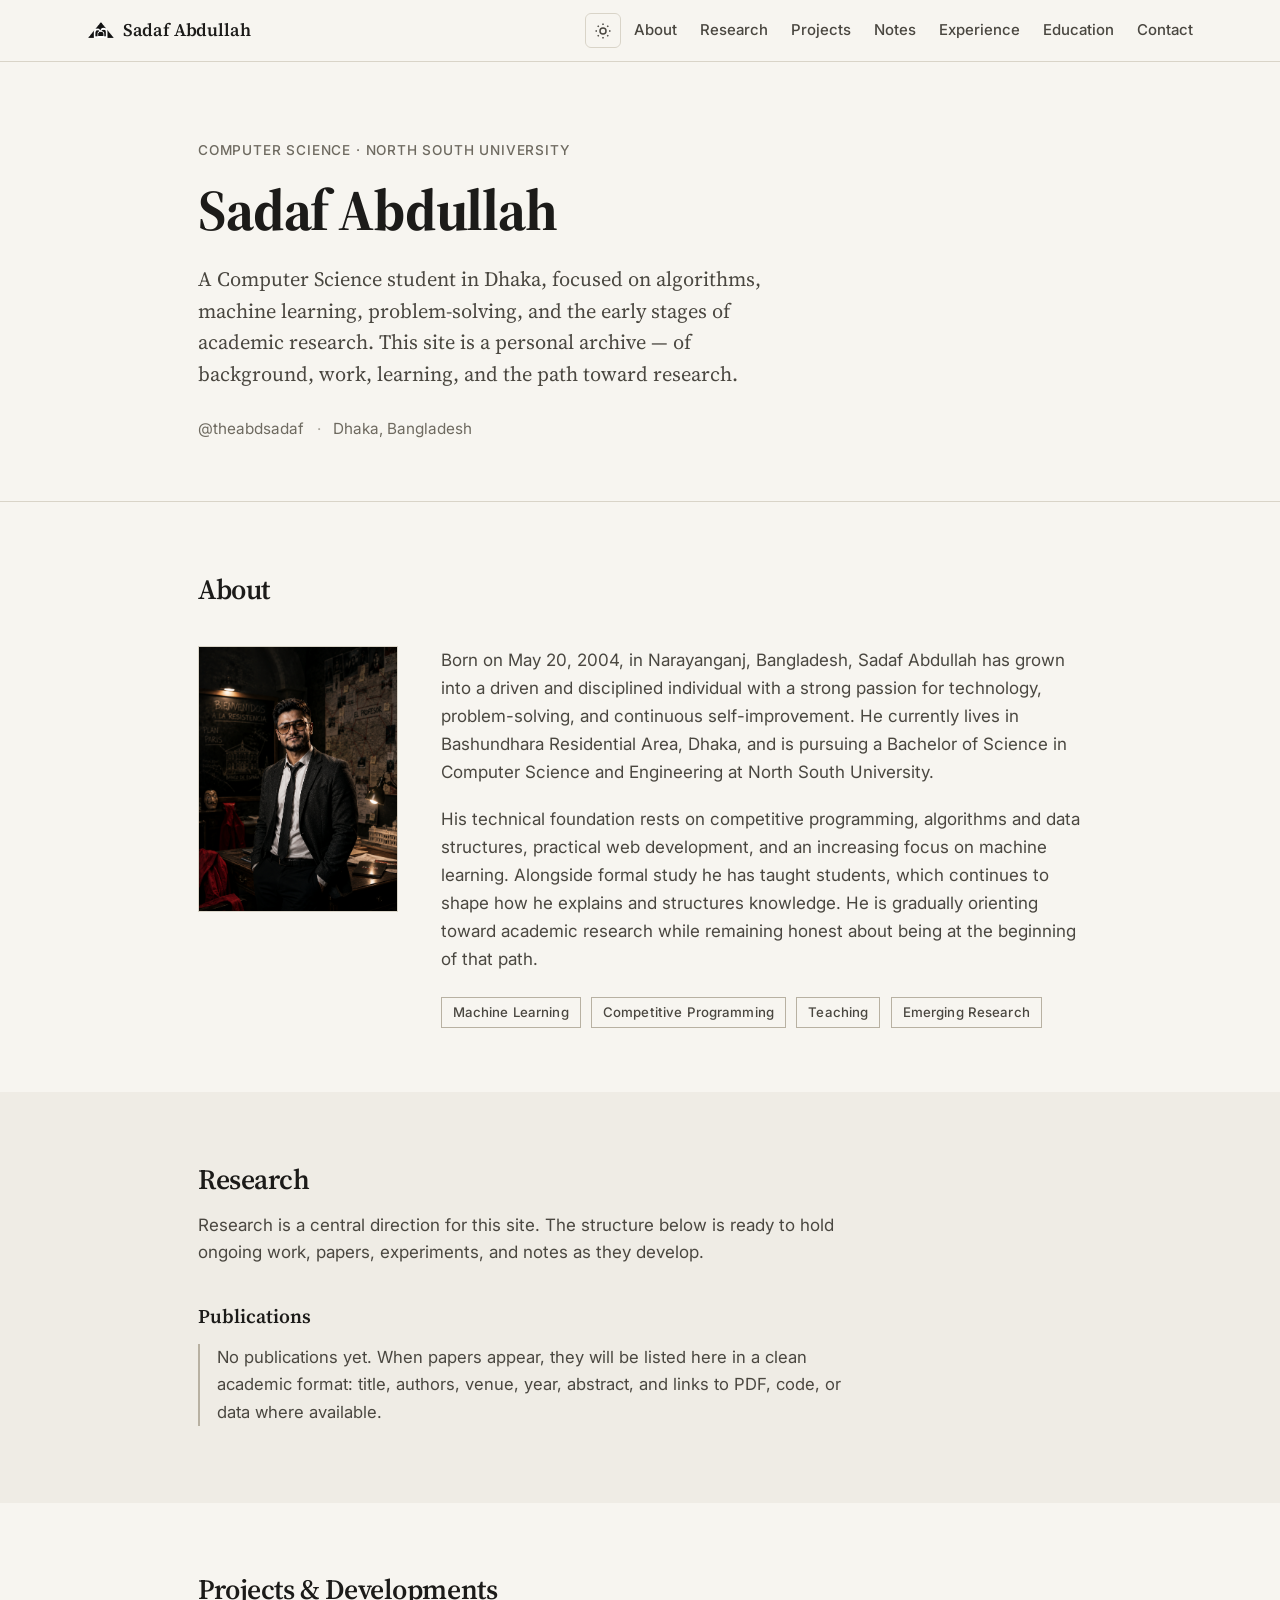
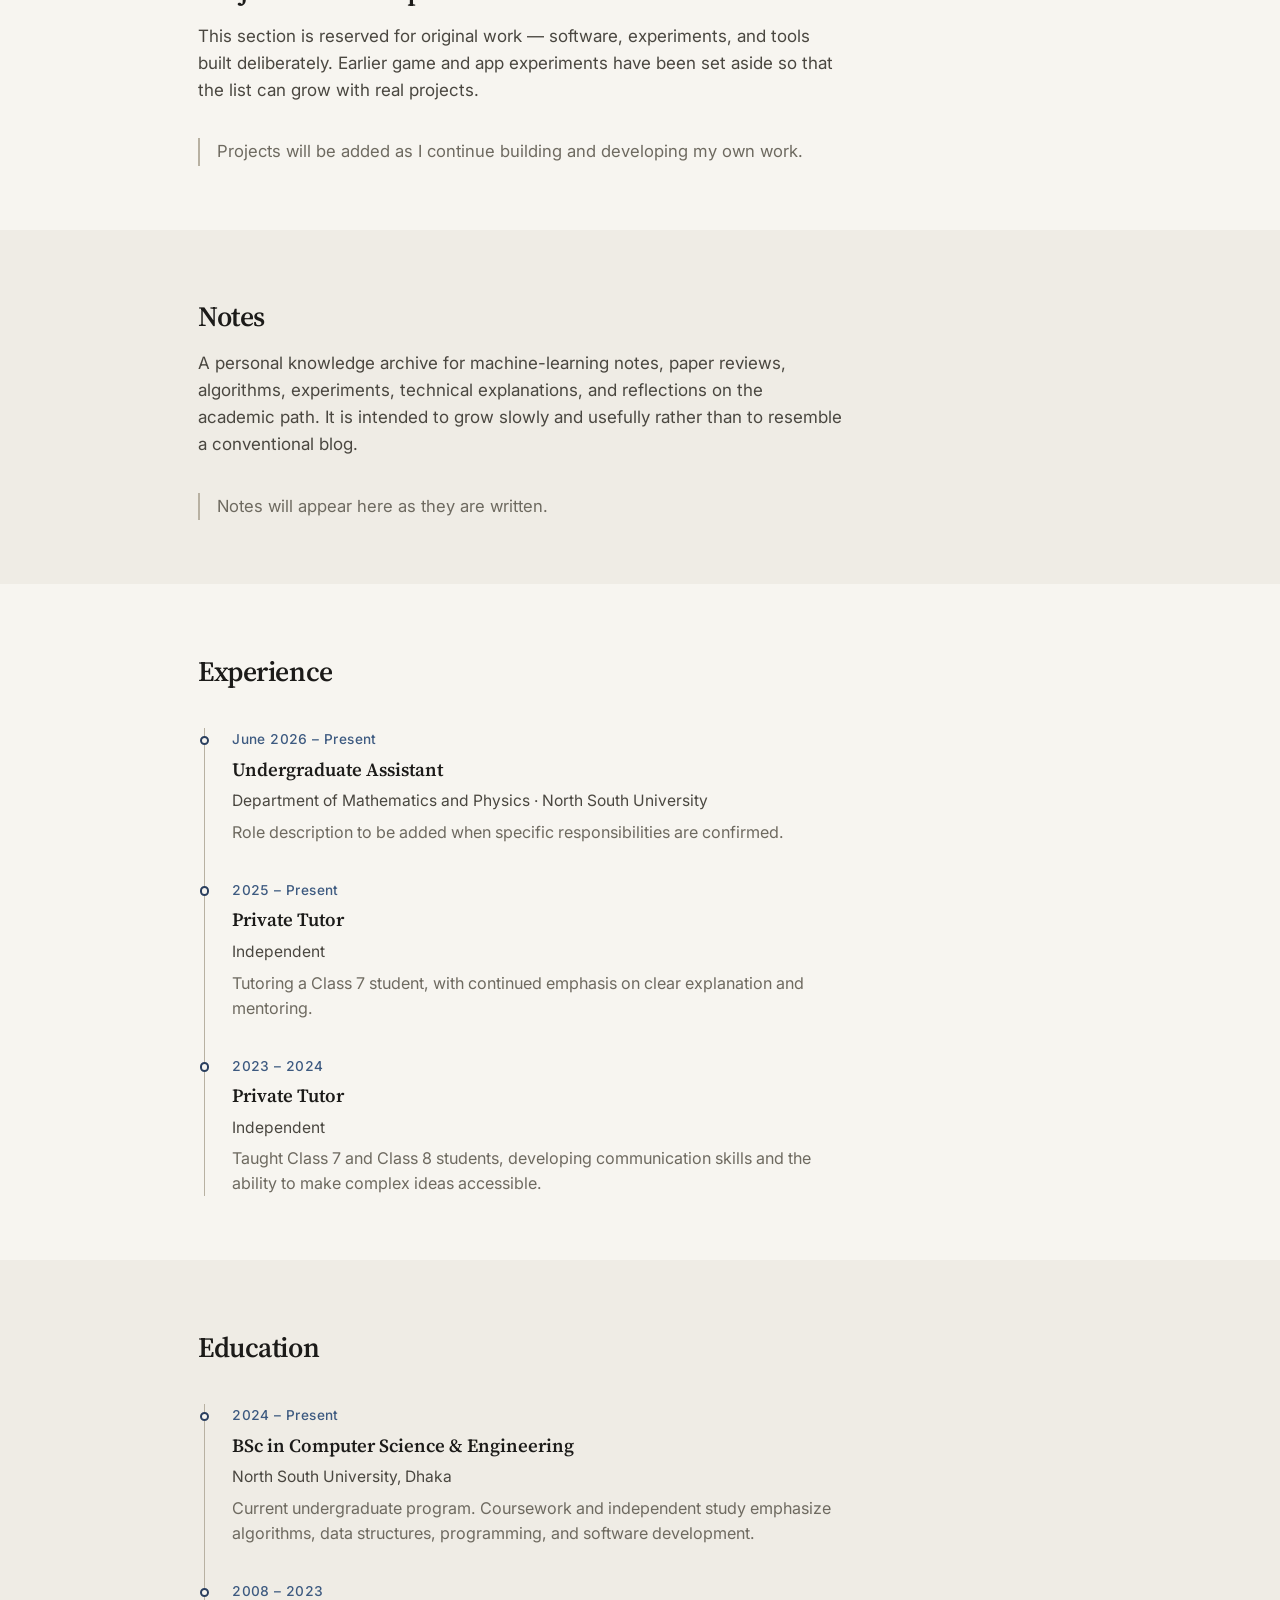
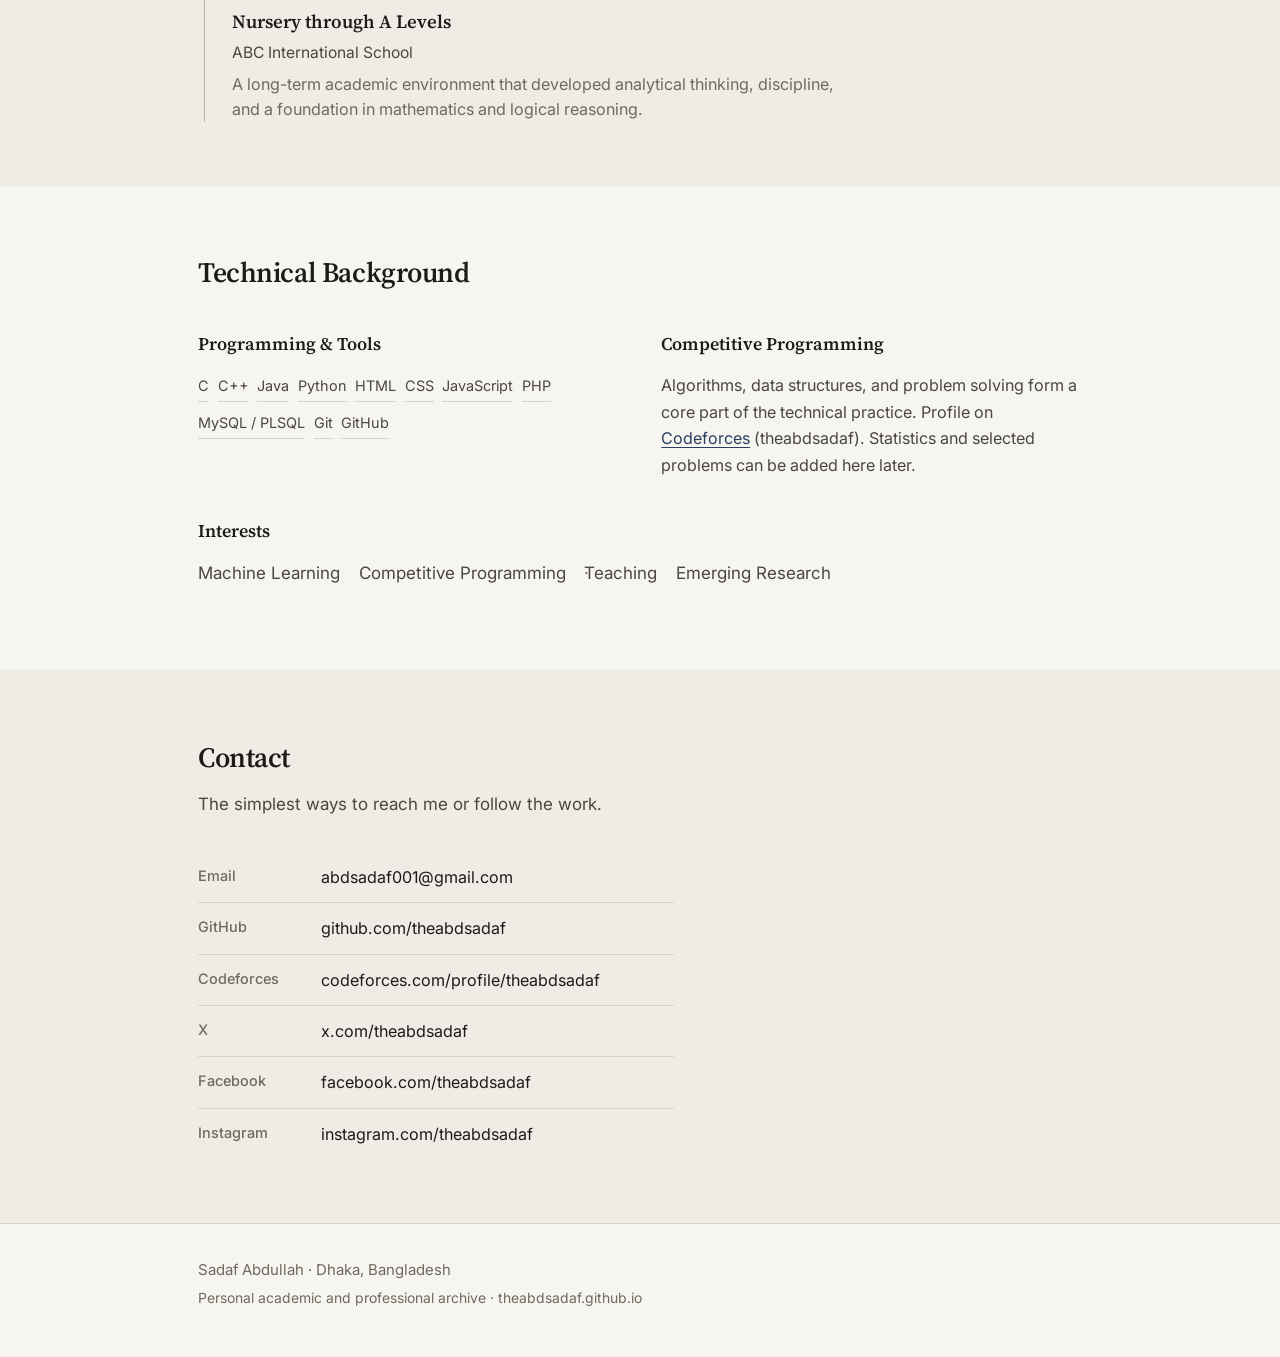
<file: index.html>
<!DOCTYPE html>
<html lang="en">
<head>
  <meta charset="UTF-8">
  <meta name="viewport" content="width=device-width, initial-scale=1.0">
  <meta name="google-site-verification" content="BS6rOiRFvV6CmYv4Phdbf9jVF5euEmPMh98Jd_J3KHI" />
  <title>Sadaf Abdullah — Computer Science Student &amp; Emerging Researcher</title>
  <meta name="description" content="Official website of Sadaf Abdullah (theabdsadaf) — Computer Science student at North South University, competitive programmer, and emerging researcher from Dhaka, Bangladesh.">
  <meta name="keywords" content="Sadaf Abdullah, theabdsadaf, Sadaf Abdullah NSU, Computer Science, North South University, competitive programming, machine learning, research, Dhaka, Bangladesh">
  <meta name="author" content="Sadaf Abdullah">
  <link rel="canonical" href="https://theabdsadaf.github.io/">
  <meta property="og:title" content="Sadaf Abdullah — Computer Science Student &amp; Emerging Researcher">
  <meta property="og:description" content="Official website of Sadaf Abdullah — Computer Science student at North South University, competitive programmer, and emerging researcher from Dhaka, Bangladesh.">
  <meta property="og:url" content="https://theabdsadaf.github.io/">
  <meta property="og:type" content="website">
  <meta property="og:site_name" content="Sadaf Abdullah">
  <meta name="twitter:card" content="summary">
  <meta name="twitter:title" content="Sadaf Abdullah — Computer Science Student &amp; Emerging Researcher">
  <meta name="twitter:description" content="Official website of Sadaf Abdullah — Computer Science student at North South University, competitive programmer, and emerging researcher from Dhaka, Bangladesh.">
  <link rel="icon" type="image/png" href="favicon.png">
  <link rel="preconnect" href="https://fonts.googleapis.com">
  <link rel="preconnect" href="https://fonts.gstatic.com" crossorigin>
  <link href="https://fonts.googleapis.com/css2?family=Source+Serif+4:ital,opsz,wght@0,8..60,400;0,8..60,600;0,8..60,700;1,8..60,400&family=Inter:wght@400;500;600&display=swap" rel="stylesheet">
  <link rel="stylesheet" href="styles.css">
  <script type="application/ld+json">
  {
    "@context": "https://schema.org",
    "@type": "Person",
    "name": "Sadaf Abdullah",
    "alternateName": "theabdsadaf",
    "url": "https://theabdsadaf.github.io/",
    "image": "https://theabdsadaf.github.io/profile.png",
    "jobTitle": "Computer Science Student",
    "affiliation": {
      "@type": "CollegeOrUniversity",
      "name": "North South University"
    },
    "address": {
      "@type": "PostalAddress",
      "addressLocality": "Dhaka",
      "addressCountry": "BD"
    },
    "sameAs": [
      "https://github.com/theabdsadaf",
      "https://codeforces.com/profile/theabdsadaf",
      "https://x.com/theabdsadaf",
      "https://www.facebook.com/theabdsadaf",
      "https://www.instagram.com/theabdsadaf/"
    ],
    "email": "mailto:abdsadaf001@gmail.com"
  }
  </script>
</head>
<body>
  <a class="skip-link" href="#main">Skip to content</a>

  <header class="site-header">
    <div class="header-inner">
      <a href="index.html" class="site-mark" aria-label="Sadaf Abdullah — Home">
        <img src="favicon.png" alt="" class="site-logo" width="28" height="20">
        <span>Sadaf Abdullah</span>
      </a>
      <div class="header-actions">
        <button type="button" class="theme-toggle" aria-label="Toggle dark mode" title="Toggle dark mode">
          <svg class="icon-sun" width="18" height="18" viewBox="0 0 24 24" fill="none" stroke="currentColor" stroke-width="2" aria-hidden="true"><circle cx="12" cy="12" r="4"/><path d="M12 2v2M12 20v2M4.93 4.93l1.41 1.41M17.66 17.66l1.41 1.41M2 12h2M20 12h2M4.93 19.07l1.41-1.41M17.66 6.34l1.41-1.41"/></svg>
          <svg class="icon-moon" width="18" height="18" viewBox="0 0 24 24" fill="none" stroke="currentColor" stroke-width="2" aria-hidden="true"><path d="M21 12.79A9 9 0 1111.21 3 7 7 0 0021 12.79z"/></svg>
        </button>
        <nav class="site-nav" aria-label="Primary">
          <button class="nav-toggle" aria-expanded="false" aria-controls="nav-menu" aria-label="Menu">
            <span></span><span></span>
          </button>
          <ul id="nav-menu" class="nav-list">
            <li><a href="#about">About</a></li>
            <li><a href="#research">Research</a></li>
            <li><a href="#projects">Projects</a></li>
            <li><a href="#notes">Notes</a></li>
            <li><a href="#experience">Experience</a></li>
            <li><a href="#education">Education</a></li>
            <li><a href="#contact">Contact</a></li>
          </ul>
        </nav>
      </div>
    </div>
  </header>

  <main id="main">
    <!-- Homepage intro -->
    <section class="hero" aria-labelledby="hero-name">
      <div class="hero-inner">
        <p class="hero-eyebrow">Computer Science · North South University</p>
        <h1 id="hero-name" class="hero-name">Sadaf Abdullah</h1>
        <p class="hero-lede">
          A Computer Science student in Dhaka, focused on algorithms, machine learning,
          problem-solving, and the early stages of academic research. This site is a personal
          archive — of background, work, learning, and the path toward research.
        </p>
        <p class="hero-meta">
          <span>@theabdsadaf</span>
          <span class="sep" aria-hidden="true">·</span>
          <span>Dhaka, Bangladesh</span>
        </p>
      </div>
    </section>

    <!-- About -->
    <section id="about" class="section" aria-labelledby="about-heading">
      <div class="section-inner">
        <div class="section-header">
          <h2 id="about-heading">About</h2>
        </div>
        <div class="about-grid">
          <div class="about-photo">
            <img src="profile.png" alt="Portrait of Sadaf Abdullah" width="360" height="480">
          </div>
          <div class="about-body">
            <p>
              Born on May 20, 2004, in Narayanganj, Bangladesh, Sadaf Abdullah has grown
              into a driven and disciplined individual with a strong passion for technology,
              problem-solving, and continuous self-improvement. He currently lives in
              Bashundhara Residential Area, Dhaka, and is pursuing a Bachelor of Science
              in Computer Science and Engineering at North South University.
            </p>
            <p>
              His technical foundation rests on competitive programming, algorithms and
              data structures, practical web development, and an increasing focus on
              machine learning. Alongside formal study he has taught students, which
              continues to shape how he explains and structures knowledge. He is gradually
              orienting toward academic research while remaining honest about being at
              the beginning of that path.
            </p>
            <div class="about-tags" aria-label="Focus areas">
              <span>Machine Learning</span>
              <span>Competitive Programming</span>
              <span>Teaching</span>
              <span>Emerging Research</span>
            </div>
          </div>
        </div>
      </div>
    </section>

    <!-- Research -->
    <section id="research" class="section section-alt" aria-labelledby="research-heading">
      <div class="section-inner">
        <div class="section-header">
          <h2 id="research-heading">Research</h2>
          <p class="section-intro">
            Research is a central direction for this site. The structure below is ready
            to hold ongoing work, papers, experiments, and notes as they develop.
          </p>
        </div>

        <div class="research-block">
          <h3>Publications</h3>
          <p class="empty-state">
            No publications yet. When papers appear, they will be listed here in a clean
            academic format: title, authors, venue, year, abstract, and links to PDF, code,
            or data where available.
          </p>
        </div>
      </div>
    </section>

    <!-- Projects -->
    <section id="projects" class="section" aria-labelledby="projects-heading">
      <div class="section-inner">
        <div class="section-header">
          <h2 id="projects-heading">Projects &amp; Developments</h2>
          <p class="section-intro">
            This section is reserved for original work — software, experiments, and tools
            built deliberately. Earlier game and app experiments have been set aside so that
            the list can grow with real projects.
          </p>
        </div>
        <p class="empty-state">
          Projects will be added as I continue building and developing my own work.
        </p>
      </div>
    </section>

    <!-- Notes -->
    <section id="notes" class="section section-alt" aria-labelledby="notes-heading">
      <div class="section-inner">
        <div class="section-header">
          <h2 id="notes-heading">Notes</h2>
          <p class="section-intro">
            A personal knowledge archive for machine-learning notes, paper reviews,
            algorithms, experiments, technical explanations, and reflections on the
            academic path. It is intended to grow slowly and usefully rather than to
            resemble a conventional blog.
          </p>
        </div>
        <p class="empty-state">
          Notes will appear here as they are written.
        </p>
      </div>
    </section>

    <!-- Experience -->
    <section id="experience" class="section" aria-labelledby="experience-heading">
      <div class="section-inner">
        <div class="section-header">
          <h2 id="experience-heading">Experience</h2>
        </div>
        <ol class="timeline">
          <li class="timeline-item">
            <div class="timeline-marker" aria-hidden="true"></div>
            <div class="timeline-content">
              <p class="timeline-date">June 2026 – Present</p>
              <h3 class="timeline-title">Undergraduate Assistant</h3>
              <p class="timeline-place">Department of Mathematics and Physics · North South University</p>
              <p class="timeline-desc">Role description to be added when specific responsibilities are confirmed.</p>
            </div>
          </li>
          <li class="timeline-item">
            <div class="timeline-marker" aria-hidden="true"></div>
            <div class="timeline-content">
              <p class="timeline-date">2025 – Present</p>
              <h3 class="timeline-title">Private Tutor</h3>
              <p class="timeline-place">Independent</p>
              <p class="timeline-desc">Tutoring a Class 7 student, with continued emphasis on clear explanation and mentoring.</p>
            </div>
          </li>
          <li class="timeline-item">
            <div class="timeline-marker" aria-hidden="true"></div>
            <div class="timeline-content">
              <p class="timeline-date">2023 – 2024</p>
              <h3 class="timeline-title">Private Tutor</h3>
              <p class="timeline-place">Independent</p>
              <p class="timeline-desc">Taught Class 7 and Class 8 students, developing communication skills and the ability to make complex ideas accessible.</p>
            </div>
          </li>
        </ol>
      </div>
    </section>

    <!-- Education -->
    <section id="education" class="section section-alt" aria-labelledby="education-heading">
      <div class="section-inner">
        <div class="section-header">
          <h2 id="education-heading">Education</h2>
        </div>
        <ol class="timeline">
          <li class="timeline-item">
            <div class="timeline-marker" aria-hidden="true"></div>
            <div class="timeline-content">
              <p class="timeline-date">2024 – Present</p>
              <h3 class="timeline-title">BSc in Computer Science &amp; Engineering</h3>
              <p class="timeline-place">North South University, Dhaka</p>
              <p class="timeline-desc">Current undergraduate program. Coursework and independent study emphasize algorithms, data structures, programming, and software development.</p>
            </div>
          </li>
          <li class="timeline-item">
            <div class="timeline-marker" aria-hidden="true"></div>
            <div class="timeline-content">
              <p class="timeline-date">2008 – 2023</p>
              <h3 class="timeline-title">Nursery through A Levels</h3>
              <p class="timeline-place">ABC International School</p>
              <p class="timeline-desc">A long-term academic environment that developed analytical thinking, discipline, and a foundation in mathematics and logical reasoning.</p>
            </div>
          </li>
        </ol>
      </div>
    </section>

    <!-- Technical background (compact) -->
    <section id="background" class="section" aria-labelledby="background-heading">
      <div class="section-inner">
        <div class="section-header">
          <h2 id="background-heading">Technical Background</h2>
        </div>
        <div class="two-col">
          <div>
            <h3>Programming &amp; Tools</h3>
            <ul class="tag-list">
              <li>C</li>
              <li>C++</li>
              <li>Java</li>
              <li>Python</li>
              <li>HTML</li>
              <li>CSS</li>
              <li>JavaScript</li>
              <li>PHP</li>
              <li>MySQL / PLSQL</li>
              <li>Git</li>
              <li>GitHub</li>
            </ul>
          </div>
          <div>
            <h3>Competitive Programming</h3>
            <p>
              Algorithms, data structures, and problem solving form a core part of the
              technical practice. Profile on
              <a href="https://codeforces.com/profile/theabdsadaf" target="_blank" rel="noopener">Codeforces</a>
              (theabdsadaf). Statistics and selected problems can be added here later.
            </p>
          </div>
        </div>
        <div class="interests-block">
          <h3>Interests</h3>
          <ul class="plain-list inline-list">
            <li>Machine Learning</li>
            <li>Competitive Programming</li>
            <li>Teaching</li>
            <li>Emerging Research</li>
          </ul>
        </div>
      </div>
    </section>

    <!-- Contact -->
    <section id="contact" class="section section-alt" aria-labelledby="contact-heading">
      <div class="section-inner">
        <div class="section-header">
          <h2 id="contact-heading">Contact</h2>
          <p class="section-intro">The simplest ways to reach me or follow the work.</p>
        </div>
        <ul class="contact-list">
          <li>
            <span class="contact-label">Email</span>
            <a href="mailto:abdsadaf001@gmail.com">abdsadaf001@gmail.com</a>
          </li>
          <li>
            <span class="contact-label">GitHub</span>
            <a href="https://github.com/theabdsadaf" target="_blank" rel="noopener">github.com/theabdsadaf</a>
          </li>
          <li>
            <span class="contact-label">Codeforces</span>
            <a href="https://codeforces.com/profile/theabdsadaf" target="_blank" rel="noopener">codeforces.com/profile/theabdsadaf</a>
          </li>
          <li>
            <span class="contact-label">X</span>
            <a href="https://x.com/theabdsadaf" target="_blank" rel="noopener">x.com/theabdsadaf</a>
          </li>
          <li>
            <span class="contact-label">Facebook</span>
            <a href="https://www.facebook.com/theabdsadaf" target="_blank" rel="noopener">facebook.com/theabdsadaf</a>
          </li>
          <li>
            <span class="contact-label">Instagram</span>
            <a href="https://www.instagram.com/theabdsadaf/" target="_blank" rel="noopener">instagram.com/theabdsadaf</a>
          </li>
        </ul>
      </div>
    </section>
  </main>

  <footer class="site-footer">
    <div class="footer-inner">
      <p>Sadaf Abdullah · Dhaka, Bangladesh</p>
      <p class="footer-note">Personal academic and professional archive · theabdsadaf.github.io</p>
    </div>
  </footer>

  <script>
    (function () {
      // Theme
      const root = document.documentElement;
      const themeBtn = document.querySelector('.theme-toggle');
      const stored = localStorage.getItem('theme');
      const prefersDark = window.matchMedia('(prefers-color-scheme: dark)').matches;
      const initial = stored || (prefersDark ? 'dark' : 'light');
      root.setAttribute('data-theme', initial);

      if (themeBtn) {
        themeBtn.addEventListener('click', function () {
          const next = root.getAttribute('data-theme') === 'dark' ? 'light' : 'dark';
          root.setAttribute('data-theme', next);
          localStorage.setItem('theme', next);
        });
      }

      // Mobile nav
      const toggle = document.querySelector('.nav-toggle');
      const menu = document.getElementById('nav-menu');
      if (toggle && menu) {
        toggle.addEventListener('click', function () {
          const open = toggle.getAttribute('aria-expanded') === 'true';
          toggle.setAttribute('aria-expanded', String(!open));
          menu.classList.toggle('is-open', !open);
        });
        menu.querySelectorAll('a').forEach(function (link) {
          link.addEventListener('click', function () {
            toggle.setAttribute('aria-expanded', 'false');
            menu.classList.remove('is-open');
          });
        });
      }
    })();
  </script>
</body>
</html>
</file>
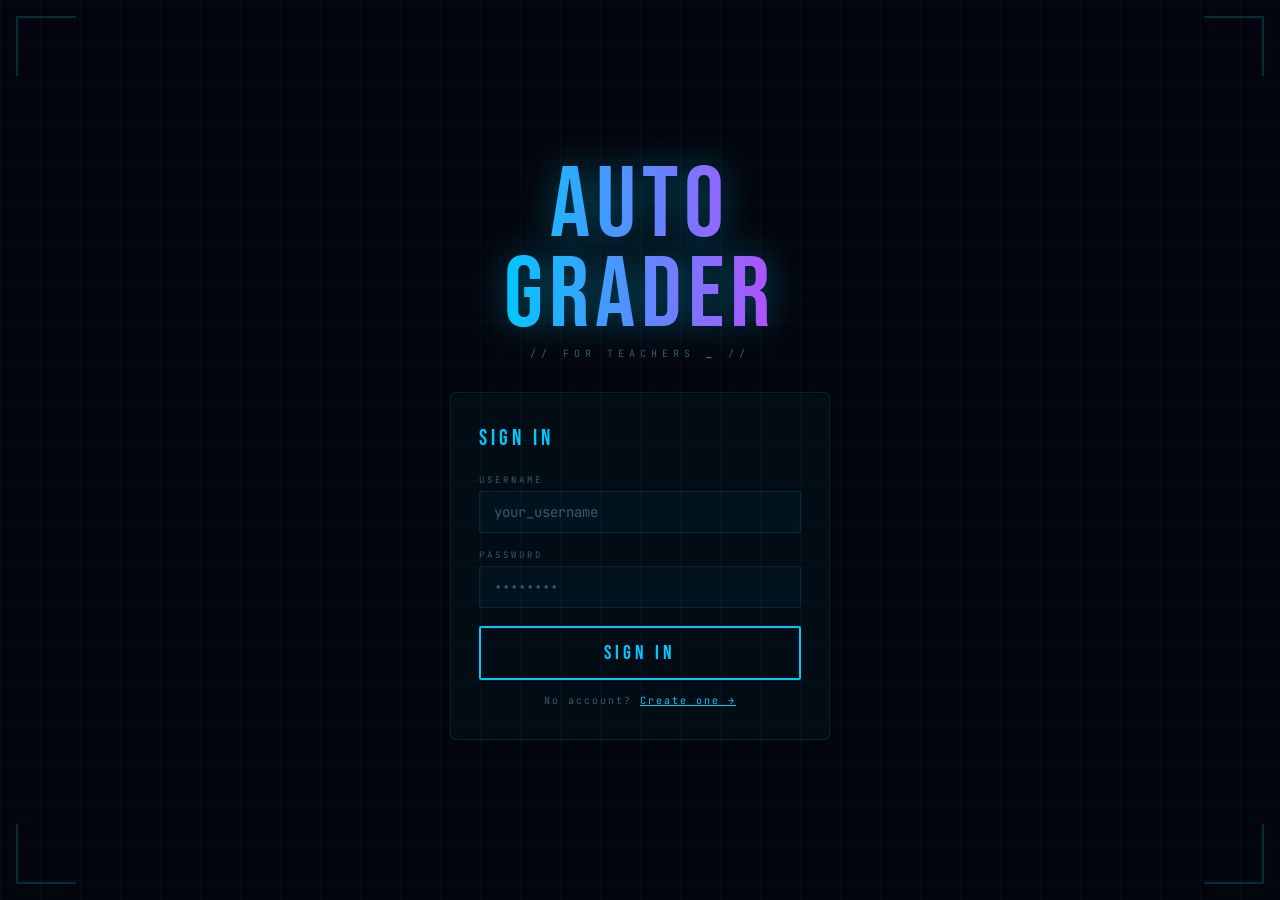
<file: autograder.html>
<!DOCTYPE html>
<html lang="en">
<head>
<meta charset="UTF-8">
<meta name="viewport" content="width=device-width, initial-scale=1.0">
<title>AUTOGRADER</title>
<style>
@import url('https://fonts.googleapis.com/css2?family=Bebas+Neue&family=JetBrains+Mono:wght@300;400;700&display=swap');

*,*::before,*::after{box-sizing:border-box;margin:0;padding:0}
:root{
  --bg:#04060d;
  --grid-line:rgba(0,200,255,0.04);
  --neon-blue:#00c8ff;
  --neon-green:#00ffb3;
  --neon-pink:#ff2d6b;
  --neon-orange:#ff8c00;
  --neon-yellow:#f5ff00;
  --neon-purple:#b44fff;
  --text:#c8eef5;
  --dim:#3a5a6b;
  --panel:rgba(0,200,255,0.04);
  --panel-border:rgba(0,200,255,0.12);
  --danger:#ff2d6b;
  --success:#00ffb3;
}

html,body{
  width:100%;min-height:100%;
  background:var(--bg);
  color:var(--text);
  font-family:'JetBrains Mono',monospace;
  overflow-x:hidden;
}

#bg-grid{
  position:fixed;inset:0;z-index:0;
  background-image:
    linear-gradient(var(--grid-line) 1px,transparent 1px),
    linear-gradient(90deg,var(--grid-line) 1px,transparent 1px);
  background-size:40px 40px;
  animation:gridDrift 30s linear infinite;
  pointer-events:none;
}
@keyframes gridDrift{0%{background-position:0 0}100%{background-position:40px 40px}}

body::after{
  content:'';position:fixed;inset:0;z-index:0;
  background:repeating-linear-gradient(0deg,transparent,transparent 2px,rgba(0,0,0,0.03) 2px,rgba(0,0,0,0.03) 4px);
  pointer-events:none;
}

.corner{position:fixed;width:60px;height:60px;border-color:var(--neon-blue);border-style:solid;opacity:0.2;z-index:1;pointer-events:none;}
.corner-tl{top:16px;left:16px;border-width:2px 0 0 2px}
.corner-tr{top:16px;right:16px;border-width:2px 2px 0 0}
.corner-bl{bottom:16px;left:16px;border-width:0 0 2px 2px}
.corner-br{bottom:16px;right:16px;border-width:0 2px 2px 0}

/* ── SCREENS ── */
.screen{
  position:fixed;inset:0;z-index:10;
  display:flex;flex-direction:column;align-items:center;justify-content:center;
  opacity:0;pointer-events:none;transition:opacity 0.3s ease;
  padding:20px;overflow-y:auto;
}
.screen.show{opacity:1;pointer-events:all}

#screen-app{
  position:relative;
  display:none;
  flex-direction:column;
  align-items:stretch;
  justify-content:flex-start;
  padding:0;
  overflow:hidden;
}
#screen-app.show{display:flex;}

/* ── LOGO ── */
.logo-wrap{text-align:center;margin-bottom:32px}
.logo-line{
  font-family:'Bebas Neue',sans-serif;
  font-size:clamp(52px,11vw,100px);
  letter-spacing:6px;line-height:0.9;
  background:linear-gradient(90deg,var(--neon-blue),var(--neon-purple) 50%,var(--neon-blue));
  background-size:200% auto;
  -webkit-background-clip:text;-webkit-text-fill-color:transparent;background-clip:text;
  animation:shimmer 4s linear infinite;
  filter:drop-shadow(0 0 18px rgba(0,200,255,0.4));
}
@keyframes shimmer{0%{background-position:0%}100%{background-position:200%}}
.logo-sub{font-size:10px;letter-spacing:5px;color:var(--dim);text-transform:uppercase;margin-top:6px;}
.logo-sub span{color:var(--neon-blue);animation:blink 1.2s step-end infinite}
@keyframes blink{0%,100%{opacity:1}50%{opacity:0}}

/* ── FORMS ── */
.form-card{
  background:var(--panel);border:1px solid var(--panel-border);
  border-radius:6px;padding:32px 28px;
  width:100%;max-width:380px;
}
.form-title{
  font-family:'Bebas Neue',sans-serif;font-size:22px;letter-spacing:4px;
  color:var(--neon-blue);margin-bottom:22px;
}
.field{margin-bottom:16px;}
.field-label{font-size:9px;letter-spacing:3px;color:var(--dim);text-transform:uppercase;margin-bottom:5px;display:block;}
.neon-input{
  width:100%;background:rgba(0,200,255,0.03);
  border:1px solid var(--panel-border);border-radius:3px;
  padding:11px 14px;font-family:'JetBrains Mono',monospace;
  font-size:14px;color:var(--text);outline:none;
  transition:border-color 0.2s,box-shadow 0.2s;
}
.neon-input:focus{border-color:var(--neon-blue);box-shadow:0 0 14px rgba(0,200,255,0.1);}
.neon-input::placeholder{color:var(--dim);}
.neon-select{
  width:100%;background:#080d12;
  border:1px solid var(--panel-border);border-radius:3px;
  padding:11px 14px;font-family:'JetBrains Mono',monospace;
  font-size:14px;color:var(--text);outline:none;
  transition:border-color 0.2s,box-shadow 0.2s;
  appearance:none;cursor:pointer;
}
.neon-select:focus{border-color:var(--neon-blue);box-shadow:0 0 14px rgba(0,200,255,0.1);}
.neon-select option{background:#080d12;}

.field-err{font-size:9px;letter-spacing:2px;color:var(--neon-pink);margin-top:4px;display:none;}
.field-err.show{display:block;}

/* ── BUTTONS ── */
.btn{
  font-family:'Bebas Neue',sans-serif;font-size:20px;letter-spacing:4px;
  padding:13px 44px;border:2px solid var(--neon-blue);
  background:transparent;color:var(--neon-blue);cursor:pointer;border-radius:2px;
  position:relative;overflow:hidden;transition:color 0.2s,box-shadow 0.2s;
  display:block;width:100%;
}
.btn::before{
  content:'';position:absolute;inset:0;background:var(--neon-blue);
  transform:translateX(-101%);transition:transform 0.2s ease;z-index:-1;
}
.btn:hover::before{transform:translateX(0)}
.btn:hover{color:var(--bg);box-shadow:0 0 24px rgba(0,200,255,0.35)}
.btn:active{transform:scale(0.98)}
.btn.pink{border-color:var(--neon-pink);color:var(--neon-pink)}
.btn.pink::before{background:var(--neon-pink)}
.btn.pink:hover{color:var(--bg);box-shadow:0 0 24px rgba(255,45,107,0.35)}
.btn.green{border-color:var(--neon-green);color:var(--neon-green)}
.btn.green::before{background:var(--neon-green)}
.btn.green:hover{color:var(--bg);box-shadow:0 0 24px rgba(0,255,179,0.35)}
.btn.orange{border-color:var(--neon-orange);color:var(--neon-orange)}
.btn.orange::before{background:var(--neon-orange)}
.btn.orange:hover{color:var(--bg);}
.btn.sm{font-size:14px;letter-spacing:3px;padding:8px 18px;border-width:1px;}

.btn-row{display:flex;gap:10px;margin-top:18px;}
.switch-link{
  font-size:10px;letter-spacing:2px;color:var(--dim);text-align:center;
  margin-top:14px;cursor:pointer;
}
.switch-link span{color:var(--neon-blue);text-decoration:underline;}

/* ── APP LAYOUT ── */
.app-topbar{
  background:rgba(4,6,13,0.95);border-bottom:1px solid var(--panel-border);
  padding:12px 24px;display:flex;align-items:center;gap:16px;flex-shrink:0;
  position:sticky;top:0;z-index:30;
  backdrop-filter:blur(8px);
}
.app-logo{
  font-family:'Bebas Neue',sans-serif;font-size:22px;letter-spacing:5px;
  background:linear-gradient(90deg,var(--neon-blue),var(--neon-purple));
  -webkit-background-clip:text;-webkit-text-fill-color:transparent;background-clip:text;
  white-space:nowrap;
}
.app-user{
  font-size:10px;letter-spacing:2px;color:var(--dim);
  padding:5px 10px;border:1px solid var(--panel-border);border-radius:2px;
}
.app-user span{color:var(--neon-blue);}
.topbar-spacer{flex:1;}
.topbar-tabs{display:flex;gap:2px;}
.tab-btn{
  font-family:'Bebas Neue',sans-serif;font-size:14px;letter-spacing:3px;
  padding:7px 16px;border:1px solid transparent;background:transparent;
  color:var(--dim);cursor:pointer;border-radius:2px;transition:all 0.2s;
  white-space:nowrap;
}
.tab-btn:hover{color:var(--text);border-color:var(--panel-border);}
.tab-btn.active{color:var(--neon-blue);border-color:var(--neon-blue);
  box-shadow:0 0 12px rgba(0,200,255,0.12);}
.logout-btn{
  font-family:'Bebas Neue',sans-serif;font-size:13px;letter-spacing:2px;
  padding:7px 14px;border:1px solid var(--neon-pink);color:var(--neon-pink);
  background:transparent;cursor:pointer;border-radius:2px;transition:all 0.2s;
}
.logout-btn:hover{background:var(--neon-pink);color:var(--bg);}

.app-body{flex:1;overflow-y:auto;padding:24px;}

/* ── VIEWS ── */
.view{display:none;}
.view.active{display:block;}

/* ── STATS ROW ── */
.stats-row{
  display:grid;grid-template-columns:repeat(auto-fit,minmax(150px,1fr));
  gap:12px;margin-bottom:24px;
}
.stat-card{
  background:var(--panel);border:1px solid var(--panel-border);
  border-radius:5px;padding:16px;
}
.stat-card-label{font-size:9px;letter-spacing:3px;color:var(--dim);text-transform:uppercase;margin-bottom:6px;}
.stat-card-val{font-family:'Bebas Neue',sans-serif;font-size:28px;letter-spacing:2px;line-height:1;}
.stat-card-val.blue{color:var(--neon-blue);}
.stat-card-val.yellow{color:var(--neon-yellow);}
.stat-card-val.green{color:var(--neon-green);}
.stat-card-val.orange{color:var(--neon-orange);}
.stat-card-val.pink{color:var(--neon-pink);}
.stat-card-val.purple{color:var(--neon-purple);}

/* ── ADD FORM ── */
.add-form-card{
  background:var(--panel);border:1px solid var(--panel-border);
  border-radius:6px;padding:24px;margin-bottom:24px;
}
.add-form-title{
  font-family:'Bebas Neue',sans-serif;font-size:18px;letter-spacing:4px;
  color:var(--neon-blue);margin-bottom:18px;
}
.form-grid{
  display:grid;grid-template-columns:repeat(auto-fit,minmax(180px,1fr));
  gap:14px;margin-bottom:16px;
}

/* ── TABLE ── */
.table-header-row{
  display:flex;align-items:center;justify-content:space-between;
  margin-bottom:12px;gap:12px;flex-wrap:wrap;
}
.section-title{
  font-family:'Bebas Neue',sans-serif;font-size:18px;letter-spacing:4px;color:var(--text);
}
.search-wrap{position:relative;}
.search-input{
  background:var(--panel);border:1px solid var(--panel-border);
  border-radius:3px;padding:8px 12px 8px 32px;
  font-family:'JetBrains Mono',monospace;font-size:12px;color:var(--text);outline:none;
  width:200px;transition:border-color 0.2s;
}
.search-input:focus{border-color:var(--neon-blue);}
.search-input::placeholder{color:var(--dim);}
.search-icon{position:absolute;left:10px;top:50%;transform:translateY(-50%);color:var(--dim);font-size:12px;pointer-events:none;}

.filter-row{display:flex;gap:8px;flex-wrap:wrap;margin-bottom:14px;}
.filter-chip{
  font-family:'Bebas Neue',sans-serif;font-size:12px;letter-spacing:2px;
  padding:5px 12px;border:1px solid var(--panel-border);color:var(--dim);
  background:transparent;cursor:pointer;border-radius:2px;transition:all 0.15s;
}
.filter-chip:hover{border-color:var(--neon-blue);color:var(--neon-blue);}
.filter-chip.active{border-color:var(--neon-blue);color:var(--neon-blue);
  background:rgba(0,200,255,0.06);}

.student-table{width:100%;border-collapse:collapse;}
.student-table th{
  font-family:'Bebas Neue',sans-serif;font-size:12px;letter-spacing:3px;
  color:var(--dim);padding:10px 12px;text-align:left;
  border-bottom:1px solid var(--panel-border);white-space:nowrap;cursor:pointer;
}
.student-table th:hover{color:var(--neon-blue);}
.student-table td{
  padding:11px 12px;border-bottom:1px solid rgba(0,200,255,0.05);
  font-size:12px;vertical-align:middle;
}
.student-table tr:hover td{background:rgba(0,200,255,0.025);}
.student-table .empty-row td{
  text-align:center;color:var(--dim);padding:32px;
  font-size:11px;letter-spacing:2px;
}

/* Grade badges */
.grade-badge{
  font-family:'Bebas Neue',sans-serif;font-size:16px;letter-spacing:2px;
  padding:3px 10px;border-radius:2px;border:1px solid;display:inline-block;
  min-width:36px;text-align:center;
}
.grade-A-plus{border-color:var(--neon-green);color:var(--neon-green);}
.grade-A{border-color:var(--neon-blue);color:var(--neon-blue);}
.grade-B{border-color:var(--neon-purple);color:var(--neon-purple);}
.grade-C{border-color:var(--neon-yellow);color:var(--neon-yellow);}
.grade-D{border-color:var(--neon-orange);color:var(--neon-orange);}
.grade-F{border-color:var(--neon-pink);color:var(--neon-pink);}

.marks-cell{font-family:'Bebas Neue',sans-serif;font-size:16px;letter-spacing:1px;color:var(--text);}
.id-cell{color:var(--dim);font-size:11px;white-space:nowrap;}
.name-cell{color:var(--text);max-width:180px;overflow:hidden;text-overflow:ellipsis;white-space:nowrap;}

.action-cell{display:flex;gap:6px;align-items:center;}
.action-btn{
  font-family:'Bebas Neue',sans-serif;font-size:11px;letter-spacing:1px;
  padding:4px 10px;border:1px solid;background:transparent;cursor:pointer;
  border-radius:2px;transition:all 0.15s;
}
.action-btn.edit{border-color:var(--neon-blue);color:var(--neon-blue);}
.action-btn.edit:hover{background:var(--neon-blue);color:var(--bg);}
.action-btn.del{border-color:var(--neon-pink);color:var(--neon-pink);}
.action-btn.del:hover{background:var(--neon-pink);color:var(--bg);}

/* ── UNDO/REDO ROW ── */
.undo-row{
  display:flex;gap:8px;margin-bottom:16px;align-items:center;
}
.undo-btn{
  font-family:'Bebas Neue',sans-serif;font-size:13px;letter-spacing:2px;
  padding:6px 14px;border:1px solid var(--panel-border);color:var(--dim);
  background:transparent;cursor:pointer;border-radius:2px;transition:all 0.2s;
}
.undo-btn:hover:not(:disabled){border-color:var(--neon-yellow);color:var(--neon-yellow);}
.undo-btn:disabled{opacity:0.3;cursor:not-allowed;}
.undo-info{font-size:9px;letter-spacing:2px;color:var(--dim);margin-left:auto;}

/* ── MODAL ── */
.modal-backdrop{
  position:fixed;inset:0;z-index:200;
  background:rgba(4,6,13,0.88);backdrop-filter:blur(4px);
  display:flex;align-items:center;justify-content:center;padding:20px;
  opacity:0;pointer-events:none;transition:opacity 0.25s;
}
.modal-backdrop.open{opacity:1;pointer-events:all;}
.modal{
  background:#060e12;border:1px solid var(--panel-border);border-radius:6px;
  padding:28px;width:100%;max-width:420px;
  transform:translateY(20px);transition:transform 0.25s;
}
.modal-backdrop.open .modal{transform:translateY(0);}
.modal-title{
  font-family:'Bebas Neue',sans-serif;font-size:20px;letter-spacing:4px;
  color:var(--neon-blue);margin-bottom:20px;
}

/* ── CHARTS VIEW ── */
.charts-grid{display:grid;grid-template-columns:repeat(auto-fit,minmax(280px,1fr));gap:18px;}
.chart-card{
  background:var(--panel);border:1px solid var(--panel-border);
  border-radius:6px;padding:20px;
}
.chart-title{
  font-family:'Bebas Neue',sans-serif;font-size:15px;letter-spacing:3px;
  color:var(--dim);margin-bottom:16px;text-transform:uppercase;
}

/* bar chart */
.bar-chart{display:flex;flex-direction:column;gap:10px;}
.bar-row{display:flex;align-items:center;gap:10px;}
.bar-label{font-size:10px;letter-spacing:1px;color:var(--dim);width:30px;flex-shrink:0;text-align:center;}
.bar-track{flex:1;background:rgba(0,200,255,0.06);border-radius:2px;height:8px;overflow:hidden;}
.bar-fill{height:100%;border-radius:2px;transition:width 0.6s cubic-bezier(0.4,0,0.2,1);}
.bar-val{font-family:'Bebas Neue',sans-serif;font-size:12px;width:40px;text-align:right;flex-shrink:0;}

/* marks scatter / distribution */
.dist-bars{display:flex;align-items:flex-end;gap:4px;height:100px;padding-top:10px;}
.dist-col{display:flex;flex-direction:column;align-items:center;gap:4px;flex:1;}
.dist-bar{width:100%;border-radius:2px 2px 0 0;min-height:2px;transition:height 0.5s ease;}
.dist-label{font-size:8px;letter-spacing:1px;color:var(--dim);white-space:nowrap;}

/* Top students */
.top-list{display:flex;flex-direction:column;gap:8px;}
.top-item{
  display:flex;align-items:center;gap:10px;
  padding:8px 10px;border:1px solid var(--panel-border);border-radius:3px;
  background:rgba(0,200,255,0.02);
}
.top-rank{font-family:'Bebas Neue',sans-serif;font-size:18px;color:var(--dim);width:24px;flex-shrink:0;}
.top-name{flex:1;font-size:11px;letter-spacing:1px;overflow:hidden;text-overflow:ellipsis;white-space:nowrap;}
.top-marks{font-family:'Bebas Neue',sans-serif;font-size:16px;color:var(--neon-blue);flex-shrink:0;}

/* ── TOAST ── */
.toast{
  position:fixed;bottom:24px;right:24px;z-index:500;
  font-family:'Bebas Neue',sans-serif;font-size:15px;letter-spacing:3px;
  padding:12px 20px;border-radius:3px;border:1px solid;
  transform:translateY(60px);opacity:0;transition:all 0.3s ease;pointer-events:none;
}
.toast.show{transform:translateY(0);opacity:1;}
.toast.success{border-color:var(--neon-green);color:var(--neon-green);background:rgba(0,255,180,0.08);}
.toast.error{border-color:var(--neon-pink);color:var(--neon-pink);background:rgba(255,45,107,0.08);}
.toast.info{border-color:var(--neon-blue);color:var(--neon-blue);background:rgba(0,200,255,0.08);}

/* ── SCROLLBAR ── */
::-webkit-scrollbar{width:4px;}
::-webkit-scrollbar-track{background:transparent;}
::-webkit-scrollbar-thumb{background:var(--dim);border-radius:2px;}

@media(max-width:600px){
  .app-topbar{padding:10px 14px;flex-wrap:wrap;gap:8px;}
  .topbar-tabs{order:10;width:100%;}
  .tab-btn{flex:1;text-align:center;}
  .app-body{padding:14px;}
  .stats-row{grid-template-columns:1fr 1fr;}
  .student-table th:nth-child(2),.student-table td:nth-child(2){display:none;}
}
</style>
</head>
<body>

<div id="bg-grid"></div>
<div class="corner corner-tl"></div>
<div class="corner corner-tr"></div>
<div class="corner corner-bl"></div>
<div class="corner corner-br"></div>

<!-- ══ SIGN IN ══ -->
<div class="screen show" id="screen-signin">
  <div class="logo-wrap">
    <div class="logo-line">AUTO<br>GRADER</div>
    <div class="logo-sub">// for teachers <span>_</span> //</div>
  </div>
  <div class="form-card">
    <div class="form-title">SIGN IN</div>
    <div class="field">
      <label class="field-label">Username</label>
      <input class="neon-input" id="si-user" placeholder="your_username" autocomplete="off" spellcheck="false">
      <div class="field-err" id="si-user-err">Username required</div>
    </div>
    <div class="field">
      <label class="field-label">Password</label>
      <input class="neon-input" id="si-pass" type="password" placeholder="••••••••">
      <div class="field-err" id="si-pass-err">Invalid credentials</div>
    </div>
    <div class="btn-row">
      <button class="btn" onclick="signIn()">SIGN IN</button>
    </div>
    <div class="switch-link" onclick="goToSignUp()">No account? <span>Create one →</span></div>
  </div>
</div>

<!-- ══ SIGN UP ══ -->
<div class="screen" id="screen-signup">
  <div class="logo-wrap">
    <div class="logo-line">CREATE<br>ACCOUNT</div>
    <div class="logo-sub">// teacher registration <span>_</span> //</div>
  </div>
  <div class="form-card">
    <div class="form-title">SIGN UP</div>
    <div class="field">
      <label class="field-label">Username</label>
      <input class="neon-input" id="su-user" placeholder="choose_a_username" autocomplete="off" spellcheck="false">
      <div class="field-err" id="su-user-err">Username already taken</div>
    </div>
    <div class="field">
      <label class="field-label">Password</label>
      <input class="neon-input" id="su-pass" type="password" placeholder="min 4 characters">
      <div class="field-err" id="su-pass-err">Min 4 characters</div>
    </div>
    <div class="field">
      <label class="field-label">Confirm Password</label>
      <input class="neon-input" id="su-pass2" type="password" placeholder="repeat password">
      <div class="field-err" id="su-pass2-err">Passwords don't match</div>
    </div>
    <div class="btn-row">
      <button class="btn" onclick="signUp()">CREATE ACCOUNT</button>
    </div>
    <div class="switch-link" onclick="goToSignIn()">Already have an account? <span>Sign in →</span></div>
  </div>
</div>

<!-- ══ APP ══ -->
<div class="screen" id="screen-app">

  <div class="app-topbar">
    <div class="app-logo">📊 AGRDR</div>
    <div class="app-user">LOGGED IN AS <span id="topbar-username">—</span></div>
    <div class="topbar-spacer"></div>
    <div class="topbar-tabs">
      <button class="tab-btn active" data-tab="students" onclick="switchTab('students')">STUDENTS</button>
      <button class="tab-btn" data-tab="add"      onclick="switchTab('add')">+ ADD</button>
      <button class="tab-btn" data-tab="charts"   onclick="switchTab('charts')">CHARTS</button>
    </div>
    <button class="logout-btn" onclick="logout()">LOGOUT</button>
  </div>

  <div class="app-body">

    <!-- STATS -->
    <div class="stats-row" id="stats-row"></div>

    <!-- ── TAB: STUDENTS ── -->
    <div class="view active" id="view-students">
      <div class="table-header-row">
        <div class="section-title">ALL STUDENTS</div>
        <div style="display:flex;gap:8px;align-items:center;flex-wrap:wrap;">
          <div class="search-wrap">
            <span class="search-icon">🔍</span>
            <input class="search-input" id="search-input" placeholder="Search..." oninput="renderTable()">
          </div>
          <div style="display:flex;gap:6px;">
            <button class="undo-btn" id="undo-btn" onclick="undo()" title="Undo (Ctrl+Z)">↩ UNDO</button>
            <button class="undo-btn" id="redo-btn" onclick="redo()" title="Redo (Ctrl+Y)">↪ REDO</button>
          </div>
        </div>
      </div>
      <div class="filter-row" id="filter-row"></div>
      <div style="overflow-x:auto;">
        <table class="student-table" id="student-table">
          <thead>
            <tr>
              <th onclick="sortBy('serial')"># ↕</th>
              <th onclick="sortBy('id')">STUDENT ID ↕</th>
              <th onclick="sortBy('name')">NAME ↕</th>
              <th onclick="sortBy('marks')">MARKS ↕</th>
              <th onclick="sortBy('grade')">GRADE ↕</th>
              <th>ACTIONS</th>
            </tr>
          </thead>
          <tbody id="student-tbody"></tbody>
        </table>
      </div>
    </div>

    <!-- ── TAB: ADD ── -->
    <div class="view" id="view-add">
      <div class="add-form-card">
        <div class="add-form-title">➕ ADD NEW STUDENT</div>
        <div class="form-grid">
          <div class="field">
            <label class="field-label">Student Name</label>
            <input class="neon-input" type="text" id="add-name" placeholder="Full name" spellcheck="false">
            <div class="field-err" id="add-name-err">Name required</div>
          </div>
          <div class="field">
            <label class="field-label">Student ID</label>
            <input class="neon-input" type="text" id="add-id" placeholder="e.g. STU-001" spellcheck="false">
            <div class="field-err" id="add-id-err">ID required or already exists</div>
          </div>
          <div class="field">
            <label class="field-label">Marks (0 – 100)</label>
            <input class="neon-input" type="number" id="add-marks" placeholder="0 – 100" min="0" max="100">
            <div class="field-err" id="add-marks-err">Valid marks (0-100) required</div>
          </div>
        </div>
        <div style="display:flex;gap:10px;">
          <button class="btn green sm" onclick="addStudent()" style="width:auto">ADD STUDENT</button>
          <button class="btn sm" onclick="clearAddForm()" style="width:auto">CLEAR</button>
        </div>
      </div>

      <!-- Grade scale reference -->
      <div class="add-form-card">
        <div class="add-form-title">📋 GRADE SCALE</div>
        <div style="display:grid;grid-template-columns:repeat(auto-fit,minmax(120px,1fr));gap:10px;">
          <div class="stat-card"><div class="stat-card-label">A+ Grade</div><div class="stat-card-val green">90 – 100</div></div>
          <div class="stat-card"><div class="stat-card-label">A Grade</div><div class="stat-card-val blue">80 – 89</div></div>
          <div class="stat-card"><div class="stat-card-label">B Grade</div><div class="stat-card-val purple">70 – 79</div></div>
          <div class="stat-card"><div class="stat-card-label">C Grade</div><div class="stat-card-val yellow">60 – 69</div></div>
          <div class="stat-card"><div class="stat-card-label">D Grade</div><div class="stat-card-val orange">50 – 59</div></div>
          <div class="stat-card"><div class="stat-card-label">F Grade</div><div class="stat-card-val pink">0 – 49</div></div>
        </div>
      </div>
    </div>

    <!-- ── TAB: CHARTS ── -->
    <div class="view" id="view-charts">
      <div class="charts-grid" id="charts-grid">
        <div class="chart-card">
          <div class="chart-title">GRADE DISTRIBUTION</div>
          <div class="bar-chart" id="grade-chart"></div>
        </div>
        <div class="chart-card">
          <div class="chart-title">TOP 5 STUDENTS</div>
          <div class="top-list" id="top-list"></div>
        </div>
        <div class="chart-card">
          <div class="chart-title">MARKS DISTRIBUTION</div>
          <div class="dist-bars" id="dist-bars"></div>
        </div>
        <div class="chart-card">
          <div class="chart-title">PASS / FAIL RATIO</div>
          <canvas id="donut-canvas" width="120" height="120"></canvas>
          <div id="donut-legend" style="display:flex;flex-direction:column;gap:8px;margin-top:12px;font-size:10px;letter-spacing:1px;"></div>
        </div>
      </div>
    </div>

  </div><!-- end app-body -->
</div><!-- end screen-app -->

<!-- ══ EDIT MODAL ══ -->
<div class="modal-backdrop" id="edit-modal">
  <div class="modal">
    <div class="modal-title">✏️ EDIT STUDENT</div>
    <input type="hidden" id="edit-serial">
    <div class="field">
      <label class="field-label">Student Name</label>
      <input class="neon-input" id="edit-name" spellcheck="false">
    </div>
    <div class="field">
      <label class="field-label">Student ID</label>
      <input class="neon-input" id="edit-id" spellcheck="false">
    </div>
    <div class="field">
      <label class="field-label">Marks (0 – 100)</label>
      <input class="neon-input" type="number" id="edit-marks" min="0" max="100">
    </div>
    <div class="btn-row">
      <button class="btn sm" onclick="saveEdit()">SAVE</button>
      <button class="btn pink sm" onclick="closeModal()">CANCEL</button>
    </div>
  </div>
</div>

<!-- ══ TOAST ══ -->
<div class="toast" id="toast"></div>

<script>
/* ══════════════════════════════════════
   STORAGE HELPERS
══════════════════════════════════════ */
const LS = {
  get:(k)=>{ try{return JSON.parse(localStorage.getItem(k))}catch{return null} },
  set:(k,v)=>localStorage.setItem(k,JSON.stringify(v)),
  del:(k)=>localStorage.removeItem(k)
};

function getUsers(){ return LS.get('ag_users') || {}; }
function saveUsers(u){ LS.set('ag_users', u); }
function getStudents(){
  if(!currentUser) return [];
  return LS.get(`ag_students_${currentUser}`) || [];
}
function saveStudents(s){
  LS.set(`ag_students_${currentUser}`, s);
}

let currentUser = LS.get('ag_session') || null;

/* ══════════════════════════════════════
   GRADE CALCULATOR
══════════════════════════════════════ */
function calcGrade(marks) {
  if (marks >= 90) return 'A+';
  if (marks >= 80) return 'A';
  if (marks >= 70) return 'B';
  if (marks >= 60) return 'C';
  if (marks >= 50) return 'D';
  return 'F';
}

function gradeClass(grade) {
  return { 'A+': 'grade-A-plus', 'A': 'grade-A', 'B': 'grade-B', 'C': 'grade-C', 'D': 'grade-D', 'F': 'grade-F' }[grade] || 'grade-F';
}

/* ══════════════════════════════════════
   UNDO / REDO
══════════════════════════════════════ */
let undoStack = [], redoStack = [];

function saveState() {
  undoStack.push(JSON.stringify(getStudents()));
  if (undoStack.length > 10) undoStack.shift();
  redoStack = [];
  updateUndoButtons();
}

function undo() {
  if (!undoStack.length) { toast('Nothing to undo.', 'info'); return; }
  redoStack.push(JSON.stringify(getStudents()));
  saveStudents(JSON.parse(undoStack.pop()));
  reserialize();
  renderStats(); renderTable();
  updateUndoButtons();
  toast('Undo successful.', 'info');
}

function redo() {
  if (!redoStack.length) { toast('Nothing to redo.', 'info'); return; }
  undoStack.push(JSON.stringify(getStudents()));
  saveStudents(JSON.parse(redoStack.pop()));
  reserialize();
  renderStats(); renderTable();
  updateUndoButtons();
  toast('Redo successful.', 'info');
}

function updateUndoButtons() {
  const undoBtn = document.getElementById('undo-btn');
  const redoBtn = document.getElementById('redo-btn');
  if (undoBtn) undoBtn.disabled = !undoStack.length;
  if (redoBtn) redoBtn.disabled = !redoStack.length;
}

function reserialize() {
  let students = getStudents();
  students.forEach((s, i) => { s.serial = i + 1; });
  saveStudents(students);
}

/* ══════════════════════════════════════
   AUTH
══════════════════════════════════════ */
function signIn() {
  const user = document.getElementById('si-user').value.trim();
  const pass = document.getElementById('si-pass').value;
  let ok = true;
  document.getElementById('si-user-err').classList.remove('show');
  document.getElementById('si-pass-err').classList.remove('show');
  if (!user) { document.getElementById('si-user-err').textContent='Username required'; document.getElementById('si-user-err').classList.add('show'); ok=false; }
  const users = getUsers();
  if (ok && (!users[user] || users[user] !== pass)) {
    document.getElementById('si-pass-err').textContent='Invalid credentials';
    document.getElementById('si-pass-err').classList.add('show'); ok=false;
  }
  if (!ok) return;
  currentUser = user;
  LS.set('ag_session', user);
  launchApp();
}

function signUp() {
  const user = document.getElementById('su-user').value.trim();
  const pass = document.getElementById('su-pass').value;
  const pass2 = document.getElementById('su-pass2').value;
  let ok = true;
  ['su-user-err','su-pass-err','su-pass2-err'].forEach(id=>document.getElementById(id).classList.remove('show'));
  const users = getUsers();
  if (!user || users[user]) { document.getElementById('su-user-err').textContent=users[user]?'Username already taken':'Username required'; document.getElementById('su-user-err').classList.add('show'); ok=false; }
  if (pass.length < 4) { document.getElementById('su-pass-err').classList.add('show'); ok=false; }
  if (pass !== pass2) { document.getElementById('su-pass2-err').classList.add('show'); ok=false; }
  if (!ok) return;
  users[user] = pass;
  saveUsers(users);
  currentUser = user;
  LS.set('ag_session', user);
  launchApp();
}

function goToSignUp() {
  document.getElementById('screen-signin').classList.remove('show');
  document.getElementById('screen-signup').classList.add('show');
}
function goToSignIn() {
  document.getElementById('screen-signup').classList.remove('show');
  document.getElementById('screen-signin').classList.add('show');
}

function logout() {
  currentUser = null;
  LS.del('ag_session');
  undoStack = []; redoStack = [];
  document.getElementById('screen-app').classList.remove('show');
  document.getElementById('screen-app').style.display = 'none';
  document.getElementById('screen-signin').classList.add('show');
  document.getElementById('si-user').value = '';
  document.getElementById('si-pass').value = '';
}

function launchApp() {
  document.getElementById('screen-signin').classList.remove('show');
  document.getElementById('screen-signup').classList.remove('show');
  document.getElementById('screen-app').style.display = 'flex';
  setTimeout(() => document.getElementById('screen-app').classList.add('show'), 10);
  document.getElementById('topbar-username').textContent = currentUser.toUpperCase();
  undoStack = []; redoStack = [];
  updateUndoButtons();
  renderStats();
  renderTable();
  switchTab('students');
}

/* ══════════════════════════════════════
   TABS
══════════════════════════════════════ */
function switchTab(tab) {
  document.querySelectorAll('.view').forEach(v => v.classList.remove('active'));
  document.querySelectorAll('.tab-btn').forEach(b => b.classList.remove('active'));
  document.getElementById('view-' + tab).classList.add('active');
  document.querySelector(`[data-tab="${tab}"]`).classList.add('active');
  if (tab === 'charts') renderCharts();
}

/* ══════════════════════════════════════
   STATS
══════════════════════════════════════ */
function renderStats() {
  const students = getStudents();
  const total = students.length;
  const passing = students.filter(s => s.marks >= 50).length;
  const failing = total - passing;
  const avg = total ? (students.reduce((s,st) => s + st.marks, 0) / total).toFixed(1) : '—';
  const highest = total ? Math.max(...students.map(s => s.marks)) : '—';
  const aPlus = students.filter(s => s.marks >= 90).length;

  document.getElementById('stats-row').innerHTML = `
    <div class="stat-card"><div class="stat-card-label">Total Students</div><div class="stat-card-val blue">${total}</div></div>
    <div class="stat-card"><div class="stat-card-label">Average Marks</div><div class="stat-card-val yellow">${avg}</div></div>
    <div class="stat-card"><div class="stat-card-label">Passing</div><div class="stat-card-val green">${passing}</div></div>
    <div class="stat-card"><div class="stat-card-label">Failing</div><div class="stat-card-val pink">${failing}</div></div>
    <div class="stat-card"><div class="stat-card-label">Highest Marks</div><div class="stat-card-val orange">${highest}</div></div>
    <div class="stat-card"><div class="stat-card-label">A+ Students</div><div class="stat-card-val purple">${aPlus}</div></div>
  `;
}

/* ══════════════════════════════════════
   ADD STUDENT
══════════════════════════════════════ */
function addStudent() {
  const name  = document.getElementById('add-name').value.trim();
  const sid   = document.getElementById('add-id').value.trim();
  const marks = parseFloat(document.getElementById('add-marks').value);

  let ok = true;
  ['add-name-err','add-id-err','add-marks-err'].forEach(id=>document.getElementById(id).classList.remove('show'));

  if (!name) { document.getElementById('add-name-err').textContent='Name required'; document.getElementById('add-name-err').classList.add('show'); ok=false; }
  const existing = getStudents();
  if (!sid || existing.some(s=>s.id===sid)) { document.getElementById('add-id-err').textContent=!sid?'ID required':'ID already exists'; document.getElementById('add-id-err').classList.add('show'); ok=false; }
  if (isNaN(marks) || marks < 0 || marks > 100) { document.getElementById('add-marks-err').classList.add('show'); ok=false; }
  if (!ok) return;

  saveState();
  const serial = existing.length + 1;
  existing.push({ serial, id: sid, name, marks, grade: calcGrade(marks) });
  saveStudents(existing);
  clearAddForm();
  renderStats(); renderTable();
  toast('Student added!', 'success');
  switchTab('students');
}

function clearAddForm() {
  ['add-name','add-id','add-marks'].forEach(id => document.getElementById(id).value = '');
  ['add-name-err','add-id-err','add-marks-err'].forEach(id=>document.getElementById(id).classList.remove('show'));
}

/* ══════════════════════════════════════
   TABLE
══════════════════════════════════════ */
let sortField = 'serial', sortDir = 1, activeFilter = 'ALL';

function sortBy(f) {
  if (sortField === f) sortDir *= -1; else { sortField = f; sortDir = 1; }
  renderTable();
}

function renderTable() {
  const students = getStudents();
  const search = document.getElementById('search-input').value.toLowerCase();

  const grades = ['ALL', 'A+', 'A', 'B', 'C', 'D', 'F'];
  document.getElementById('filter-row').innerHTML = grades.map(g =>
    `<button class="filter-chip${g===activeFilter?' active':''}" onclick="setFilter('${g}')">${g}</button>`
  ).join('');

  let filtered = students.filter(s => {
    const matchGrade = activeFilter === 'ALL' || s.grade === activeFilter;
    const matchSearch = !search ||
      s.name.toLowerCase().includes(search) ||
      s.id.toLowerCase().includes(search) ||
      String(s.marks).includes(search);
    return matchGrade && matchSearch;
  });

  filtered.sort((a, b) => {
    if (sortField === 'serial') return sortDir * (a.serial - b.serial);
    if (sortField === 'marks')  return sortDir * (a.marks - b.marks);
    if (sortField === 'name')   return sortDir * a.name.localeCompare(b.name);
    if (sortField === 'id')     return sortDir * a.id.localeCompare(b.id);
    if (sortField === 'grade') {
      const order = {'A+':0,'A':1,'B':2,'C':3,'D':4,'F':5};
      return sortDir * (order[a.grade] - order[b.grade]);
    }
    return 0;
  });

  const tbody = document.getElementById('student-tbody');
  if (!filtered.length) {
    tbody.innerHTML = `<tr class="empty-row"><td colspan="6">NO STUDENTS FOUND</td></tr>`;
    return;
  }

  tbody.innerHTML = filtered.map((s, i) => `
    <tr>
      <td class="id-cell">${s.serial}</td>
      <td class="id-cell">${s.id}</td>
      <td class="name-cell" title="${s.name}">${s.name}</td>
      <td class="marks-cell">${s.marks.toFixed(1)}</td>
      <td><span class="grade-badge ${gradeClass(s.grade)}">${s.grade}</span></td>
      <td class="action-cell">
        <button class="action-btn edit" onclick="openEdit(${s.serial})">EDIT</button>
        <button class="action-btn del"  onclick="deleteStudent(${s.serial})">DEL</button>
      </td>
    </tr>`
  ).join('');

  updateUndoButtons();
}

function setFilter(g) { activeFilter = g; renderTable(); }

/* ══════════════════════════════════════
   DELETE
══════════════════════════════════════ */
function deleteStudent(serial) {
  saveState();
  let students = getStudents().filter(s => s.serial !== serial);
  students.forEach((s, i) => s.serial = i + 1);
  saveStudents(students);
  renderStats(); renderTable();
  toast('Student deleted.', 'error');
}

/* ══════════════════════════════════════
   EDIT MODAL
══════════════════════════════════════ */
function openEdit(serial) {
  const s = getStudents().find(s => s.serial === serial);
  if (!s) return;
  document.getElementById('edit-serial').value = serial;
  document.getElementById('edit-name').value   = s.name;
  document.getElementById('edit-id').value     = s.id;
  document.getElementById('edit-marks').value  = s.marks;
  document.getElementById('edit-modal').classList.add('open');
}

function closeModal() { document.getElementById('edit-modal').classList.remove('open'); }

function saveEdit() {
  const serial = parseInt(document.getElementById('edit-serial').value);
  const name   = document.getElementById('edit-name').value.trim();
  const sid    = document.getElementById('edit-id').value.trim();
  const marks  = parseFloat(document.getElementById('edit-marks').value);

  if (!name || !sid || isNaN(marks) || marks < 0 || marks > 100) {
    toast('All fields required & marks 0-100.', 'error'); return;
  }

  saveState();
  let students = getStudents();
  const idx = students.findIndex(s => s.serial === serial);
  if (idx >= 0) students[idx] = { ...students[idx], name, id: sid, marks, grade: calcGrade(marks) };
  saveStudents(students);
  closeModal(); renderStats(); renderTable();
  toast('Student updated!', 'success');
}

document.getElementById('edit-modal').addEventListener('click', function(e) {
  if (e.target === this) closeModal();
});

/* ══════════════════════════════════════
   CHARTS
══════════════════════════════════════ */
const GRADE_COLORS = {
  'A+': '#00ffb3', 'A': '#00c8ff', 'B': '#b44fff',
  'C': '#f5ff00', 'D': '#ff8c00', 'F': '#ff2d6b'
};

function renderCharts() {
  const students = getStudents();

  // ── Grade distribution bar chart ──
  const gradeOrder = ['A+','A','B','C','D','F'];
  const gradeCounts = {};
  gradeOrder.forEach(g => gradeCounts[g] = 0);
  students.forEach(s => { if (gradeCounts[s.grade] !== undefined) gradeCounts[s.grade]++; });
  const maxCount = Math.max(...Object.values(gradeCounts), 1);

  document.getElementById('grade-chart').innerHTML = gradeOrder.map(g => `
    <div class="bar-row">
      <div class="bar-label" style="color:${GRADE_COLORS[g]}">${g}</div>
      <div class="bar-track">
        <div class="bar-fill" style="width:${(gradeCounts[g]/maxCount*100).toFixed(1)}%;background:${GRADE_COLORS[g]}"></div>
      </div>
      <div class="bar-val" style="color:${GRADE_COLORS[g]}">${gradeCounts[g]}</div>
    </div>`).join('');

  // ── Top 5 students ──
  const top5 = [...students].sort((a,b) => b.marks - a.marks).slice(0, 5);
  document.getElementById('top-list').innerHTML = top5.length
    ? top5.map((s, i) => `
        <div class="top-item">
          <div class="top-rank" style="color:${['#f5ff00','#c0c0c0','#ff8c00','#c8eef5','#c8eef5'][i]}">${i+1}</div>
          <div class="top-name">${s.name}</div>
          <div class="top-marks">${s.marks.toFixed(1)}</div>
          <span class="grade-badge ${gradeClass(s.grade)}" style="font-size:11px;padding:2px 7px">${s.grade}</span>
        </div>`).join('')
    : '<div style="color:var(--dim);font-size:11px;letter-spacing:2px">NO DATA YET</div>';

  // ── Marks distribution (ranges) ──
  const ranges = [
    {label:'0-49', min:0, max:49, col:'#ff2d6b'},
    {label:'50-59',min:50,max:59, col:'#ff8c00'},
    {label:'60-69',min:60,max:69, col:'#f5ff00'},
    {label:'70-79',min:70,max:79, col:'#b44fff'},
    {label:'80-89',min:80,max:89, col:'#00c8ff'},
    {label:'90-100',min:90,max:100,col:'#00ffb3'},
  ];
  const rangeCounts = ranges.map(r => ({ ...r, count: students.filter(s => s.marks >= r.min && s.marks <= r.max).length }));
  const maxR = Math.max(...rangeCounts.map(r => r.count), 1);
  document.getElementById('dist-bars').innerHTML = rangeCounts.map(r => `
    <div class="dist-col">
      <div class="dist-bar" style="height:${Math.max(2,(r.count/maxR*88)).toFixed(1)}px;background:${r.col};border-top:2px solid ${r.col}"></div>
      <div class="dist-label">${r.label}</div>
    </div>`).join('');

  // ── Pass/Fail donut ──
  const canvas = document.getElementById('donut-canvas');
  const ctx = canvas.getContext('2d');
  ctx.clearRect(0,0,120,120);
  const passing = students.filter(s => s.marks >= 50).length;
  const failing = students.length - passing;
  const total = students.length;

  if (total > 0) {
    const slices = [
      { val: passing, col: '#00ffb3' },
      { val: failing, col: '#ff2d6b' }
    ].filter(sl => sl.val > 0);
    let start = -Math.PI/2;
    slices.forEach(sl => {
      const slice = (sl.val / total) * Math.PI * 2;
      ctx.beginPath(); ctx.moveTo(60,60);
      ctx.arc(60,60,52,start,start+slice);
      ctx.closePath();
      ctx.fillStyle = sl.col;
      ctx.shadowBlur = 8; ctx.shadowColor = sl.col;
      ctx.fill();
      start += slice;
    });
    ctx.beginPath(); ctx.arc(60,60,28,0,Math.PI*2);
    ctx.fillStyle='#060e12'; ctx.shadowBlur=0; ctx.fill();
    // center text
    ctx.font = 'bold 11px JetBrains Mono';
    ctx.fillStyle = '#c8eef5';
    ctx.textAlign = 'center';
    ctx.fillText(total, 60, 56);
    ctx.font = '8px JetBrains Mono';
    ctx.fillStyle = '#3a5a6b';
    ctx.fillText('TOTAL', 60, 67);
  } else {
    ctx.beginPath(); ctx.arc(60,60,52,0,Math.PI*2);
    ctx.fillStyle='rgba(0,200,255,0.06)'; ctx.fill();
    ctx.beginPath(); ctx.arc(60,60,28,0,Math.PI*2);
    ctx.fillStyle='#060e12'; ctx.fill();
  }

  document.getElementById('donut-legend').innerHTML = `
    <div style="display:flex;align-items:center;gap:8px;">
      <div style="width:8px;height:8px;border-radius:50%;background:#00ffb3;flex-shrink:0;"></div>
      <span style="color:var(--dim)">Passing (≥50)</span>
      <span style="color:#00ffb3;margin-left:auto">${passing}</span>
    </div>
    <div style="display:flex;align-items:center;gap:8px;">
      <div style="width:8px;height:8px;border-radius:50%;background:#ff2d6b;flex-shrink:0;"></div>
      <span style="color:var(--dim)">Failing (&lt;50)</span>
      <span style="color:#ff2d6b;margin-left:auto">${failing}</span>
    </div>`;
}

/* ══════════════════════════════════════
   TOAST
══════════════════════════════════════ */
let toastTimer;
function toast(msg, type='success') {
  const el = document.getElementById('toast');
  el.textContent = msg;
  el.className = `toast ${type} show`;
  clearTimeout(toastTimer);
  toastTimer = setTimeout(() => el.classList.remove('show'), 2500);
}

/* ══════════════════════════════════════
   KEYBOARD SHORTCUTS
══════════════════════════════════════ */
document.addEventListener('keydown', e => {
  if (e.key === 'Escape') closeModal();
  if (e.ctrlKey && e.key === 'z') { e.preventDefault(); undo(); }
  if (e.ctrlKey && e.key === 'y') { e.preventDefault(); redo(); }
  if (e.key === 'Enter' && document.getElementById('screen-signin').classList.contains('show')) signIn();
  if (e.key === 'Enter' && document.getElementById('screen-signup').classList.contains('show')) signUp();
});

/* ══════════════════════════════════════
   INIT — restore session
══════════════════════════════════════ */
if (currentUser && getUsers()[currentUser]) {
  launchApp();
} else {
  currentUser = null;
  LS.del('ag_session');
}
</script>
</body>
</html>
</file>
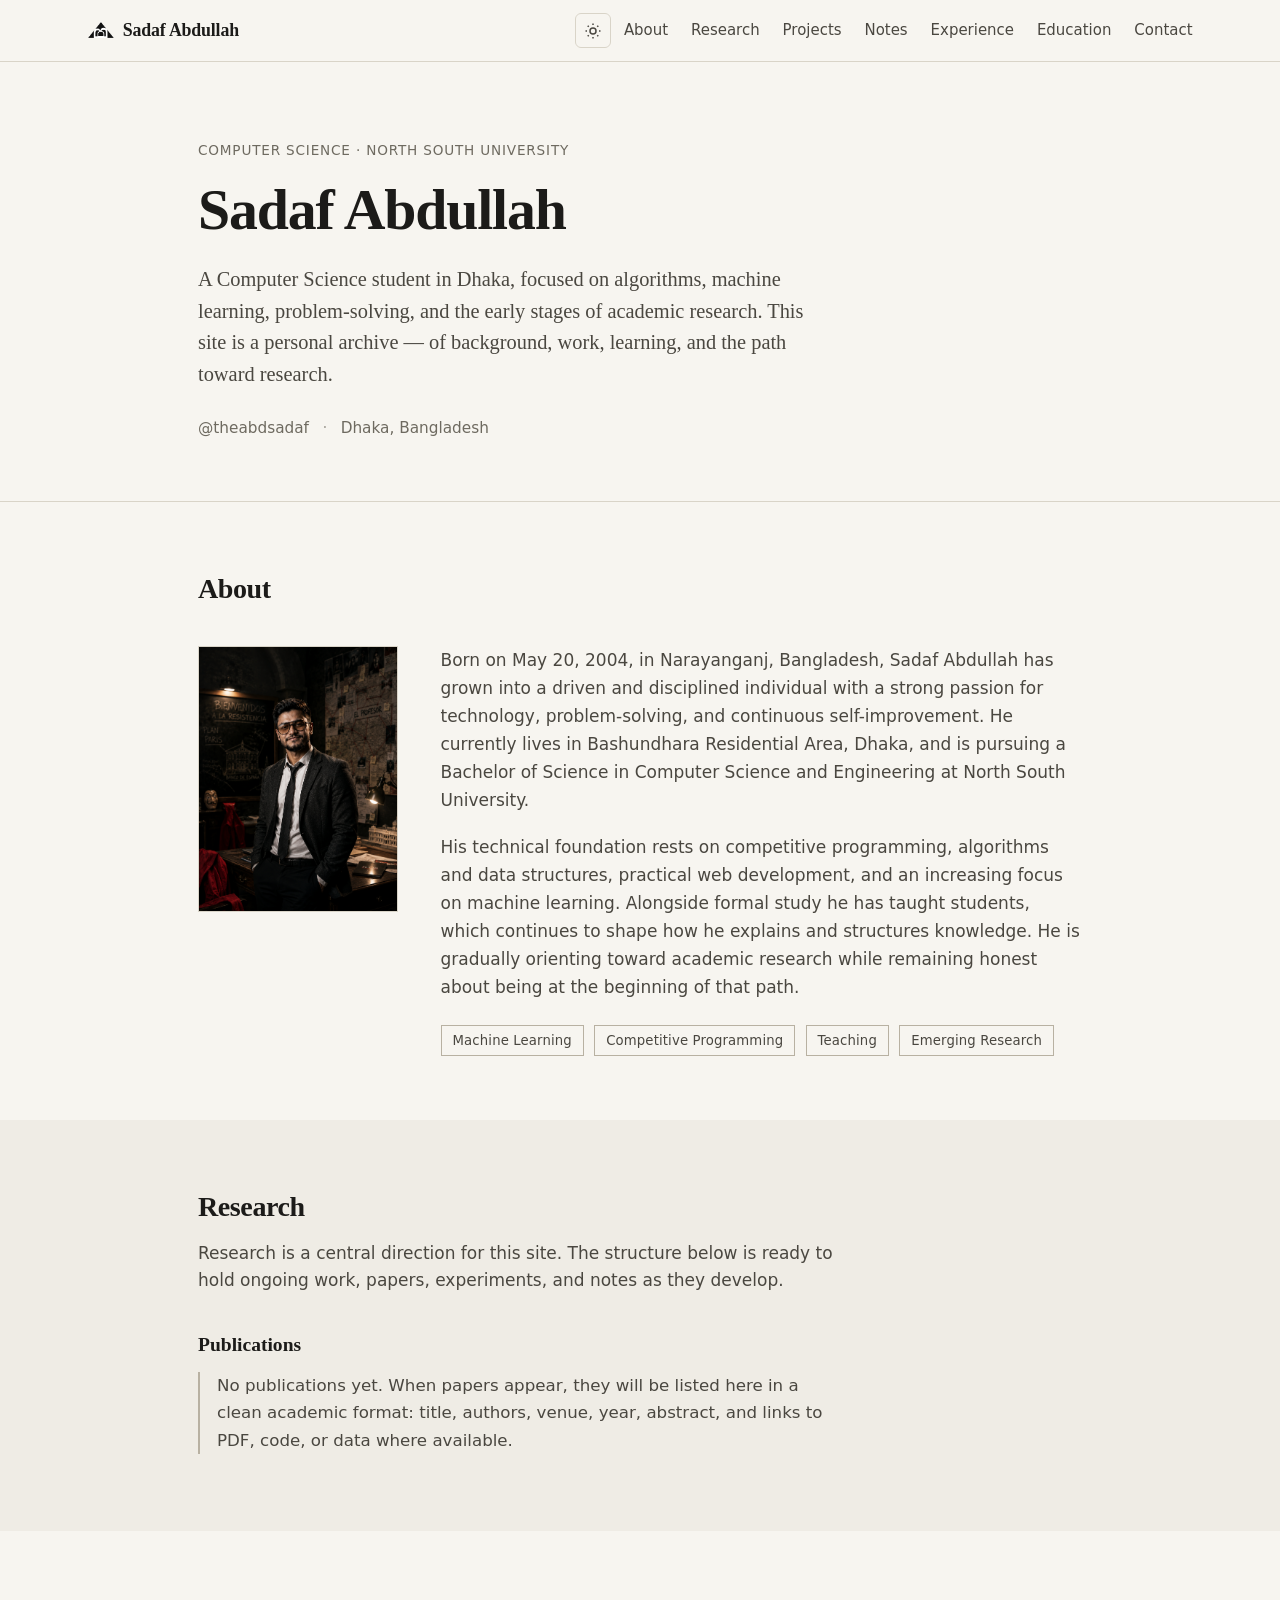
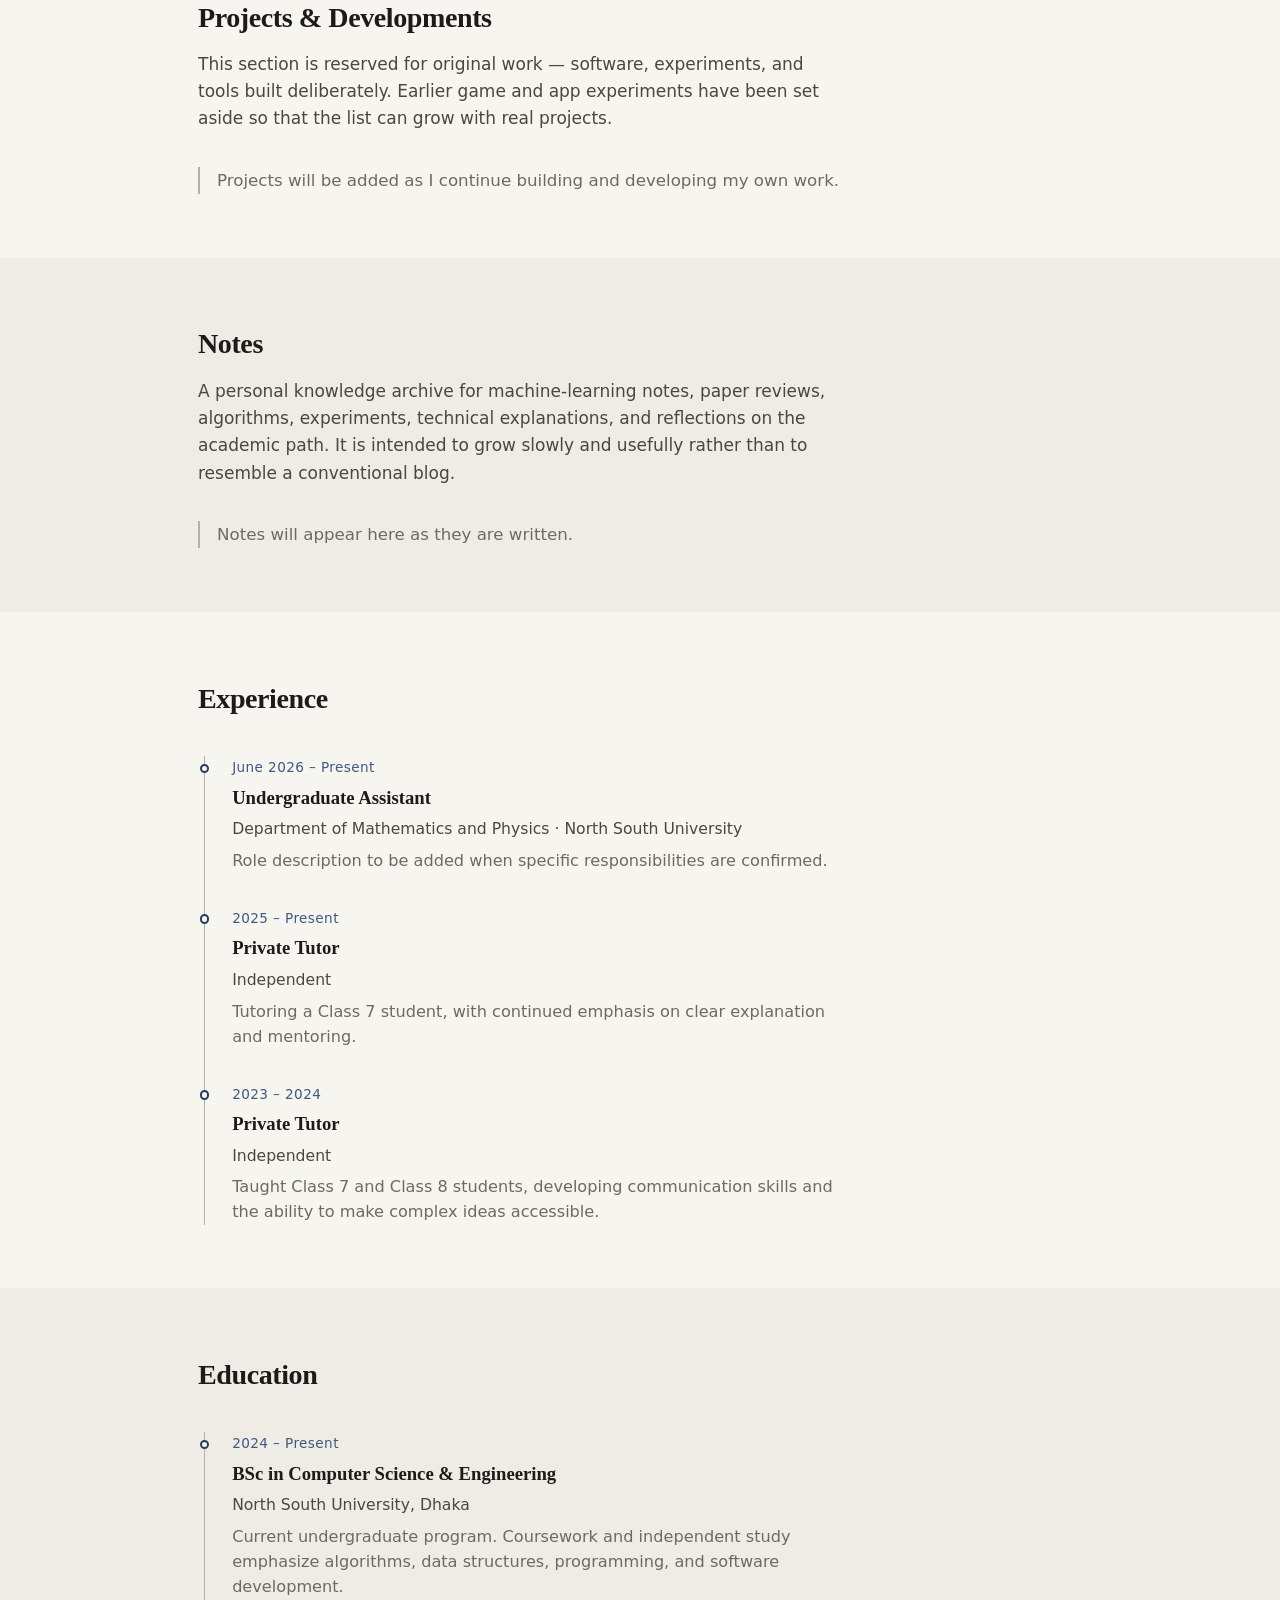
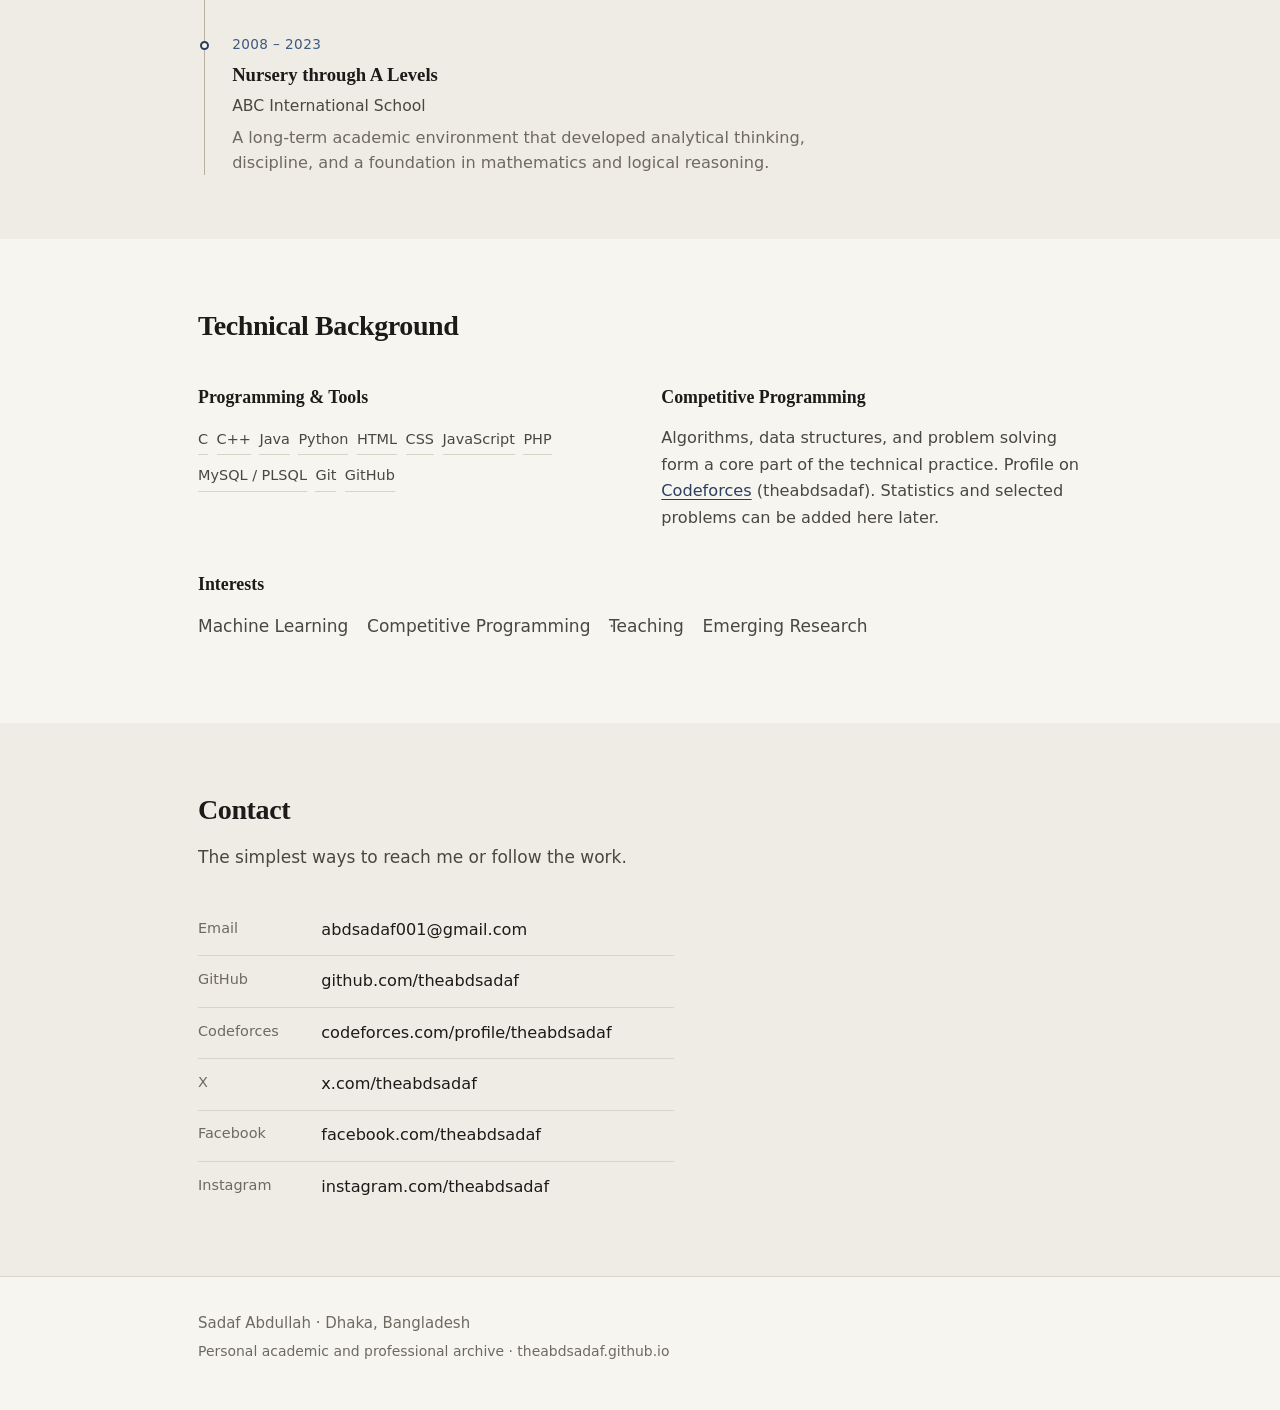
<file: contact.html>
<!DOCTYPE html>
<html lang="en">
<head>
  <meta charset="UTF-8">
  <meta name="viewport" content="width=device-width, initial-scale=1.0">
  <meta name="google-site-verification" content="BS6rOiRFvV6CmYv4Phdbf9jVF5euEmPMh98Jd_J3KHI" />
  <meta http-equiv="refresh" content="0; url=index.html#contact">
  <title>Contact — Sadaf Abdullah</title>
  <link rel="canonical" href="https://theabdsadaf.github.io/index.html#contact">
  <link rel="icon" type="image/png" href="favicon.png">
</head>
<body>
  <p>Redirecting to <a href="index.html#contact">Contact</a>…</p>
</body>
</html>
</file>
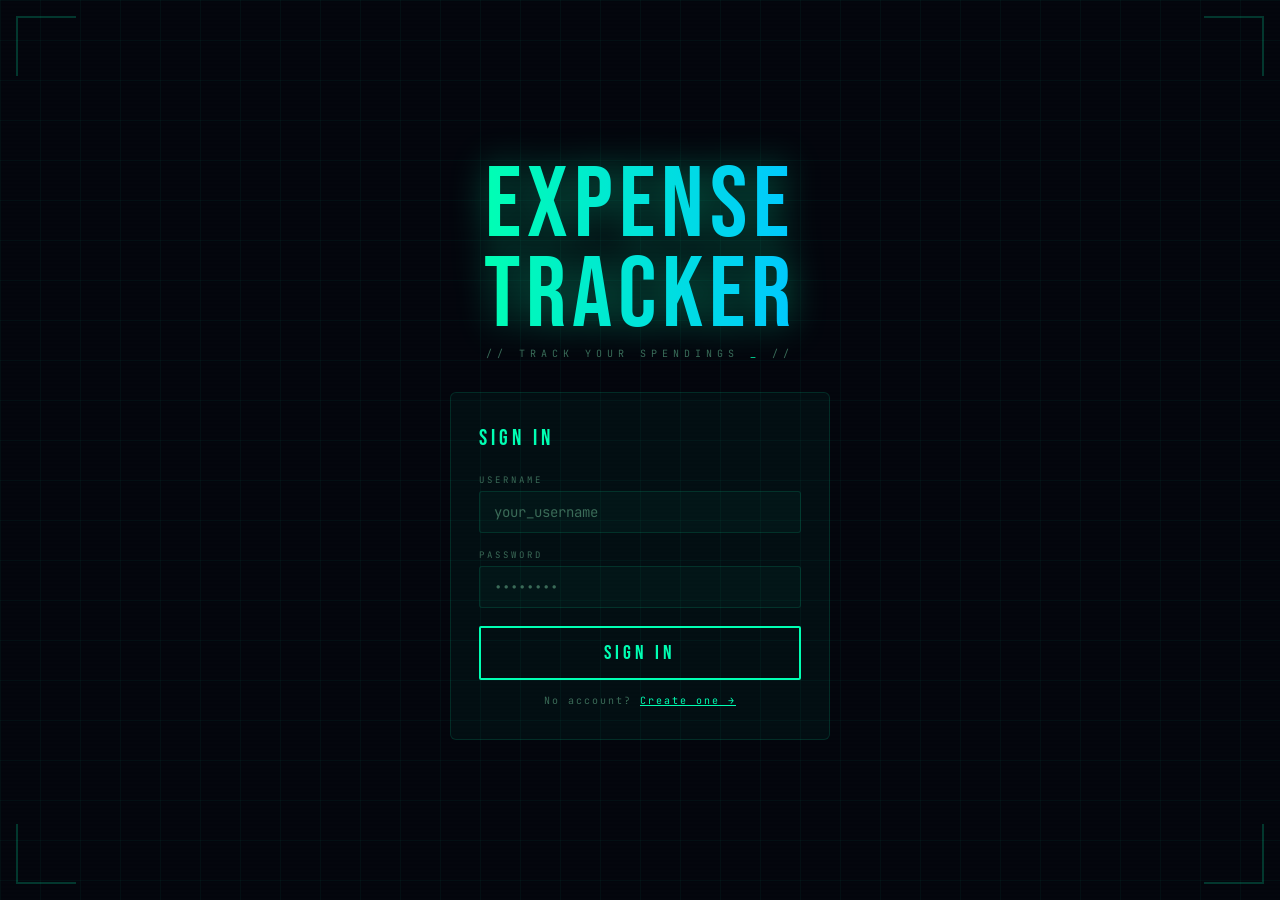
<file: expense-tracker.html>
<!DOCTYPE html>
<html lang="en">
<head>
<meta charset="UTF-8">
<meta name="viewport" content="width=device-width, initial-scale=1.0">
<title>EXPENSE TRACKER</title>
<style>
@import url('https://fonts.googleapis.com/css2?family=Bebas+Neue&family=JetBrains+Mono:wght@300;400;700&display=swap');

*,*::before,*::after{box-sizing:border-box;margin:0;padding:0}
:root{
  --bg:#04060d;
  --grid-line:rgba(0,255,180,0.04);
  --neon-green:#00ffb3;
  --neon-pink:#ff2d6b;
  --neon-blue:#00c8ff;
  --neon-orange:#ff8c00;
  --neon-yellow:#f5ff00;
  --neon-purple:#b44fff;
  --text:#c8f5e8;
  --dim:#3a6b58;
  --panel:rgba(0,255,180,0.04);
  --panel-border:rgba(0,255,180,0.12);
  --danger:#ff2d6b;
  --success:#00ffb3;
}

html,body{
  width:100%;min-height:100%;
  background:var(--bg);
  color:var(--text);
  font-family:'JetBrains Mono',monospace;
  overflow-x:hidden;
  cursor:default;
}

/* ── BG GRID ── */
#bg-grid{
  position:fixed;inset:0;z-index:0;
  background-image:
    linear-gradient(var(--grid-line) 1px,transparent 1px),
    linear-gradient(90deg,var(--grid-line) 1px,transparent 1px);
  background-size:40px 40px;
  animation:gridDrift 30s linear infinite;
  pointer-events:none;
}
@keyframes gridDrift{0%{background-position:0 0}100%{background-position:40px 40px}}

body::after{
  content:'';position:fixed;inset:0;z-index:0;
  background:repeating-linear-gradient(0deg,transparent,transparent 2px,rgba(0,0,0,0.03) 2px,rgba(0,0,0,0.03) 4px);
  pointer-events:none;
}

.corner{position:fixed;width:60px;height:60px;border-color:var(--neon-green);border-style:solid;opacity:0.2;z-index:1;pointer-events:none;}
.corner-tl{top:16px;left:16px;border-width:2px 0 0 2px}
.corner-tr{top:16px;right:16px;border-width:2px 2px 0 0}
.corner-bl{bottom:16px;left:16px;border-width:0 0 2px 2px}
.corner-br{bottom:16px;right:16px;border-width:0 2px 2px 0}

/* ── SCREENS ── */
.screen{
  position:fixed;inset:0;z-index:10;
  display:flex;flex-direction:column;align-items:center;justify-content:center;
  opacity:0;pointer-events:none;transition:opacity 0.3s ease;
  padding:20px;overflow-y:auto;
}
.screen.show{opacity:1;pointer-events:all}

/* ── APP SCREEN ── */
#screen-app{
  position:relative;
  display:none;
  flex-direction:column;
  align-items:stretch;
  justify-content:flex-start;
  padding:0;
  overflow:hidden;
}
#screen-app.show{display:flex;}

/* ── LOGO ── */
.logo-wrap{text-align:center;margin-bottom:32px}
.logo-line{
  font-family:'Bebas Neue',sans-serif;
  font-size:clamp(52px,11vw,100px);
  letter-spacing:6px;line-height:0.9;
  background:linear-gradient(90deg,var(--neon-green),var(--neon-blue) 50%,var(--neon-green));
  background-size:200% auto;
  -webkit-background-clip:text;-webkit-text-fill-color:transparent;background-clip:text;
  animation:shimmer 4s linear infinite;
  filter:drop-shadow(0 0 18px rgba(0,255,180,0.4));
}
@keyframes shimmer{0%{background-position:0%}100%{background-position:200%}}
.logo-sub{font-size:10px;letter-spacing:5px;color:var(--dim);text-transform:uppercase;margin-top:6px;}
.logo-sub span{color:var(--neon-green);animation:blink 1.2s step-end infinite}
@keyframes blink{0%,100%{opacity:1}50%{opacity:0}}

/* ── FORMS ── */
.form-card{
  background:var(--panel);border:1px solid var(--panel-border);
  border-radius:6px;padding:32px 28px;
  width:100%;max-width:380px;
}
.form-title{
  font-family:'Bebas Neue',sans-serif;font-size:22px;letter-spacing:4px;
  color:var(--neon-green);margin-bottom:22px;
}
.field{margin-bottom:16px;}
.field-label{font-size:9px;letter-spacing:3px;color:var(--dim);text-transform:uppercase;margin-bottom:5px;display:block;}
.neon-input{
  width:100%;background:rgba(0,255,180,0.03);
  border:1px solid var(--panel-border);border-radius:3px;
  padding:11px 14px;font-family:'JetBrains Mono',monospace;
  font-size:14px;color:var(--text);outline:none;
  transition:border-color 0.2s,box-shadow 0.2s;
}
.neon-input:focus{border-color:var(--neon-green);box-shadow:0 0 14px rgba(0,255,180,0.1);}
.neon-input::placeholder{color:var(--dim);}
.neon-select{
  width:100%;background:#08120d;
  border:1px solid var(--panel-border);border-radius:3px;
  padding:11px 14px;font-family:'JetBrains Mono',monospace;
  font-size:14px;color:var(--text);outline:none;
  transition:border-color 0.2s,box-shadow 0.2s;
  appearance:none;cursor:pointer;
}
.neon-select:focus{border-color:var(--neon-green);box-shadow:0 0 14px rgba(0,255,180,0.1);}
.neon-select option{background:#08120d;}

.field-err{font-size:9px;letter-spacing:2px;color:var(--neon-pink);margin-top:4px;display:none;}
.field-err.show{display:block;}

/* ── BUTTONS ── */
.btn{
  font-family:'Bebas Neue',sans-serif;font-size:20px;letter-spacing:4px;
  padding:13px 44px;border:2px solid var(--neon-green);
  background:transparent;color:var(--neon-green);cursor:pointer;border-radius:2px;
  position:relative;overflow:hidden;transition:color 0.2s,box-shadow 0.2s;
  display:block;width:100%;
}
.btn::before{
  content:'';position:absolute;inset:0;background:var(--neon-green);
  transform:translateX(-101%);transition:transform 0.2s ease;z-index:-1;
}
.btn:hover::before{transform:translateX(0)}
.btn:hover{color:var(--bg);box-shadow:0 0 24px rgba(0,255,180,0.35)}
.btn:active{transform:scale(0.98)}
.btn.pink{border-color:var(--neon-pink);color:var(--neon-pink)}
.btn.pink::before{background:var(--neon-pink)}
.btn.pink:hover{color:var(--bg);box-shadow:0 0 24px rgba(255,45,107,0.35)}
.btn.blue{border-color:var(--neon-blue);color:var(--neon-blue)}
.btn.blue::before{background:var(--neon-blue)}
.btn.blue:hover{color:var(--bg);box-shadow:0 0 24px rgba(0,200,255,0.35)}
.btn.orange{border-color:var(--neon-orange);color:var(--neon-orange)}
.btn.orange::before{background:var(--neon-orange)}
.btn.orange:hover{color:var(--bg);}
.btn.sm{font-size:14px;letter-spacing:3px;padding:8px 18px;border-width:1px;}

.btn-row{display:flex;gap:10px;margin-top:18px;}
.switch-link{
  font-size:10px;letter-spacing:2px;color:var(--dim);text-align:center;
  margin-top:14px;cursor:pointer;
}
.switch-link span{color:var(--neon-green);text-decoration:underline;}

/* ── APP LAYOUT ── */
.app-topbar{
  background:rgba(4,6,13,0.95);border-bottom:1px solid var(--panel-border);
  padding:12px 24px;display:flex;align-items:center;gap:16px;flex-shrink:0;
  position:sticky;top:0;z-index:30;
  backdrop-filter:blur(8px);
}
.app-logo{
  font-family:'Bebas Neue',sans-serif;font-size:22px;letter-spacing:5px;
  background:linear-gradient(90deg,var(--neon-green),var(--neon-blue));
  -webkit-background-clip:text;-webkit-text-fill-color:transparent;background-clip:text;
  white-space:nowrap;
}
.app-user{
  font-size:10px;letter-spacing:2px;color:var(--dim);
  padding:5px 10px;border:1px solid var(--panel-border);border-radius:2px;
}
.app-user span{color:var(--neon-green);}
.topbar-spacer{flex:1;}
.topbar-tabs{display:flex;gap:2px;}
.tab-btn{
  font-family:'Bebas Neue',sans-serif;font-size:14px;letter-spacing:3px;
  padding:7px 16px;border:1px solid transparent;background:transparent;
  color:var(--dim);cursor:pointer;border-radius:2px;transition:all 0.2s;
  white-space:nowrap;
}
.tab-btn:hover{color:var(--text);border-color:var(--panel-border);}
.tab-btn.active{color:var(--neon-green);border-color:var(--neon-green);
  box-shadow:0 0 12px rgba(0,255,180,0.12);}
.logout-btn{
  font-family:'Bebas Neue',sans-serif;font-size:13px;letter-spacing:2px;
  padding:7px 14px;border:1px solid var(--neon-pink);color:var(--neon-pink);
  background:transparent;cursor:pointer;border-radius:2px;transition:all 0.2s;
}
.logout-btn:hover{background:var(--neon-pink);color:var(--bg);}

.app-body{flex:1;overflow-y:auto;padding:24px;}

/* ── VIEWS ── */
.view{display:none;}
.view.active{display:block;}

/* ── STATS ROW ── */
.stats-row{
  display:grid;grid-template-columns:repeat(auto-fit,minmax(160px,1fr));
  gap:12px;margin-bottom:24px;
}
.stat-card{
  background:var(--panel);border:1px solid var(--panel-border);
  border-radius:5px;padding:16px;
}
.stat-card-label{font-size:9px;letter-spacing:3px;color:var(--dim);text-transform:uppercase;margin-bottom:6px;}
.stat-card-val{font-family:'Bebas Neue',sans-serif;font-size:28px;letter-spacing:2px;line-height:1;}
.stat-card-val.green{color:var(--neon-green);}
.stat-card-val.yellow{color:var(--neon-yellow);}
.stat-card-val.blue{color:var(--neon-blue);}
.stat-card-val.orange{color:var(--neon-orange);}
.stat-card-val.pink{color:var(--neon-pink);}

/* ── ADD FORM ── */
.add-form-card{
  background:var(--panel);border:1px solid var(--panel-border);
  border-radius:6px;padding:24px;margin-bottom:24px;
}
.add-form-title{
  font-family:'Bebas Neue',sans-serif;font-size:18px;letter-spacing:4px;
  color:var(--neon-green);margin-bottom:18px;
}
.form-grid{
  display:grid;grid-template-columns:repeat(auto-fit,minmax(180px,1fr));
  gap:14px;margin-bottom:16px;
}

/* ── TABLE ── */
.table-header-row{
  display:flex;align-items:center;justify-content:space-between;
  margin-bottom:12px;gap:12px;flex-wrap:wrap;
}
.section-title{
  font-family:'Bebas Neue',sans-serif;font-size:18px;letter-spacing:4px;color:var(--text);
}
.search-wrap{position:relative;}
.search-input{
  background:var(--panel);border:1px solid var(--panel-border);
  border-radius:3px;padding:8px 12px 8px 32px;
  font-family:'JetBrains Mono',monospace;font-size:12px;color:var(--text);outline:none;
  width:200px;transition:border-color 0.2s;
}
.search-input:focus{border-color:var(--neon-green);}
.search-input::placeholder{color:var(--dim);}
.search-icon{position:absolute;left:10px;top:50%;transform:translateY(-50%);color:var(--dim);font-size:12px;pointer-events:none;}

.filter-row{display:flex;gap:8px;flex-wrap:wrap;margin-bottom:14px;}
.filter-chip{
  font-family:'Bebas Neue',sans-serif;font-size:12px;letter-spacing:2px;
  padding:5px 12px;border:1px solid var(--panel-border);color:var(--dim);
  background:transparent;cursor:pointer;border-radius:2px;transition:all 0.15s;
}
.filter-chip:hover{border-color:var(--neon-green);color:var(--neon-green);}
.filter-chip.active{border-color:var(--neon-green);color:var(--neon-green);
  background:rgba(0,255,180,0.06);}

.expense-table{width:100%;border-collapse:collapse;}
.expense-table th{
  font-family:'Bebas Neue',sans-serif;font-size:12px;letter-spacing:3px;
  color:var(--dim);padding:10px 12px;text-align:left;
  border-bottom:1px solid var(--panel-border);white-space:nowrap;
}
.expense-table td{
  padding:11px 12px;border-bottom:1px solid rgba(0,255,180,0.05);
  font-size:12px;vertical-align:middle;
}
.expense-table tr:hover td{background:rgba(0,255,180,0.025);}
.expense-table .empty-row td{
  text-align:center;color:var(--dim);padding:32px;
  font-size:11px;letter-spacing:2px;
}

.cat-badge{
  font-family:'Bebas Neue',sans-serif;font-size:11px;letter-spacing:2px;
  padding:3px 8px;border-radius:2px;border:1px solid;display:inline-block;
}
.amount-cell{font-family:'Bebas Neue',sans-serif;font-size:16px;letter-spacing:1px;color:var(--neon-green);}
.date-cell{color:var(--dim);font-size:11px;white-space:nowrap;}
.desc-cell{color:var(--text);max-width:200px;overflow:hidden;text-overflow:ellipsis;white-space:nowrap;}

.action-cell{display:flex;gap:6px;align-items:center;}
.action-btn{
  font-family:'Bebas Neue',sans-serif;font-size:11px;letter-spacing:1px;
  padding:4px 10px;border:1px solid;background:transparent;cursor:pointer;
  border-radius:2px;transition:all 0.15s;
}
.action-btn.edit{border-color:var(--neon-blue);color:var(--neon-blue);}
.action-btn.edit:hover{background:var(--neon-blue);color:var(--bg);}
.action-btn.del{border-color:var(--neon-pink);color:var(--neon-pink);}
.action-btn.del:hover{background:var(--neon-pink);color:var(--bg);}

/* ── MODAL ── */
.modal-backdrop{
  position:fixed;inset:0;z-index:200;
  background:rgba(4,6,13,0.88);backdrop-filter:blur(4px);
  display:flex;align-items:center;justify-content:center;padding:20px;
  opacity:0;pointer-events:none;transition:opacity 0.25s;
}
.modal-backdrop.open{opacity:1;pointer-events:all;}
.modal{
  background:#060e0b;border:1px solid var(--panel-border);border-radius:6px;
  padding:28px;width:100%;max-width:420px;
  transform:translateY(20px);transition:transform 0.25s;
}
.modal-backdrop.open .modal{transform:translateY(0);}
.modal-title{
  font-family:'Bebas Neue',sans-serif;font-size:20px;letter-spacing:4px;
  color:var(--neon-blue);margin-bottom:20px;
}

/* ── CHARTS VIEW ── */
.charts-grid{display:grid;grid-template-columns:repeat(auto-fit,minmax(280px,1fr));gap:18px;}
.chart-card{
  background:var(--panel);border:1px solid var(--panel-border);
  border-radius:6px;padding:20px;
}
.chart-title{
  font-family:'Bebas Neue',sans-serif;font-size:15px;letter-spacing:3px;
  color:var(--dim);margin-bottom:16px;text-transform:uppercase;
}

/* bar chart */
.bar-chart{display:flex;flex-direction:column;gap:10px;}
.bar-row{display:flex;align-items:center;gap:10px;}
.bar-label{font-size:10px;letter-spacing:1px;color:var(--dim);width:90px;flex-shrink:0;overflow:hidden;text-overflow:ellipsis;white-space:nowrap;}
.bar-track{flex:1;background:rgba(0,255,180,0.06);border-radius:2px;height:8px;overflow:hidden;}
.bar-fill{height:100%;border-radius:2px;transition:width 0.6s cubic-bezier(0.4,0,0.2,1);}
.bar-val{font-family:'Bebas Neue',sans-serif;font-size:12px;color:var(--neon-green);width:60px;text-align:right;flex-shrink:0;}

/* donut */
.donut-wrap{display:flex;align-items:center;gap:20px;flex-wrap:wrap;}
.donut-legend{display:flex;flex-direction:column;gap:8px;flex:1;}
.legend-item{display:flex;align-items:center;gap:8px;font-size:10px;letter-spacing:1px;}
.legend-dot{width:8px;height:8px;border-radius:50%;flex-shrink:0;}

/* monthly trend */
.trend-bars{display:flex;align-items:flex-end;gap:6px;height:100px;padding-top:10px;}
.trend-col{display:flex;flex-direction:column;align-items:center;gap:4px;flex:1;}
.trend-bar{width:100%;background:rgba(0,255,180,0.2);border-radius:2px 2px 0 0;min-height:2px;
  border-top:2px solid var(--neon-green);transition:height 0.5s ease;}
.trend-month{font-size:8px;letter-spacing:1px;color:var(--dim);white-space:nowrap;}

/* ── TOAST ── */
.toast{
  position:fixed;bottom:24px;right:24px;z-index:500;
  font-family:'Bebas Neue',sans-serif;font-size:15px;letter-spacing:3px;
  padding:12px 20px;border-radius:3px;border:1px solid;
  transform:translateY(60px);opacity:0;transition:all 0.3s ease;pointer-events:none;
}
.toast.show{transform:translateY(0);opacity:1;}
.toast.success{border-color:var(--neon-green);color:var(--neon-green);background:rgba(0,255,180,0.08);}
.toast.error{border-color:var(--neon-pink);color:var(--neon-pink);background:rgba(255,45,107,0.08);}

/* ── SCROLLBAR ── */
::-webkit-scrollbar{width:4px;}
::-webkit-scrollbar-track{background:transparent;}
::-webkit-scrollbar-thumb{background:var(--dim);border-radius:2px;}

@media(max-width:600px){
  .app-topbar{padding:10px 14px;flex-wrap:wrap;gap:8px;}
  .topbar-tabs{order:10;width:100%;}
  .tab-btn{flex:1;text-align:center;}
  .app-body{padding:14px;}
  .stats-row{grid-template-columns:1fr 1fr;}
  .expense-table th:nth-child(3),.expense-table td:nth-child(3){display:none;}
}
</style>
</head>
<body>

<div id="bg-grid"></div>
<div class="corner corner-tl"></div>
<div class="corner corner-tr"></div>
<div class="corner corner-bl"></div>
<div class="corner corner-br"></div>

<!-- ══ SIGN IN ══ -->
<div class="screen show" id="screen-signin">
  <div class="logo-wrap">
    <div class="logo-line">EXPENSE<br>TRACKER</div>
    <div class="logo-sub">// track your spendings <span>_</span> //</div>
  </div>
  <div class="form-card">
    <div class="form-title">SIGN IN</div>
    <div class="field">
      <label class="field-label">Username</label>
      <input class="neon-input" id="si-user" placeholder="your_username" autocomplete="off" spellcheck="false">
      <div class="field-err" id="si-user-err">Username required</div>
    </div>
    <div class="field">
      <label class="field-label">Password</label>
      <input class="neon-input" id="si-pass" type="password" placeholder="••••••••">
      <div class="field-err" id="si-pass-err">Invalid credentials</div>
    </div>
    <div class="btn-row">
      <button class="btn" onclick="signIn()">SIGN IN</button>
    </div>
    <div class="switch-link" onclick="goToSignUp()">No account? <span>Create one →</span></div>
  </div>
</div>

<!-- ══ SIGN UP ══ -->
<div class="screen" id="screen-signup">
  <div class="logo-wrap">
    <div class="logo-line">CREATE<br>ACCOUNT</div>
    <div class="logo-sub">// username &amp; password only <span>_</span> //</div>
  </div>
  <div class="form-card">
    <div class="form-title">SIGN UP</div>
    <div class="field">
      <label class="field-label">Username</label>
      <input class="neon-input" id="su-user" placeholder="choose_a_username" autocomplete="off" spellcheck="false">
      <div class="field-err" id="su-user-err">Username already taken</div>
    </div>
    <div class="field">
      <label class="field-label">Password</label>
      <input class="neon-input" id="su-pass" type="password" placeholder="min 4 characters">
      <div class="field-err" id="su-pass-err">Min 4 characters</div>
    </div>
    <div class="field">
      <label class="field-label">Confirm Password</label>
      <input class="neon-input" id="su-pass2" type="password" placeholder="repeat password">
      <div class="field-err" id="su-pass2-err">Passwords don't match</div>
    </div>
    <div class="btn-row">
      <button class="btn" onclick="signUp()">CREATE ACCOUNT</button>
    </div>
    <div class="switch-link" onclick="goToSignIn()">Already have an account? <span>Sign in →</span></div>
  </div>
</div>

<!-- ══ APP ══ -->
<div class="screen" id="screen-app">

  <div class="app-topbar">
    <div class="app-logo">💸 EXPNSR</div>
    <div class="app-user">LOGGED IN AS <span id="topbar-username">—</span></div>
    <div class="topbar-spacer"></div>
    <div class="topbar-tabs">
      <button class="tab-btn active" data-tab="expenses" onclick="switchTab('expenses')">EXPENSES</button>
      <button class="tab-btn" data-tab="add"      onclick="switchTab('add')">+ ADD</button>
      <button class="tab-btn" data-tab="charts"   onclick="switchTab('charts')">CHARTS</button>
    </div>
    <button class="logout-btn" onclick="logout()">LOGOUT</button>
  </div>

  <div class="app-body">

    <!-- STATS -->
    <div class="stats-row" id="stats-row"></div>

    <!-- ── TAB: EXPENSES ── -->
    <div class="view active" id="view-expenses">
      <div class="table-header-row">
        <div class="section-title">ALL EXPENSES</div>
        <div class="search-wrap">
          <span class="search-icon">🔍</span>
          <input class="search-input" id="search-input" placeholder="Search..." oninput="renderTable()">
        </div>
      </div>
      <div class="filter-row" id="filter-row"></div>
      <div style="overflow-x:auto;">
        <table class="expense-table" id="expense-table">
          <thead>
            <tr>
              <th onclick="sortBy('date')" style="cursor:pointer"># DATE ↕</th>
              <th>CATEGORY</th>
              <th>DESCRIPTION</th>
              <th onclick="sortBy('amount')" style="cursor:pointer">AMOUNT ↕</th>
              <th>ACTIONS</th>
            </tr>
          </thead>
          <tbody id="expense-tbody"></tbody>
        </table>
      </div>
    </div>

    <!-- ── TAB: ADD ── -->
    <div class="view" id="view-add">
      <div class="add-form-card">
        <div class="add-form-title">➕ ADD NEW EXPENSE</div>
        <div class="form-grid">
          <div class="field">
            <label class="field-label">Date</label>
            <input class="neon-input" type="date" id="add-date">
            <div class="field-err" id="add-date-err">Date required</div>
          </div>
          <div class="field">
            <label class="field-label">Category</label>
            <select class="neon-select" id="add-cat">
              <option value="">Select category…</option>
              <option>Food & Drinks</option>
              <option>Transport</option>
              <option>Housing</option>
              <option>Health</option>
              <option>Shopping</option>
              <option>Entertainment</option>
              <option>Education</option>
              <option>Utilities</option>
              <option>Other</option>
            </select>
            <div class="field-err" id="add-cat-err">Category required</div>
          </div>
          <div class="field">
            <label class="field-label">Amount ($)</label>
            <input class="neon-input" type="number" id="add-amount" placeholder="0.00" min="0" step="0.01">
            <div class="field-err" id="add-amount-err">Valid amount required</div>
          </div>
          <div class="field">
            <label class="field-label">Description</label>
            <input class="neon-input" id="add-desc" placeholder="Brief description…" maxlength="100">
            <div class="field-err" id="add-desc-err">Description required</div>
          </div>
        </div>
        <button class="btn" style="max-width:220px;" onclick="addExpense()">ADD EXPENSE</button>
      </div>
    </div>

    <!-- ── TAB: CHARTS ── -->
    <div class="view" id="view-charts">
      <div class="charts-grid">
        <div class="chart-card">
          <div class="chart-title">📊 Spending by Category</div>
          <div class="bar-chart" id="cat-chart"></div>
        </div>
        <div class="chart-card">
          <div class="chart-title">🍩 Category Split</div>
          <div class="donut-wrap">
            <canvas id="donut-canvas" width="120" height="120"></canvas>
            <div class="donut-legend" id="donut-legend"></div>
          </div>
        </div>
        <div class="chart-card" style="grid-column:1/-1">
          <div class="chart-title">📈 Monthly Trend (Last 6 months)</div>
          <div class="trend-bars" id="trend-bars"></div>
        </div>
      </div>
    </div>

  </div><!-- end app-body -->
</div><!-- end screen-app -->

<!-- ══ EDIT MODAL ══ -->
<div class="modal-backdrop" id="edit-modal">
  <div class="modal">
    <div class="modal-title">✏️ EDIT EXPENSE</div>
    <input type="hidden" id="edit-id">
    <div class="form-grid">
      <div class="field">
        <label class="field-label">Date</label>
        <input class="neon-input" type="date" id="edit-date">
      </div>
      <div class="field">
        <label class="field-label">Category</label>
        <select class="neon-select" id="edit-cat">
          <option>Food & Drinks</option>
          <option>Transport</option>
          <option>Housing</option>
          <option>Health</option>
          <option>Shopping</option>
          <option>Entertainment</option>
          <option>Education</option>
          <option>Utilities</option>
          <option>Other</option>
        </select>
      </div>
      <div class="field">
        <label class="field-label">Amount ($)</label>
        <input class="neon-input" type="number" id="edit-amount" min="0" step="0.01">
      </div>
      <div class="field">
        <label class="field-label">Description</label>
        <input class="neon-input" id="edit-desc" maxlength="100">
      </div>
    </div>
    <div class="btn-row">
      <button class="btn" onclick="saveEdit()">SAVE</button>
      <button class="btn pink" onclick="closeModal()">CANCEL</button>
    </div>
  </div>
</div>

<!-- ══ TOAST ══ -->
<div class="toast" id="toast"></div>

<script>
/* ══════════════════════════════════════
   STORAGE HELPERS
══════════════════════════════════════ */
const LS = {
  get: k => { try { return JSON.parse(localStorage.getItem(k)); } catch { return null; } },
  set: (k, v) => localStorage.setItem(k, JSON.stringify(v)),
  del: k => localStorage.removeItem(k),
};

// users: { [username]: { password, expenses:[] } }
function getUsers() { return LS.get('et_users') || {}; }
function saveUsers(u) { LS.set('et_users', u); }

function getExpenses() {
  const users = getUsers();
  return (users[currentUser]?.expenses) || [];
}
function saveExpenses(arr) {
  const users = getUsers();
  if (!users[currentUser]) return;
  users[currentUser].expenses = arr;
  saveUsers(users);
}

/* ══════════════════════════════════════
   AUTH STATE
══════════════════════════════════════ */
let currentUser = LS.get('et_session') || null;

function goToSignIn() { showScreen('signin'); }
function goToSignUp() { showScreen('signup'); }

function showScreen(id) {
  document.querySelectorAll('.screen').forEach(s => {
    s.classList.remove('show');
    if (s.id === 'screen-app') s.style.display = 'none';
  });
  const el = document.getElementById('screen-' + id);
  if (id === 'app') {
    el.style.display = 'flex';
    requestAnimationFrame(() => el.classList.add('show'));
  } else {
    el.classList.add('show');
  }
}

/* ══════════════════════════════════════
   SIGN UP
══════════════════════════════════════ */
function signUp() {
  const u = document.getElementById('su-user').value.trim().toLowerCase();
  const p = document.getElementById('su-pass').value;
  const p2 = document.getElementById('su-pass2').value;
  let ok = true;

  clearErrs('su');
  if (!u) { showErr('su-user-err', 'Username required'); ok = false; }
  if (p.length < 4) { showErr('su-pass-err', 'Min 4 characters'); ok = false; }
  if (p !== p2) { showErr('su-pass2-err', "Passwords don't match"); ok = false; }
  if (!ok) return;

  const users = getUsers();
  if (users[u]) { showErr('su-user-err', 'Username already taken'); return; }

  users[u] = { password: p, expenses: [] };
  saveUsers(users);
  toast('Account created! Sign in now.', 'success');
  document.getElementById('si-user').value = u;
  goToSignIn();
}

/* ══════════════════════════════════════
   SIGN IN
══════════════════════════════════════ */
function signIn() {
  const u = document.getElementById('si-user').value.trim().toLowerCase();
  const p = document.getElementById('si-pass').value;
  clearErrs('si');

  if (!u) { showErr('si-user-err', 'Username required'); return; }
  const users = getUsers();
  if (!users[u] || users[u].password !== p) {
    showErr('si-pass-err', 'Invalid username or password'); return;
  }

  currentUser = u;
  LS.set('et_session', u);
  launchApp();
}

function logout() {
  currentUser = null;
  LS.del('et_session');
  sortField = 'date'; sortDir = -1; activeFilter = 'ALL';
  document.getElementById('si-user').value = '';
  document.getElementById('si-pass').value = '';
  goToSignIn();
  toast('Logged out.', 'success');
}

function launchApp() {
  document.getElementById('topbar-username').textContent = currentUser.toUpperCase();
  // default today in add form
  document.getElementById('add-date').value = new Date().toISOString().slice(0,10);
  switchTab('expenses');
  renderStats();
  showScreen('app');
}

/* ══════════════════════════════════════
   ERR HELPERS
══════════════════════════════════════ */
function showErr(id, msg) {
  const el = document.getElementById(id);
  el.textContent = msg; el.classList.add('show');
}
function clearErrs(prefix) {
  document.querySelectorAll(`[id^="${prefix}-"][id$="-err"]`)
    .forEach(e => e.classList.remove('show'));
}

/* ══════════════════════════════════════
   TOAST
══════════════════════════════════════ */
let toastTimer;
function toast(msg, type='success') {
  const el = document.getElementById('toast');
  el.textContent = msg; el.className = `toast ${type} show`;
  clearTimeout(toastTimer);
  toastTimer = setTimeout(() => el.classList.remove('show'), 2800);
}

/* ══════════════════════════════════════
   TABS
══════════════════════════════════════ */
function switchTab(tab) {
  document.querySelectorAll('.tab-btn').forEach(b => b.classList.toggle('active', b.dataset.tab === tab));
  document.querySelectorAll('.view').forEach(v => v.classList.toggle('active', v.id === 'view-' + tab));
  if (tab === 'expenses') renderTable();
  if (tab === 'charts')   renderCharts();
}

/* ══════════════════════════════════════
   STATS
══════════════════════════════════════ */
function renderStats() {
  const exps = getExpenses();
  const total = exps.reduce((s,e) => s + e.amount, 0);
  const now = new Date();
  const thisMonth = exps.filter(e => {
    const d = new Date(e.date);
    return d.getMonth() === now.getMonth() && d.getFullYear() === now.getFullYear();
  });
  const monthTotal = thisMonth.reduce((s,e) => s + e.amount, 0);
  const cats = [...new Set(exps.map(e => e.category))].length;
  const avg = exps.length ? total / exps.length : 0;

  document.getElementById('stats-row').innerHTML = `
    <div class="stat-card">
      <div class="stat-card-label">Total Spent</div>
      <div class="stat-card-val green">$${total.toFixed(2)}</div>
    </div>
    <div class="stat-card">
      <div class="stat-card-label">This Month</div>
      <div class="stat-card-val yellow">$${monthTotal.toFixed(2)}</div>
    </div>
    <div class="stat-card">
      <div class="stat-card-label">Total Entries</div>
      <div class="stat-card-val blue">${exps.length}</div>
    </div>
    <div class="stat-card">
      <div class="stat-card-label">Avg per Entry</div>
      <div class="stat-card-val orange">$${avg.toFixed(2)}</div>
    </div>
    <div class="stat-card">
      <div class="stat-card-label">Categories</div>
      <div class="stat-card-val pink">${cats}</div>
    </div>
  `;
}

/* ══════════════════════════════════════
   ADD EXPENSE
══════════════════════════════════════ */
function addExpense() {
  const date   = document.getElementById('add-date').value;
  const cat    = document.getElementById('add-cat').value;
  const amount = parseFloat(document.getElementById('add-amount').value);
  const desc   = document.getElementById('add-desc').value.trim();
  let ok = true;

  document.querySelectorAll('[id^="add-"][id$="-err"]').forEach(e => e.classList.remove('show'));
  if (!date)         { showErr('add-date-err','Date required'); ok = false; }
  if (!cat)          { showErr('add-cat-err','Category required'); ok = false; }
  if (!amount || amount <= 0) { showErr('add-amount-err','Valid amount required'); ok = false; }
  if (!desc)         { showErr('add-desc-err','Description required'); ok = false; }
  if (!ok) return;

  const exps = getExpenses();
  exps.push({ id: Date.now(), date, category: cat, amount, description: desc });
  saveExpenses(exps);
  renderStats();
  toast('Expense added!', 'success');

  // reset
  document.getElementById('add-cat').value = '';
  document.getElementById('add-amount').value = '';
  document.getElementById('add-desc').value = '';
  document.getElementById('add-date').value = new Date().toISOString().slice(0,10);
  switchTab('expenses');
}

/* ══════════════════════════════════════
   TABLE
══════════════════════════════════════ */
let sortField = 'date', sortDir = -1, activeFilter = 'ALL';

const CAT_COLORS = {
  'Food & Drinks':'#00ffb3','Transport':'#00c8ff','Housing':'#b44fff',
  'Health':'#ff2d6b','Shopping':'#f5ff00','Entertainment':'#ff8c00',
  'Education':'#00ffb3','Utilities':'#3a6b58','Other':'#c8f5e8'
};

function sortBy(f) {
  if (sortField === f) sortDir *= -1; else { sortField = f; sortDir = -1; }
  renderTable();
}

function renderTable() {
  const exps   = getExpenses();
  const search = document.getElementById('search-input').value.toLowerCase();

  // filters
  const cats = ['ALL', ...[...new Set(exps.map(e => e.category))]];
  document.getElementById('filter-row').innerHTML = cats.map(c =>
    `<button class="filter-chip${c===activeFilter?' active':''}" onclick="setFilter('${c}')">${c}</button>`
  ).join('');

  let filtered = exps.filter(e => {
    const matchCat  = activeFilter === 'ALL' || e.category === activeFilter;
    const matchSearch = !search ||
      e.description.toLowerCase().includes(search) ||
      e.category.toLowerCase().includes(search) ||
      e.date.includes(search);
    return matchCat && matchSearch;
  });

  filtered.sort((a, b) => {
    if (sortField === 'date')   return sortDir * (new Date(a.date) - new Date(b.date));
    if (sortField === 'amount') return sortDir * (a.amount - b.amount);
    return 0;
  });

  const tbody = document.getElementById('expense-tbody');
  if (!filtered.length) {
    tbody.innerHTML = `<tr class="empty-row"><td colspan="5">NO EXPENSES FOUND</td></tr>`;
    return;
  }

  tbody.innerHTML = filtered.map((e, i) => {
    const col = CAT_COLORS[e.category] || '#c8f5e8';
    const d   = new Date(e.date);
    const ds  = d.toLocaleDateString('en-GB',{day:'2-digit',month:'short',year:'numeric'});
    return `<tr>
      <td class="date-cell">${i+1}. ${ds}</td>
      <td><span class="cat-badge" style="border-color:${col};color:${col}">${e.category}</span></td>
      <td class="desc-cell" title="${e.description}">${e.description}</td>
      <td class="amount-cell">$${e.amount.toFixed(2)}</td>
      <td class="action-cell">
        <button class="action-btn edit" onclick="openEdit(${e.id})">EDIT</button>
        <button class="action-btn del"  onclick="deleteExpense(${e.id})">DEL</button>
      </td>
    </tr>`;
  }).join('');
}

function setFilter(cat) { activeFilter = cat; renderTable(); }

/* ══════════════════════════════════════
   DELETE
══════════════════════════════════════ */
function deleteExpense(id) {
  let exps = getExpenses().filter(e => e.id !== id);
  saveExpenses(exps);
  renderStats(); renderTable();
  toast('Expense deleted.', 'error');
}

/* ══════════════════════════════════════
   EDIT MODAL
══════════════════════════════════════ */
function openEdit(id) {
  const e = getExpenses().find(e => e.id === id);
  if (!e) return;
  document.getElementById('edit-id').value     = id;
  document.getElementById('edit-date').value   = e.date;
  document.getElementById('edit-cat').value    = e.category;
  document.getElementById('edit-amount').value = e.amount;
  document.getElementById('edit-desc').value   = e.description;
  document.getElementById('edit-modal').classList.add('open');
}

function closeModal() { document.getElementById('edit-modal').classList.remove('open'); }

function saveEdit() {
  const id     = parseInt(document.getElementById('edit-id').value);
  const date   = document.getElementById('edit-date').value;
  const cat    = document.getElementById('edit-cat').value;
  const amount = parseFloat(document.getElementById('edit-amount').value);
  const desc   = document.getElementById('edit-desc').value.trim();
  if (!date || !cat || !amount || !desc) { toast('All fields required.','error'); return; }

  let exps = getExpenses();
  const idx = exps.findIndex(e => e.id === id);
  if (idx >= 0) exps[idx] = { id, date, category: cat, amount, description: desc };
  saveExpenses(exps);
  closeModal(); renderStats(); renderTable();
  toast('Expense updated!', 'success');
}

document.getElementById('edit-modal').addEventListener('click', function(e) {
  if (e.target === this) closeModal();
});

/* ══════════════════════════════════════
   CHARTS
══════════════════════════════════════ */
const PALETTE = ['#00ffb3','#00c8ff','#b44fff','#ff2d6b','#f5ff00','#ff8c00','#c8f5e8','#3a6b58'];

function renderCharts() {
  const exps = getExpenses();

  // ── By Category (bar chart) ──
  const byCat = {};
  exps.forEach(e => { byCat[e.category] = (byCat[e.category]||0) + e.amount; });
  const catEntries = Object.entries(byCat).sort((a,b) => b[1]-a[1]);
  const maxCat = catEntries[0]?.[1] || 1;
  document.getElementById('cat-chart').innerHTML = catEntries.length
    ? catEntries.map(([cat, amt], i) => `
        <div class="bar-row">
          <div class="bar-label" title="${cat}">${cat}</div>
          <div class="bar-track"><div class="bar-fill" style="width:${(amt/maxCat*100).toFixed(1)}%;background:${PALETTE[i%PALETTE.length]}"></div></div>
          <div class="bar-val">$${amt.toFixed(0)}</div>
        </div>`).join('')
    : '<div style="color:var(--dim);font-size:11px;letter-spacing:2px">NO DATA YET</div>';

  // ── Donut ──
  const canvas = document.getElementById('donut-canvas');
  const ctx    = canvas.getContext('2d');
  ctx.clearRect(0,0,120,120);
  const total = catEntries.reduce((s,[,v]) => s+v, 0);
  if (total > 0) {
    let start = -Math.PI/2;
    catEntries.forEach(([,amt], i) => {
      const slice = (amt/total) * Math.PI * 2;
      ctx.beginPath();
      ctx.moveTo(60,60);
      ctx.arc(60,60,52,start,start+slice);
      ctx.closePath();
      ctx.fillStyle = PALETTE[i%PALETTE.length];
      ctx.shadowBlur = 8; ctx.shadowColor = PALETTE[i%PALETTE.length];
      ctx.fill();
      start += slice;
    });
    // hole
    ctx.beginPath(); ctx.arc(60,60,28,0,Math.PI*2);
    ctx.fillStyle = '#060e0b'; ctx.shadowBlur=0; ctx.fill();
  } else {
    ctx.beginPath(); ctx.arc(60,60,52,0,Math.PI*2);
    ctx.fillStyle='rgba(0,255,180,0.06)'; ctx.fill();
    ctx.beginPath(); ctx.arc(60,60,28,0,Math.PI*2);
    ctx.fillStyle='#060e0b'; ctx.fill();
  }
  document.getElementById('donut-legend').innerHTML = catEntries.slice(0,6).map(([cat,amt],i) =>
    `<div class="legend-item">
      <div class="legend-dot" style="background:${PALETTE[i%PALETTE.length]}"></div>
      <span style="color:var(--dim)">${cat}</span>
      <span style="color:${PALETTE[i%PALETTE.length]};margin-left:auto">$${amt.toFixed(0)}</span>
    </div>`).join('');

  // ── Monthly Trend ──
  const months = {};
  const now = new Date();
  for (let i = 5; i >= 0; i--) {
    const d = new Date(now.getFullYear(), now.getMonth()-i, 1);
    const key = `${d.getFullYear()}-${String(d.getMonth()+1).padStart(2,'0')}`;
    months[key] = { label: d.toLocaleString('en',{month:'short'}), total:0 };
  }
  exps.forEach(e => {
    const key = e.date.slice(0,7);
    if (months[key]) months[key].total += e.amount;
  });
  const mVals = Object.values(months);
  const maxM  = Math.max(...mVals.map(m=>m.total), 1);
  document.getElementById('trend-bars').innerHTML = mVals.map(m => `
    <div class="trend-col">
      <div class="trend-bar" style="height:${Math.max(2,(m.total/maxM*88)).toFixed(1)}px"></div>
      <div class="trend-month">${m.label}</div>
    </div>`).join('');
}

/* ══════════════════════════════════════
   KEYBOARD SHORTCUTS
══════════════════════════════════════ */
document.addEventListener('keydown', e => {
  if (e.key === 'Escape') closeModal();
  if (e.key === 'Enter' && document.getElementById('screen-signin').classList.contains('show')) signIn();
  if (e.key === 'Enter' && document.getElementById('screen-signup').classList.contains('show')) signUp();
});

/* ══════════════════════════════════════
   INIT — restore session
══════════════════════════════════════ */
if (currentUser && getUsers()[currentUser]) {
  launchApp();
} else {
  currentUser = null;
  LS.del('et_session');
}
</script>
</body>
</html>
</file>
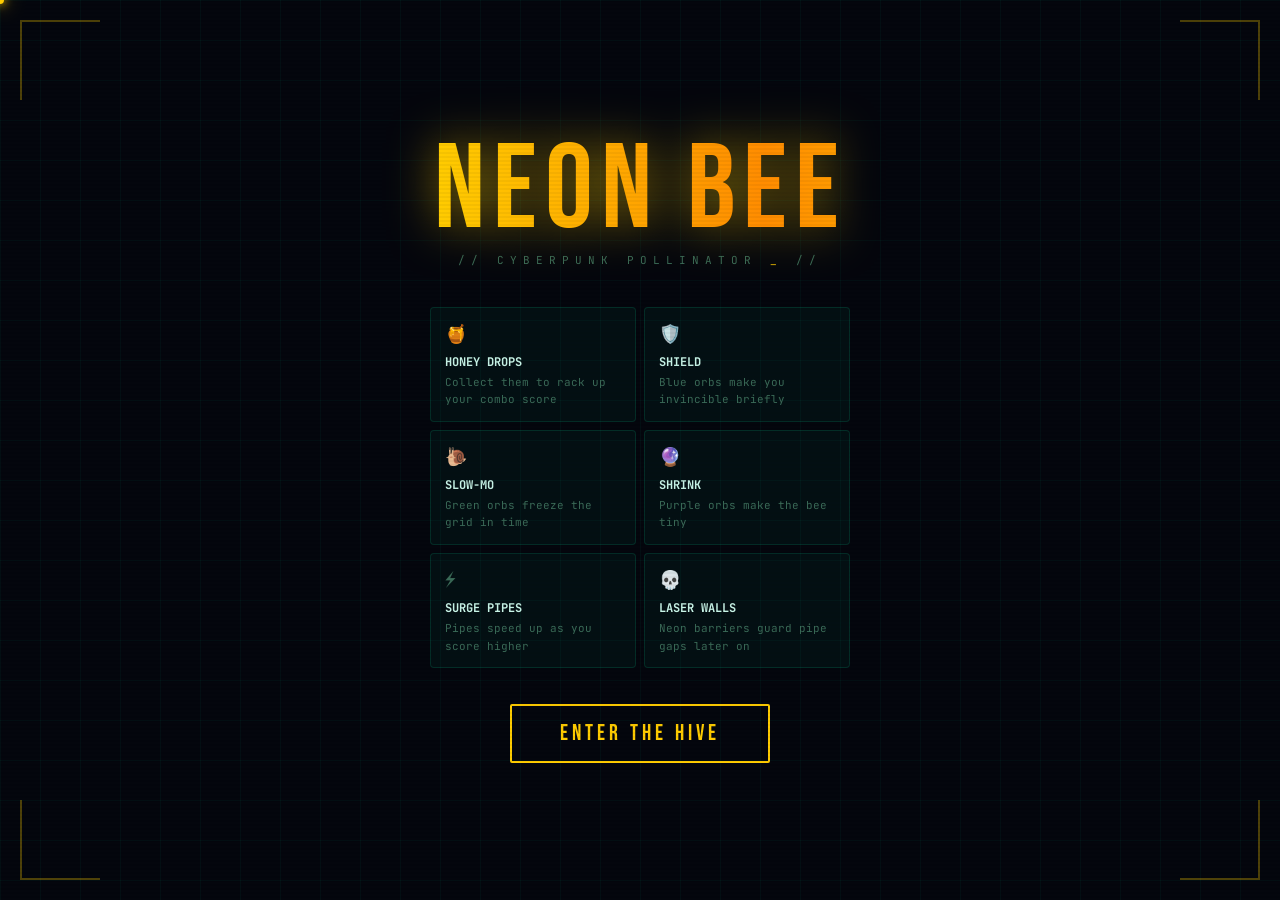
<file: neon-bee.html>
<!DOCTYPE html>
<html lang="en">
<head>
<meta charset="UTF-8">
<meta name="viewport" content="width=device-width, initial-scale=1.0, user-scalable=no">
<title>NEON BEE</title>
<style>
@import url('https://fonts.googleapis.com/css2?family=Bebas+Neue&family=JetBrains+Mono:wght@300;400;700&display=swap');

*,*::before,*::after{box-sizing:border-box;margin:0;padding:0}
:root{
  --bg:#04060d;
  --grid-line:rgba(0,255,180,0.04);
  --neon-green:#00ffb3;
  --neon-pink:#ff2d6b;
  --neon-blue:#00c8ff;
  --neon-orange:#ff8c00;
  --neon-yellow:#f5ff00;
  --neon-purple:#b44fff;
  --honey:#ffcc00;
  --honey-glow:rgba(255,204,0,0.4);
  --text:#c8f5e8;
  --dim:#3a6b58;
  --panel:rgba(0,255,180,0.04);
  --panel-border:rgba(0,255,180,0.12);
}

html,body{
  width:100%;height:100%;
  background:var(--bg);
  color:var(--text);
  font-family:'JetBrains Mono',monospace;
  overflow:hidden;
  cursor:none;
  touch-action:none;
  -webkit-tap-highlight-color:transparent;
}

#cursor{
  position:fixed;width:8px;height:8px;
  background:var(--honey);
  border-radius:50%;
  pointer-events:none;z-index:9999;
  transform:translate(-50%,-50%);
  box-shadow:0 0 10px var(--honey),0 0 20px var(--honey);
}

body::after{
  content:'';position:fixed;inset:0;z-index:100;
  background:repeating-linear-gradient(0deg,transparent,transparent 2px,rgba(0,0,0,0.04) 2px,rgba(0,0,0,0.04) 4px);
  pointer-events:none;
}

#bg-grid{
  position:fixed;inset:0;z-index:0;
  background-image:
    linear-gradient(var(--grid-line) 1px,transparent 1px),
    linear-gradient(90deg,var(--grid-line) 1px,transparent 1px);
  background-size:40px 40px;
  animation:gridDrift 30s linear infinite;
}
@keyframes gridDrift{0%{background-position:0 0}100%{background-position:40px 40px}}

.corner{position:fixed;width:80px;height:80px;border-color:var(--honey);border-style:solid;opacity:0.3;z-index:1;}
.corner-tl{top:20px;left:20px;border-width:2px 0 0 2px}
.corner-tr{top:20px;right:20px;border-width:2px 2px 0 0}
.corner-bl{bottom:20px;left:20px;border-width:0 0 2px 2px}
.corner-br{bottom:20px;right:20px;border-width:0 2px 2px 0}

/* ── SCREENS ── */
.screen{
  position:fixed;inset:0;z-index:10;
  display:flex;flex-direction:column;align-items:center;justify-content:center;
  opacity:0;pointer-events:none;
  transition:opacity 0.35s ease;
}
.screen.show{opacity:1;pointer-events:all}

/* ── HOME ── */
.logo-wrap{text-align:center;margin-bottom:40px}
.logo-line{
  font-family:'Bebas Neue',sans-serif;
  font-size:clamp(64px,13vw,120px);
  letter-spacing:8px;line-height:0.9;
  background:linear-gradient(90deg,var(--honey),var(--neon-orange) 40%,var(--honey) 80%,var(--neon-yellow));
  background-size:200% auto;
  -webkit-background-clip:text;-webkit-text-fill-color:transparent;background-clip:text;
  animation:shimmer 3s linear infinite;
  filter:drop-shadow(0 0 24px rgba(255,204,0,0.55));
}
@keyframes shimmer{0%{background-position:0%}100%{background-position:200%}}
.logo-sub{font-size:11px;letter-spacing:6px;color:var(--dim);text-transform:uppercase;margin-top:8px;}
.logo-sub span{color:var(--honey);animation:blink 1.2s step-end infinite}
@keyframes blink{0%,100%{opacity:1}50%{opacity:0}}

.home-grid{
  display:grid;grid-template-columns:1fr 1fr;gap:8px;
  margin-bottom:36px;max-width:460px;width:100%;padding:0 20px;
}
.feat-card{
  background:var(--panel);border:1px solid var(--panel-border);border-radius:4px;
  padding:12px 14px;font-size:11px;line-height:1.6;color:var(--dim);
}
.feat-card .feat-icon{font-size:18px;display:block;margin-bottom:4px}
.feat-card b{color:var(--text);display:block;margin-bottom:2px;font-size:12px}

.btn{
  font-family:'Bebas Neue',sans-serif;font-size:22px;letter-spacing:4px;
  padding:14px 48px;border:2px solid var(--honey);
  background:transparent;color:var(--honey);cursor:pointer;border-radius:2px;
  position:relative;overflow:hidden;transition:color 0.2s,box-shadow 0.2s;
}
.btn::before{
  content:'';position:absolute;inset:0;background:var(--honey);
  transform:translateX(-101%);transition:transform 0.2s ease;z-index:-1;
}
.btn:hover::before{transform:translateX(0)}
.btn:hover{color:var(--bg);box-shadow:0 0 30px rgba(255,204,0,0.4)}
.btn:active{transform:scale(0.97)}

/* ── GAME SCREEN ── */
#screen-game{flex-direction:row;gap:0;align-items:stretch;justify-content:center;padding:20px}

.game-sidebar{
  width:180px;flex-shrink:0;
  display:flex;flex-direction:column;gap:14px;
  padding:8px 0;justify-content:center;
}
.sidebar-panel{
  background:var(--panel);border:1px solid var(--panel-border);border-radius:4px;padding:16px;
}
.sp-label{font-size:9px;letter-spacing:3px;text-transform:uppercase;color:var(--dim);margin-bottom:6px;}
.sp-value{font-family:'Bebas Neue',sans-serif;font-size:36px;letter-spacing:2px;color:var(--honey);line-height:1;}
.sp-value.pink{color:var(--neon-pink)}
.sp-value.blue{color:var(--neon-blue)}
.sp-value.green{color:var(--neon-green)}

.canvas-wrap{
  position:relative;flex:1;
  max-width:min(calc(100vh - 60px), calc(100vw - 400px));
  display:flex;align-items:center;justify-content:center;
}
#game-canvas{
  display:block;
  border:1px solid rgba(255,204,0,0.15);border-radius:4px;
  box-shadow:0 0 40px rgba(255,204,0,0.06),inset 0 0 60px rgba(0,0,0,0.5);
  touch-action:none;
}

/* powerup chips */
.power-strip{
  position:absolute;bottom:-28px;left:0;right:0;
  display:flex;gap:6px;justify-content:center;
}
.power-chip{
  font-size:9px;letter-spacing:2px;padding:3px 10px;
  border-radius:2px;border:1px solid;opacity:0;transition:opacity 0.3s;text-transform:uppercase;
}
.power-chip.active{opacity:1}
.power-chip.shield{border-color:var(--neon-blue);color:var(--neon-blue)}
.power-chip.slow{border-color:var(--neon-green);color:var(--neon-green)}
.power-chip.tiny{border-color:var(--neon-purple);color:var(--neon-purple)}

/* ── DEAD SCREEN ── */
#screen-dead{gap:12px}
.dead-title{
  font-family:'Bebas Neue',sans-serif;
  font-size:clamp(50px,10vw,90px);letter-spacing:6px;
  color:var(--neon-pink);
  filter:drop-shadow(0 0 20px rgba(255,45,107,0.6));
  animation:deadShake 0.4s ease;
}
@keyframes deadShake{
  0%,100%{transform:translateX(0)}
  20%{transform:translateX(-8px)}40%{transform:translateX(8px)}
  60%{transform:translateX(-5px)}80%{transform:translateX(5px)}
}
.dead-stats{display:flex;gap:28px;font-size:12px;color:var(--dim);margin:8px 0 24px;flex-wrap:wrap;justify-content:center;}
.dead-stat b{display:block;font-family:'Bebas Neue',sans-serif;font-size:28px;color:var(--text);letter-spacing:2px}
.dead-buttons{display:flex;gap:12px}
.btn-sm{
  font-family:'Bebas Neue',sans-serif;font-size:18px;letter-spacing:3px;
  padding:10px 32px;border:1px solid;background:transparent;cursor:pointer;border-radius:2px;
  transition:all 0.2s;text-transform:uppercase;
}
.btn-sm.honey{border-color:var(--honey);color:var(--honey)}
.btn-sm.pink{border-color:var(--neon-pink);color:var(--neon-pink)}
.btn-sm:hover{filter:brightness(1.3)}
.btn-sm:active{transform:scale(0.96)}

/* ── MOBILE TAP HINT ── */
#tap-hint{
  position:absolute;top:58%;left:50%;
  transform:translate(-50%,-50%);
  font-size:13px;letter-spacing:3px;color:rgba(255,204,0,0.75);
  pointer-events:none;opacity:0;
  white-space:nowrap;z-index:30;text-align:center;
  animation:none;
}
@keyframes hintPulse{0%,100%{opacity:0.5}50%{opacity:1}}
#tap-hint.show{opacity:1;animation:hintPulse 1.4s ease-in-out infinite;}

/* ── MOBILE ── */
@media(max-width:700px),(pointer:coarse){
  .game-sidebar{display:none}
  #screen-game{padding:8px;flex-direction:column}
  .canvas-wrap{max-width:100%;width:100%;}
}

/* score toast */
#score-toast{
  position:fixed;top:80px;left:50%;transform:translateX(-50%);
  font-family:'Bebas Neue',sans-serif;font-size:28px;letter-spacing:4px;
  color:var(--honey);pointer-events:none;z-index:200;
  opacity:0;transition:opacity 0.15s;
}
#score-toast.show{opacity:1}

#particle-canvas{position:fixed;inset:0;z-index:50;pointer-events:none;}
</style>
</head>
<body>

<div id="cursor"></div>
<div id="bg-grid"></div>
<div class="corner corner-tl"></div>
<div class="corner corner-tr"></div>
<div class="corner corner-bl"></div>
<div class="corner corner-br"></div>
<canvas id="particle-canvas"></canvas>
<div id="score-toast"></div>

<div id="app">

  <!-- HOME -->
  <div class="screen show" id="screen-home">
    <div class="logo-wrap">
      <div class="logo-line">NEON BEE</div>
      <div class="logo-sub">// cyberpunk pollinator <span>_</span> //</div>
    </div>
    <div class="home-grid">
      <div class="feat-card"><span class="feat-icon">🍯</span><b>HONEY DROPS</b>Collect them to rack up your combo score</div>
      <div class="feat-card"><span class="feat-icon">🛡️</span><b>SHIELD</b>Blue orbs make you invincible briefly</div>
      <div class="feat-card"><span class="feat-icon">🐌</span><b>SLOW-MO</b>Green orbs freeze the grid in time</div>
      <div class="feat-card"><span class="feat-icon">🔮</span><b>SHRINK</b>Purple orbs make the bee tiny</div>
      <div class="feat-card"><span class="feat-icon">⚡</span><b>SURGE PIPES</b>Pipes speed up as you score higher</div>
      <div class="feat-card"><span class="feat-icon">💀</span><b>LASER WALLS</b>Neon barriers guard pipe gaps later on</div>
    </div>
    <button class="btn" onclick="startGame()">ENTER THE HIVE</button>
  </div>

  <!-- GAME -->
  <div class="screen" id="screen-game">
    <div class="game-sidebar">
      <div class="sidebar-panel">
        <div class="sp-label">Score</div>
        <div class="sp-value" id="ui-score">0</div>
      </div>
      <div class="sidebar-panel">
        <div class="sp-label">Best</div>
        <div class="sp-value pink" id="ui-hi">0</div>
      </div>
      <div class="sidebar-panel">
        <div class="sp-label">Combo ×<span id="ui-combo">1</span></div>
        <div style="height:4px;background:rgba(255,255,255,0.06);border-radius:2px;margin-top:6px">
          <div id="combo-bar" style="height:100%;width:0%;background:var(--honey);border-radius:2px;transition:width 0.15s"></div>
        </div>
      </div>
      <div class="sidebar-panel">
        <div class="sp-label">Pipes cleared</div>
        <div class="sp-value green" id="ui-pipes">0</div>
      </div>
      <div class="sidebar-panel" style="font-size:10px;color:var(--dim);line-height:1.8">
        <div class="sp-label">Controls</div>
        SPACE / Click<br>Tap screen<br><br>
        <div class="sp-label">Speed level</div>
        <div class="sp-value" id="ui-level">1</div>
      </div>
    </div>

    <div class="canvas-wrap" id="canvas-wrap">
      <canvas id="game-canvas"></canvas>
      <div id="tap-hint">TAP TO FLY</div>
      <div class="power-strip">
        <div class="power-chip shield" id="chip-shield">SHIELD</div>
        <div class="power-chip slow"   id="chip-slow">SLOW-MO</div>
        <div class="power-chip tiny"   id="chip-tiny">TINY</div>
      </div>
    </div>

    <div class="game-sidebar">
      <div class="sidebar-panel" style="font-size:10px;color:var(--dim);line-height:1.7">
        <div class="sp-label">Legend</div>
        <div style="display:flex;align-items:center;gap:8px;margin-bottom:6px"><div style="width:10px;height:10px;border-radius:2px;background:#ffcc00;flex-shrink:0"></div>Honey drop</div>
        <div style="display:flex;align-items:center;gap:8px;margin-bottom:6px"><div style="width:10px;height:10px;border-radius:2px;background:#00c8ff;flex-shrink:0"></div>Shield</div>
        <div style="display:flex;align-items:center;gap:8px;margin-bottom:6px"><div style="width:10px;height:10px;border-radius:2px;background:#00ffb3;flex-shrink:0"></div>Slow-mo</div>
        <div style="display:flex;align-items:center;gap:8px;margin-bottom:6px"><div style="width:10px;height:10px;border-radius:2px;background:#b44fff;flex-shrink:0"></div>Shrink</div>
        <div style="display:flex;align-items:center;gap:8px"><div style="width:10px;height:10px;border-radius:2px;background:#ff2d6b;flex-shrink:0"></div>Laser wall</div>
      </div>
      <div class="sidebar-panel" style="font-size:10px;color:var(--dim)">
        <div class="sp-label">Tips</div>
        Honey drops extend combos.<br><br>
        Shield survives one pipe hit.<br><br>
        Tiny bee fits tighter gaps.
      </div>
    </div>
  </div>

  <!-- DEAD -->
  <div class="screen" id="screen-dead">
    <div class="dead-title">SPLATTED</div>
    <div class="dead-stats">
      <div class="dead-stat"><span>Score</span><b id="dead-score">0</b></div>
      <div class="dead-stat"><span>Best</span><b id="dead-hi">0</b></div>
      <div class="dead-stat"><span>Pipes</span><b id="dead-pipes">0</b></div>
      <div class="dead-stat"><span>Best Combo</span><b id="dead-combo">×1</b></div>
    </div>
    <div class="dead-buttons">
      <button class="btn-sm honey" onclick="startGame()">RESPAWN</button>
      <button class="btn-sm pink"  onclick="goHome()">EXIT</button>
    </div>
  </div>

</div>

<script>
/* ══════════════════════════════════
   ROUNDRECT POLYFILL
══════════════════════════════════ */
if (!CanvasRenderingContext2D.prototype.roundRect) {
  CanvasRenderingContext2D.prototype.roundRect = function(x,y,w,h,r){
    if(w<2*r)r=w/2; if(h<2*r)r=h/2;
    this.beginPath();
    this.moveTo(x+r,y);
    this.arcTo(x+w,y,x+w,y+h,r);
    this.arcTo(x+w,y+h,x,y+h,r);
    this.arcTo(x,y+h,x,y,r);
    this.arcTo(x,y,x+w,y,r);
    this.closePath();
  };
}

/* ══════════════════════════════════
   CURSOR
══════════════════════════════════ */
const cur = document.getElementById('cursor');
document.addEventListener('mousemove',e=>{cur.style.left=e.clientX+'px';cur.style.top=e.clientY+'px';});

/* ══════════════════════════════════
   SCREENS
══════════════════════════════════ */
const screens = {};
['home','game','dead'].forEach(id=>screens[id]=document.getElementById('screen-'+id));
function showScreen(id){Object.values(screens).forEach(s=>s.classList.remove('show'));screens[id].classList.add('show');}
function goHome(){cancelAnimationFrame(rafId);gameRunning=false;showScreen('home');}

/* ══════════════════════════════════
   PARTICLES
══════════════════════════════════ */
const pCanvas = document.getElementById('particle-canvas');
const pCtx = pCanvas.getContext('2d');
let particles = [];

function resizePC(){pCanvas.width=window.innerWidth;pCanvas.height=window.innerHeight;}
resizePC();
window.addEventListener('resize',resizePC);

function spawnP(x,y,color,vx=0,vy=0,life=40,size=3){
  particles.push({x,y,color,vx:vx+(Math.random()-.5)*1.5,vy:vy+(Math.random()-.5)*1.5,life,maxLife:life,size});
}
function updateParticles(){
  pCtx.clearRect(0,0,pCanvas.width,pCanvas.height);
  particles=particles.filter(p=>p.life>0);
  for(const p of particles){
    const a=p.life/p.maxLife;
    pCtx.save();pCtx.globalAlpha=a*.9;pCtx.fillStyle=p.color;
    pCtx.shadowBlur=8;pCtx.shadowColor=p.color;
    pCtx.beginPath();pCtx.arc(p.x,p.y,p.size*a,0,Math.PI*2);pCtx.fill();
    pCtx.restore();
    p.x+=p.vx;p.y+=p.vy;p.vx*=.93;p.vy*=.93;p.life--;
  }
}
/* ══════════════════════════════════
   GAME STATE (declared before menuLoop)
══════════════════════════════════ */
const canvas = document.getElementById('game-canvas');
const ctx = canvas.getContext('2d');
let W, H;

const GRAVITY    = 0.38;
const FLAP_FORCE = -7.2;
const PIPE_W     = 52;
let   GAP_H      = 155;

let bee, beeNormal, beeTiny;
let shieldMode, shieldTimer;
let slowMode,   slowTimer;
let tinyMode,   tinyTimer;

let pipes, pickups;
let score, hiScore, combo, bestCombo, pipesCleaned;
let gameOver, gameRunning = false, waitingToStart = false;
let rafId, lastTs, frameCount;
let baseSpeed, pipeInterval, pipeTimer;
let comboDecay;
const POWERUP  = {HONEY:0, SHIELD:1, SLOW:2, TINY:3};
const PU_COLOR = ['#ffcc00','#00c8ff','#00ffb3','#b44fff'];

function menuLoop(){requestAnimationFrame(menuLoop);if(!gameRunning)updateParticles();}
menuLoop();

/* ══════════════════════════════════
   RESIZE
══════════════════════════════════ */
function resizeCanvas(){
  const wrap = document.getElementById('canvas-wrap');
  W = Math.min(wrap.clientWidth, 480);
  H = Math.min(wrap.clientHeight, W * 1.45, window.innerHeight - 80);
  canvas.width  = W;
  canvas.height = H;
}

/* ══════════════════════════════════
   INIT
══════════════════════════════════ */
function startGame(){
  resizeCanvas();
  showScreen('game');
  gameRunning = true;

  hiScore = parseInt(localStorage.getItem('nb_hi')||'0');
  document.getElementById('ui-hi').textContent    = hiScore;
  document.getElementById('dead-hi').textContent  = hiScore;

  beeNormal = W * 0.054;
  beeTiny   = W * 0.032;

  bee = {
    x: W * 0.22,
    y: H * 0.45,
    vy: 0,
    r: beeNormal,
    angle: 0,
    wingPhase: 0,
  };

  pipes       = [];
  pickups     = [];
  score       = 0;
  combo       = 1;
  bestCombo   = 1;
  pipesCleaned= 0;
  gameOver    = false;
  frameCount  = 0;
  comboDecay  = 0;
  baseSpeed   = W * 0.0045;
  pipeInterval= 180;
  pipeTimer   = 120;
  GAP_H       = H * 0.29;

  shieldMode = false; shieldTimer = 0;
  slowMode   = false; slowTimer   = 0;
  tinyMode   = false; tinyTimer   = 0;
  waitingToStart = true;

  document.getElementById('chip-shield').classList.remove('active');
  document.getElementById('chip-slow').classList.remove('active');
  document.getElementById('chip-tiny').classList.remove('active');

  const hint = document.getElementById('tap-hint');
  hint.textContent = 'TOUCH ANYWHERE TO START';
  hint.classList.add('show');

  updateUI();
  cancelAnimationFrame(rafId);
  lastTs = performance.now();
  rafId = requestAnimationFrame(gameLoop);
}

/* ══════════════════════════════════
   MAIN LOOP
══════════════════════════════════ */
function gameLoop(ts){
  if(gameOver){gameRunning=false;return;}
  rafId=requestAnimationFrame(gameLoop);

  const dt = Math.min(ts-lastTs, 80);
  lastTs = ts;

  updateParticles();
  update(dt);
  draw();
}

/* ══════════════════════════════════
   UPDATE
══════════════════════════════════ */
function update(dt){
  if(waitingToStart){
    /* gentle hover — bob the bee without gravity */
    bee.wingPhase+=0.35;
    bee.y = H*0.45 + Math.sin(performance.now()/600)*8;
    bee.angle = 0;
    return;
  }
  frameCount++;
  const slow = slowMode ? 0.42 : 1;

  /* --- bee physics --- */
  bee.vy += GRAVITY * slow;
  bee.y  += bee.vy * slow;
  bee.angle = Math.max(-25, Math.min(70, bee.vy * 4)); /* tilt */
  bee.wingPhase += 0.35;
  bee.r = tinyMode ? beeTiny : beeNormal;

  /* --- floor/ceiling --- */
  if(bee.y - bee.r < 0){bee.y=bee.r;bee.vy=0;}
  if(bee.y + bee.r > H){die();return;}

  /* --- spawn pipes --- */
  pipeTimer--;
  if(pipeTimer<=0){
    spawnPipe();
    pipeTimer = pipeInterval;
  }

  const speed = baseSpeed * slow;

  /* --- update pipes --- */
  for(let i=pipes.length-1;i>=0;i--){
    const p=pipes[i];
    p.x -= speed;

    /* score on pass */
    if(!p.scored && p.x + PIPE_W < bee.x){
      p.scored=true;
      pipesCleaned++;
      combo=Math.min(combo+1,8);
      bestCombo=Math.max(bestCombo,combo);
      comboDecay=0;
      score+=10*combo;
      if(score>hiScore){hiScore=score;localStorage.setItem('nb_hi',hiScore);}
      showToast('+'+10*combo+(combo>1?' ×'+combo:''));
      updateUI();
    }

    /* pipe collision */
    if(!shieldMode && collidesWithPipe(p)){
      die();return;
    }

    if(p.x+PIPE_W < 0) pipes.splice(i,1);
  }

  /* --- update pickups --- */
  for(let i=pickups.length-1;i>=0;i--){
    const pu=pickups[i];
    pu.x-=speed;
    if(dist(bee.x,bee.y,pu.x,pu.y)<bee.r+pu.r){
      collectPickup(pu);
      pickups.splice(i,1);
    } else if(pu.x<-20) pickups.splice(i,1);
  }

  /* --- power timers (rAF-based) --- */
  if(shieldMode){shieldTimer--;if(shieldTimer<=0){shieldMode=false;document.getElementById('chip-shield').classList.remove('active');}}
  if(slowMode)  {slowTimer--;  if(slowTimer<=0)  {slowMode=false;  document.getElementById('chip-slow').classList.remove('active');}}
  if(tinyMode)  {tinyTimer--;  if(tinyTimer<=0)  {tinyMode=false;  document.getElementById('chip-tiny').classList.remove('active');}}

  /* --- combo decay --- */
  comboDecay++;
  if(comboDecay>150){combo=Math.max(1,combo-1);comboDecay=0;updateUI();}
  document.getElementById('combo-bar').style.width=Math.min(100,(150-comboDecay)/1.5)+'%';

  /* --- scaling difficulty --- */
  const lvl=Math.floor(pipesCleaned/5);
  baseSpeed  = W*(0.0045+lvl*0.0006);
  pipeInterval=Math.max(110,180-lvl*8);
  GAP_H      = Math.max(H*0.18,H*0.29-lvl*H*0.008);
  document.getElementById('ui-level').textContent=lvl+1;

  /* --- trail particles --- */
  if(frameCount%2===0){
    const pc=shieldMode?'#00c8ff':slowMode?'#00ffb3':tinyMode?'#b44fff':'#ffcc00';
    spawnP(bee.x-bee.r,bee.y,pc,-1+(Math.random()-.5),(Math.random()-.5),18,2);
  }
}

/* ══════════════════════════════════
   SPAWN
══════════════════════════════════ */
function spawnPipe(){
  const minY = H*0.12, maxY = H - minY - GAP_H;
  const gapTop = minY + Math.random()*(maxY-minY);

  const hasLaser = pipesCleaned>=10 && Math.random()<0.3;
  pipes.push({
    x:W+10, gapTop, scored:false,
    laser: hasLaser,
    laserPhase: Math.random()*Math.PI*2,
  });

  /* maybe drop a pickup in the gap */
  if(Math.random()<0.45){
    const r=Math.random();
    let type=POWERUP.HONEY;
    if     (r>0.88) type=POWERUP.TINY;
    else if(r>0.72) type=POWERUP.SLOW;
    else if(r>0.58) type=POWERUP.SHIELD;
    pickups.push({
      x: W + PIPE_W + (W*0.18),
      y: gapTop + GAP_H/2 + (Math.random()-.5)*GAP_H*0.3,
      r: 8, type,
      phase: Math.random()*Math.PI*2,
    });
  }
}

/* ══════════════════════════════════
   COLLISION
══════════════════════════════════ */
function collidesWithPipe(p){
  const bx=bee.x, by=bee.y, br=bee.r;
  /* top pipe rect */
  if(bx+br>p.x && bx-br<p.x+PIPE_W && by-br<p.gapTop) return true;
  /* bottom pipe rect */
  if(bx+br>p.x && bx-br<p.x+PIPE_W && by+br>p.gapTop+GAP_H) return true;
  /* laser */
  if(p.laser){
    const lx=p.x+PIPE_W/2, ly=p.gapTop+GAP_H/2;
    if(dist(bx,by,lx,ly)<br+4) return true;
  }
  return false;
}

function dist(x1,y1,x2,y2){return Math.sqrt((x1-x2)**2+(y1-y2)**2);}

/* ══════════════════════════════════
   PICKUPS
══════════════════════════════════ */
function collectPickup(pu){
  const {x,y,type}=pu;
  const col=PU_COLOR[type];
  for(let i=0;i<18;i++){
    const a=(i/18)*Math.PI*2;
    spawnP(x,y,col,Math.cos(a)*2.5,Math.sin(a)*2.5,45,3);
  }
  if(type===POWERUP.HONEY){
    combo=Math.min(combo+1,8);bestCombo=Math.max(bestCombo,combo);
    comboDecay=0;score+=15*combo;
    if(score>hiScore){hiScore=score;localStorage.setItem('nb_hi',hiScore);}
    showToast('🍯 ×'+combo);
    updateUI();
  } else if(type===POWERUP.SHIELD){
    shieldMode=true;shieldTimer=360;
    document.getElementById('chip-shield').classList.add('active');
  } else if(type===POWERUP.SLOW){
    slowMode=true;slowTimer=300;
    document.getElementById('chip-slow').classList.add('active');
  } else if(type===POWERUP.TINY){
    tinyMode=true;tinyTimer=350;
    document.getElementById('chip-tiny').classList.add('active');
  }
}

/* ══════════════════════════════════
   DEATH
══════════════════════════════════ */
function die(){
  if(gameOver)return;
  gameOver=true;gameRunning=false;

  let sf=14;
  const si=setInterval(()=>{
    const s=(Math.random()-.5)*10;
    canvas.style.transform=`translate(${s}px,${s*.5}px)`;
    if(--sf<=0){canvas.style.transform='';clearInterval(si);}
  },28);

  for(let i=0;i<50;i++)
    spawnP(bee.x,bee.y,'#ff2d6b',(Math.random()-.5)*6,(Math.random()-.5)*6,65,4);
  for(let i=0;i<30;i++)
    spawnP(bee.x,bee.y,'#ffcc00',(Math.random()-.5)*4,(Math.random()-.5)*4,50,3);

  setTimeout(()=>{
    document.getElementById('dead-score').textContent =score;
    document.getElementById('dead-hi').textContent    =hiScore;
    document.getElementById('dead-pipes').textContent =pipesCleaned;
    document.getElementById('dead-combo').textContent ='×'+bestCombo;
    showScreen('dead');
  },700);
}

/* ══════════════════════════════════
   DRAW
══════════════════════════════════ */
function draw(){
  ctx.clearRect(0,0,W,H);
  ctx.fillStyle='#04060d';
  ctx.fillRect(0,0,W,H);

  /* grid */
  ctx.strokeStyle='rgba(255,204,0,0.03)';ctx.lineWidth=.5;
  for(let x=0;x<W;x+=32){ctx.beginPath();ctx.moveTo(x,0);ctx.lineTo(x,H);ctx.stroke();}
  for(let y=0;y<H;y+=32){ctx.beginPath();ctx.moveTo(0,y);ctx.lineTo(W,y);ctx.stroke();}

  /* pipes */
  const t=performance.now()/1000;
  for(const p of pipes){
    drawPipe(p,t);
  }

  /* pickups */
  for(const pu of pickups){
    drawPickup(pu,t);
  }

  /* bee */
  drawBee(t);

  /* score overlay */
  ctx.font=`bold ${W*.09}px 'Bebas Neue'`;
  ctx.fillStyle='rgba(255,204,0,0.1)';
  ctx.textAlign='right';ctx.textBaseline='top';
  ctx.fillText(score,W-10,8);

  /* shield ring around bee */
  if(shieldMode){
    const pulse=Math.sin(t*6)*.15+.85;
    ctx.save();
    ctx.strokeStyle=`rgba(0,200,255,${pulse*.7})`;
    ctx.lineWidth=2;ctx.shadowBlur=20;ctx.shadowColor='#00c8ff';
    ctx.beginPath();ctx.arc(bee.x,bee.y,bee.r+6,0,Math.PI*2);ctx.stroke();
    ctx.restore();
  }
}

/* ── PIPE ── */
function drawPipe(p,t){
  const x=p.x, gTop=p.gapTop, gBot=p.gapTop+GAP_H;
  const pw=PIPE_W;

  /* pipe body gradient-like effect via stripes */
  ctx.save();
  /* top pipe */
  ctx.fillStyle='#0d1a24';
  ctx.fillRect(x,0,pw,gTop);
  /* border glow */
  ctx.strokeStyle='rgba(255,204,0,0.35)';ctx.lineWidth=1.5;
  ctx.shadowBlur=12;ctx.shadowColor='rgba(255,204,0,0.2)';
  ctx.strokeRect(x+.75,0,pw-1.5,gTop);
  /* pipe cap */
  ctx.fillStyle='#112233';
  ctx.fillRect(x-5,gTop-18,pw+10,18);
  ctx.strokeRect(x-4.25,gTop-17.25,pw+8.5,16.5);

  /* bottom pipe */
  ctx.shadowBlur=12;
  ctx.fillStyle='#0d1a24';
  ctx.fillRect(x,gBot,pw,H-gBot);
  ctx.strokeRect(x+.75,gBot,pw-1.5,H-gBot);
  /* cap */
  ctx.fillStyle='#112233';
  ctx.fillRect(x-5,gBot,pw+10,18);
  ctx.strokeRect(x-4.25,gBot+.75,pw+8.5,16.5);
  ctx.shadowBlur=0;

  /* inner highlight strip */
  ctx.fillStyle='rgba(255,204,0,0.04)';
  ctx.fillRect(x+6,0,6,gTop);
  ctx.fillRect(x+6,gBot,6,H-gBot);

  /* laser */
  if(p.laser){
    const lx=x+pw/2, ly=gTop+GAP_H/2;
    const pulse=Math.sin(t*5+p.laserPhase)*.3+.7;
    ctx.save();
    /* horizontal beam */
    const grad=ctx.createLinearGradient(x,ly,x+pw,ly);
    grad.addColorStop(0,'rgba(255,45,107,0)');
    grad.addColorStop(.5,`rgba(255,45,107,${pulse})`);
    grad.addColorStop(1,'rgba(255,45,107,0)');
    ctx.fillStyle=grad;ctx.fillRect(x,ly-3,pw,6);
    /* core dot */
    ctx.fillStyle=`rgba(255,45,107,${pulse})`;
    ctx.shadowBlur=18;ctx.shadowColor='#ff2d6b';
    ctx.beginPath();ctx.arc(lx,ly,4,0,Math.PI*2);ctx.fill();
    ctx.restore();
  }

  ctx.restore();
}

/* ── PICKUP ── */
function drawPickup(pu,t){
  const {x,y,r,type,phase}=pu;
  const col=PU_COLOR[type];
  const pulse=Math.sin(t*4+phase)*.15+.85;
  ctx.save();
  ctx.translate(x,y);ctx.scale(pulse,pulse);
  ctx.shadowBlur=18;ctx.shadowColor=col;ctx.fillStyle=col;

  if(type===POWERUP.HONEY){
    /* hexagon */
    ctx.beginPath();
    for(let i=0;i<6;i++){const a=i*Math.PI/3-Math.PI/6;ctx.lineTo(Math.cos(a)*r,Math.sin(a)*r);}
    ctx.closePath();ctx.fill();
    ctx.fillStyle='rgba(255,255,255,0.35)';
    ctx.beginPath();
    for(let i=0;i<6;i++){const a=i*Math.PI/3-Math.PI/6;ctx.lineTo(Math.cos(a)*(r*.5),Math.sin(a)*(r*.5));}
    ctx.closePath();ctx.fill();
  } else if(type===POWERUP.SHIELD){
    /* pentagon shield shape */
    ctx.beginPath();
    ctx.moveTo(0,-r);ctx.lineTo(r*.85,r*.3);ctx.lineTo(r*.5,r);ctx.lineTo(-r*.5,r);ctx.lineTo(-r*.85,r*.3);
    ctx.closePath();ctx.fill();
  } else if(type===POWERUP.SLOW){
    /* circle with inner ring */
    ctx.beginPath();ctx.arc(0,0,r,0,Math.PI*2);ctx.fill();
    ctx.fillStyle='rgba(0,255,180,0.5)';
    ctx.beginPath();ctx.arc(0,0,r*1.3,0,Math.PI*2);ctx.fill();
  } else {
    /* diamond (tiny) */
    ctx.beginPath();
    ctx.moveTo(0,-r);ctx.lineTo(r*.7,0);ctx.lineTo(0,r);ctx.lineTo(-r*.7,0);
    ctx.closePath();ctx.fill();
  }
  ctx.restore();
}

/* ── BEE ── */
function drawBee(t){
  const {x,y,r,angle,wingPhase}=bee;
  ctx.save();
  ctx.translate(x,y);
  ctx.rotate(angle*Math.PI/180);

  const col=shieldMode?'#00c8ff':slowMode?'#00ffb3':tinyMode?'#b44fff':'#ffcc00';
  const stripCol=shieldMode?'rgba(0,150,200,0.6)':slowMode?'rgba(0,180,100,0.6)':tinyMode?'rgba(140,40,220,0.6)':'rgba(20,20,20,0.55)';

  /* wings */
  const wFlap=Math.sin(wingPhase)*r*.9;
  ctx.save();
  ctx.globalAlpha=0.65;
  ctx.fillStyle='rgba(0,255,180,0.3)';
  ctx.shadowBlur=8;ctx.shadowColor='#00ffb3';
  /* upper wings */
  ctx.beginPath();ctx.ellipse(-r*.15,-r*.55,r*.75,r*.45,-.4,0,Math.PI*2);ctx.fill();
  ctx.beginPath();ctx.ellipse( r*.15,-r*.55,r*.75,r*.45, .4,0,Math.PI*2);ctx.fill();
  /* lower wings (smaller) */
  ctx.fillStyle='rgba(0,200,255,0.2)';
  ctx.beginPath();ctx.ellipse(-r*.2,-r*.1,r*.4,r*.28,-.6,0,Math.PI*2);ctx.fill();
  ctx.beginPath();ctx.ellipse( r*.2,-r*.1,r*.4,r*.28, .6,0,Math.PI*2);ctx.fill();
  ctx.restore();

  /* body */
  ctx.shadowBlur=20;ctx.shadowColor=col;
  ctx.fillStyle=col;
  ctx.beginPath();ctx.ellipse(0,0,r*.62,r,0,0,Math.PI*2);ctx.fill();

  /* stripes */
  ctx.fillStyle=stripCol;
  for(let i=-1;i<=1;i++){
    ctx.fillRect(-r*.55,i*r*.32-r*.12,r*1.1,r*.2);
  }
  /* clip stripes to bee body */

  /* head */
  ctx.shadowBlur=10;ctx.shadowColor=col;
  ctx.fillStyle=col;
  ctx.beginPath();ctx.arc(0,-r*.78,r*.38,0,Math.PI*2);ctx.fill();

  /* eyes */
  ctx.shadowBlur=0;ctx.fillStyle='#04060d';
  ctx.beginPath();ctx.arc(-r*.14,-r*.82,r*.1,0,Math.PI*2);ctx.fill();
  ctx.beginPath();ctx.arc( r*.14,-r*.82,r*.1,0,Math.PI*2);ctx.fill();

  /* antennae */
  ctx.strokeStyle=col;ctx.lineWidth=r*.08;ctx.lineCap='round';
  ctx.shadowBlur=6;ctx.shadowColor=col;
  ctx.beginPath();ctx.moveTo(-r*.12,-r*1.05);ctx.lineTo(-r*.35,-r*1.38);ctx.stroke();
  ctx.beginPath();ctx.moveTo( r*.12,-r*1.05);ctx.lineTo( r*.35,-r*1.38);ctx.stroke();
  /* antenna tips */
  ctx.fillStyle=col;
  ctx.beginPath();ctx.arc(-r*.35,-r*1.38,r*.09,0,Math.PI*2);ctx.fill();
  ctx.beginPath();ctx.arc( r*.35,-r*1.38,r*.09,0,Math.PI*2);ctx.fill();

  /* stinger */
  ctx.fillStyle=col;ctx.shadowBlur=8;
  ctx.beginPath();ctx.moveTo(-r*.12,r*.85);ctx.lineTo(r*.12,r*.85);ctx.lineTo(0,r*1.18);ctx.closePath();ctx.fill();

  ctx.restore();
}

/* ══════════════════════════════════
   UI
══════════════════════════════════ */
function updateUI(){
  document.getElementById('ui-score').textContent =score;
  document.getElementById('ui-hi').textContent    =hiScore;
  document.getElementById('ui-combo').textContent =combo;
  document.getElementById('ui-pipes').textContent =pipesCleaned;
}

let toastTimeout;
function showToast(msg){
  const el=document.getElementById('score-toast');
  el.textContent=msg;el.classList.add('show');
  clearTimeout(toastTimeout);
  toastTimeout=setTimeout(()=>el.classList.remove('show'),700);
}

/* ══════════════════════════════════
   CONTROLS
══════════════════════════════════ */
function flap(){
  if(!gameRunning||gameOver)return;
  if(waitingToStart){
    waitingToStart=false;
    document.getElementById('tap-hint').classList.remove('show');
    lastTs=performance.now();
  }
  bee.vy=FLAP_FORCE;
  /* wing burst */
  spawnP(bee.x,bee.y+bee.r,'rgba(0,255,180,0.8)',-1,1.5,14,2.5);
  spawnP(bee.x,bee.y+bee.r,'rgba(0,255,180,0.8)', 1,1.5,14,2.5);
}

document.addEventListener('keydown',e=>{
  if(e.code==='Space'||e.key===' '){e.preventDefault();flap();}
  if((e.key==='ArrowUp'||e.key==='w'||e.key==='W')){e.preventDefault();flap();}
});

/* Pointer / touch on canvas */
canvas.addEventListener('pointerdown',e=>{e.preventDefault();flap();},{passive:false});

/* Global tap (for mobile outside canvas area) */
document.addEventListener('touchstart',e=>{
  if(e.target===canvas)return;
  flap();
},{passive:true});

window.addEventListener('resize',()=>{
  if(screens.game.classList.contains('show')) resizeCanvas();
  resizePC();
});
</script>
</body>
</html>
</file>
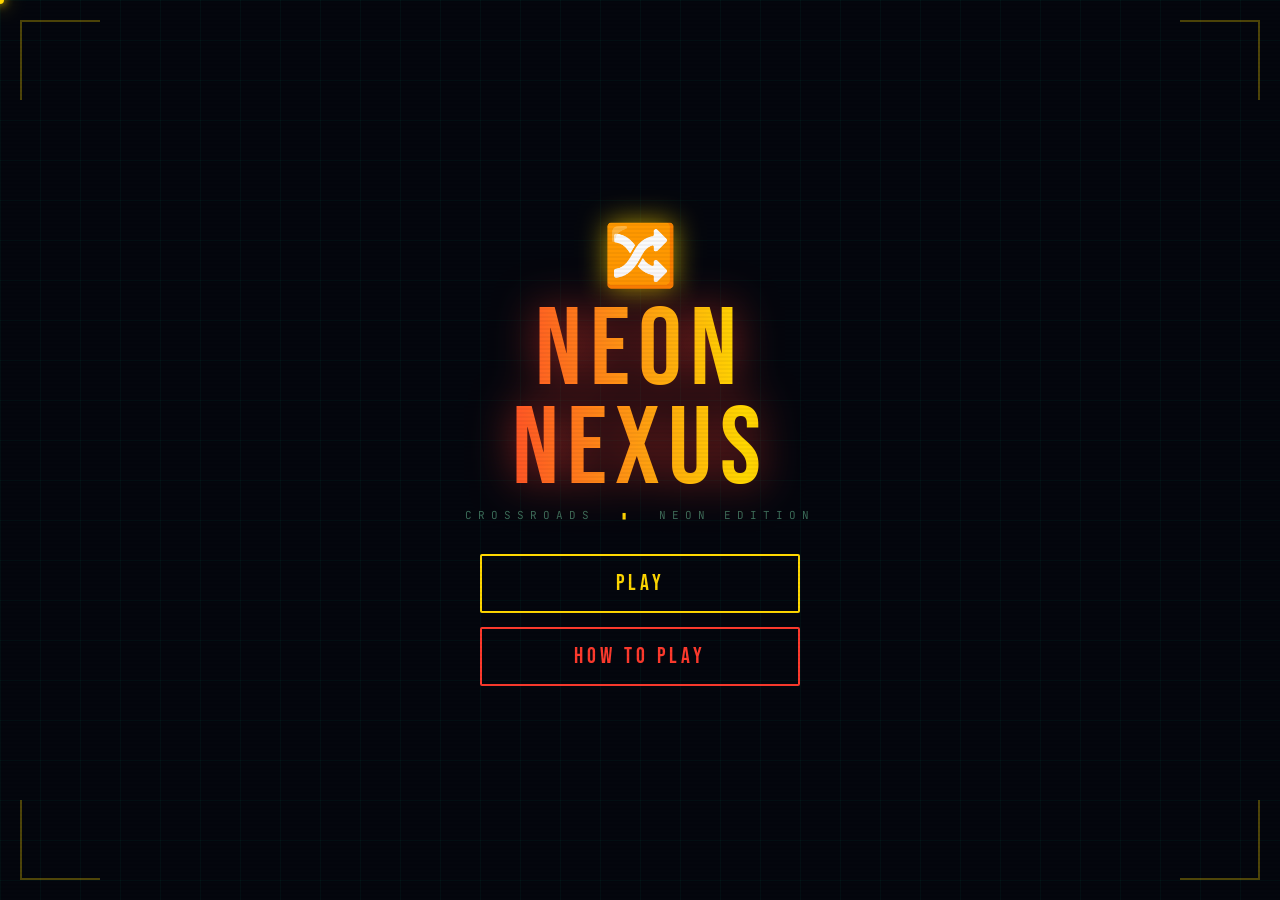
<file: neon-nexus.html>
<!DOCTYPE html>
<html lang="en">
<head>
<meta charset="UTF-8">
<meta name="viewport" content="width=device-width, initial-scale=1.0, user-scalable=no">
<title>NEON NEXUS</title>
<style>
@import url('https://fonts.googleapis.com/css2?family=Bebas+Neue&family=JetBrains+Mono:wght@300;400;700&display=swap');

*,*::before,*::after{box-sizing:border-box;margin:0;padding:0}
:root{
  --bg:#04060d;
  --grid-line:rgba(0,255,180,0.04);
  --neon-green:#00ffb3;
  --neon-pink:#ff2d6b;
  --neon-blue:#00c8ff;
  --neon-orange:#ff8c00;
  --neon-yellow:#f5ff00;
  --neon-purple:#b44fff;
  --nexus-red:#ff3a2d;
  --nexus-gold:#ffd700;
  --text:#c8f5e8;
  --dim:#3a6b58;
  --panel:rgba(0,255,180,0.04);
  --panel-border:rgba(0,255,180,0.12);
  --p1-color:#ff3a2d;
  --p2-color:#00ffb3;
}

html,body{
  width:100%;min-height:100%;
  background:var(--bg);
  color:var(--text);
  font-family:'JetBrains Mono',monospace;
  overflow-x:hidden;
  cursor:none;
}

#cursor{
  position:fixed;width:8px;height:8px;
  background:var(--nexus-gold);border-radius:50%;
  pointer-events:none;z-index:9999;
  transform:translate(-50%,-50%);
  box-shadow:0 0 10px var(--nexus-gold),0 0 20px var(--nexus-gold);
}

body::after{
  content:'';position:fixed;inset:0;z-index:100;
  background:repeating-linear-gradient(0deg,transparent,transparent 2px,rgba(0,0,0,0.04) 2px,rgba(0,0,0,0.04) 4px);
  pointer-events:none;
}

#bg-grid{
  position:fixed;inset:0;z-index:0;
  background-image:
    linear-gradient(var(--grid-line) 1px,transparent 1px),
    linear-gradient(90deg,var(--grid-line) 1px,transparent 1px);
  background-size:40px 40px;
  animation:gridDrift 30s linear infinite;
}
@keyframes gridDrift{0%{background-position:0 0}100%{background-position:40px 40px}}

.corner{position:fixed;width:80px;height:80px;border-color:var(--nexus-gold);border-style:solid;opacity:0.3;z-index:1;}
.corner-tl{top:20px;left:20px;border-width:2px 0 0 2px}
.corner-tr{top:20px;right:20px;border-width:2px 2px 0 0}
.corner-bl{bottom:20px;left:20px;border-width:0 0 2px 2px}
.corner-br{bottom:20px;right:20px;border-width:0 2px 2px 0}

/* ── SCREENS ── */
.screen{
  position:fixed;inset:0;z-index:10;
  display:flex;flex-direction:column;align-items:center;justify-content:center;
  opacity:0;pointer-events:none;transition:opacity 0.35s ease;
  padding:20px;
}
.screen.show{opacity:1;pointer-events:all}

/* ── LOGO ── */
.logo-wrap{text-align:center;margin-bottom:32px}
.logo-line{
  font-family:'Bebas Neue',sans-serif;
  font-size:clamp(54px,11vw,110px);
  letter-spacing:8px;line-height:0.9;
  background:linear-gradient(90deg,var(--nexus-red),var(--nexus-gold) 40%,var(--nexus-red) 80%,var(--neon-yellow));
  background-size:200% auto;
  -webkit-background-clip:text;-webkit-text-fill-color:transparent;background-clip:text;
  animation:shimmer 4s linear infinite;
  filter:drop-shadow(0 0 22px rgba(255,58,45,0.6));
}
@keyframes shimmer{0%{background-position:0%}100%{background-position:200%}}
.logo-sub{font-size:11px;letter-spacing:6px;color:var(--dim);text-transform:uppercase;margin-top:8px;}
.logo-sub span{color:var(--nexus-gold);animation:blink 1.2s step-end infinite}
@keyframes blink{0%,100%{opacity:1}50%{opacity:0}}
.logo-nexus{font-size:clamp(32px,7vw,60px);display:block;margin-bottom:8px;
  filter:drop-shadow(0 0 14px rgba(255,215,0,0.7));animation:wobble 3s ease-in-out infinite;}
@keyframes wobble{0%,100%{transform:rotate(-4deg)}50%{transform:rotate(4deg)}}

/* ── BUTTONS ── */
.btn{
  font-family:'Bebas Neue',sans-serif;font-size:22px;letter-spacing:4px;
  padding:14px 48px;border:2px solid var(--nexus-gold);
  background:transparent;color:var(--nexus-gold);cursor:pointer;border-radius:2px;
  position:relative;overflow:hidden;transition:color 0.2s,box-shadow 0.2s;
  display:block;width:100%;max-width:320px;margin:0 auto;
}
.btn::before{
  content:'';position:absolute;inset:0;background:var(--nexus-gold);
  transform:translateX(-101%);transition:transform 0.2s ease;z-index:-1;
}
.btn:hover::before{transform:translateX(0)}
.btn:hover{color:var(--bg);box-shadow:0 0 30px rgba(255,215,0,0.4)}
.btn:active{transform:scale(0.97)}
.btn.red{border-color:var(--nexus-red);color:var(--nexus-red)}
.btn.red::before{background:var(--nexus-red)}
.btn.red:hover{color:var(--bg);box-shadow:0 0 30px rgba(255,58,45,0.4)}
.btn.green{border-color:var(--neon-green);color:var(--neon-green)}
.btn.green::before{background:var(--neon-green)}
.btn.green:hover{color:var(--bg);box-shadow:0 0 30px rgba(0,255,180,0.4)}

.btn-gap{display:flex;flex-direction:column;gap:14px;width:100%;max-width:320px;align-items:center;}

/* ── MODE CARDS ── */
.mode-cards{
  display:flex;gap:16px;margin-bottom:32px;flex-wrap:wrap;justify-content:center;
}
.mode-card{
  background:var(--panel);border:1px solid var(--panel-border);border-radius:6px;
  padding:24px 28px;cursor:pointer;text-align:center;
  transition:border-color 0.2s,box-shadow 0.2s;min-width:150px;
}
.mode-card:hover{border-color:var(--nexus-gold);box-shadow:0 0 24px rgba(255,215,0,0.12)}
.mode-card:active{transform:scale(0.97)}
.mode-icon{font-size:34px;display:block;margin-bottom:10px}
.mode-title{font-family:'Bebas Neue',sans-serif;font-size:22px;letter-spacing:3px;color:var(--nexus-gold);}
.mode-desc{font-size:10px;letter-spacing:2px;color:var(--dim);margin-top:4px;}

/* ── NAME INPUT ── */
.input-group{display:flex;flex-direction:column;gap:18px;width:100%;max-width:320px;margin-bottom:28px;}
.input-label{font-size:10px;letter-spacing:3px;color:var(--dim);text-transform:uppercase;margin-bottom:4px;}
.neon-input{
  width:100%;background:var(--panel);border:1px solid var(--panel-border);
  border-radius:3px;padding:12px 16px;
  font-family:'JetBrains Mono',monospace;font-size:15px;color:var(--text);
  outline:none;transition:border-color 0.2s,box-shadow 0.2s;cursor:none;
}
.neon-input:focus{border-color:var(--nexus-gold);box-shadow:0 0 16px rgba(255,215,0,0.12);}
.neon-input::placeholder{color:var(--dim);}
.player-preview{display:flex;gap:20px;justify-content:center;margin-bottom:8px;}
.preview-badge{
  font-family:'Bebas Neue',sans-serif;font-size:14px;letter-spacing:2px;
  padding:6px 14px;border-radius:2px;border:1px solid;
}
.badge-1{border-color:var(--p1-color);color:var(--p1-color);}
.badge-2{border-color:var(--p2-color);color:var(--p2-color);}

/* ── GAME SCREEN ── */
#screen-game{justify-content:flex-start;padding-top:20px;overflow-y:auto;}
.game-header{
  width:100%;max-width:520px;
  display:flex;justify-content:space-between;align-items:center;
  margin-bottom:14px;padding:0 4px;
}
.player-tag{
  font-family:'Bebas Neue',sans-serif;font-size:18px;letter-spacing:3px;
  padding:7px 14px;border-radius:3px;border:1px solid;
  transition:all 0.3s;opacity:0.3;
}
.player-tag.p1-tag{border-color:var(--p1-color);color:var(--p1-color);}
.player-tag.p2-tag{border-color:var(--p2-color);color:var(--p2-color);}
.player-tag.active{opacity:1;}
.player-tag.p1-tag.active{box-shadow:0 0 18px rgba(255,58,45,0.4);}
.player-tag.p2-tag.active{box-shadow:0 0 18px rgba(0,255,180,0.4);}

.turn-indicator{font-size:10px;letter-spacing:3px;color:var(--dim);text-align:center;text-transform:uppercase;}

/* score strip */
.score-strip{display:flex;gap:8px;width:100%;max-width:520px;margin-bottom:14px;}
.score-box{
  flex:1;background:var(--panel);border:1px solid var(--panel-border);
  border-radius:4px;padding:8px;text-align:center;
}
.score-label{font-size:9px;letter-spacing:2px;color:var(--dim);text-transform:uppercase;}
.score-val{font-family:'Bebas Neue',sans-serif;font-size:26px;letter-spacing:2px;line-height:1;}
.score-val.p1{color:var(--p1-color);}
.score-val.p2{color:var(--p2-color);}
.score-val.d{color:var(--dim);}

/* ── GAME INFO STRIP ── */
.info-strip{
  width:100%;max-width:520px;
  background:var(--panel);border:1px solid var(--panel-border);
  border-radius:4px;padding:8px 14px;margin-bottom:14px;
  font-size:9px;letter-spacing:2px;color:var(--dim);text-transform:uppercase;
  display:flex;gap:16px;align-items:center;flex-wrap:wrap;
}
.info-strip .tip{color:var(--nexus-gold);}
.info-strip .p1c{color:var(--p1-color);}
.info-strip .p2c{color:var(--p2-color);}

/* ── CROSSROADS BOARD ── */
.board-wrap{
  position:relative;
  width:min(90vw,480px);
  aspect-ratio:1;
  margin:0 auto;
  flex-shrink:0;
}

#board-svg{
  width:100%;height:100%;
  cursor:crosshair;
  overflow:visible;
}

/* ── RESULT OVERLAY ── */
.result-title{
  font-family:'Bebas Neue',sans-serif;
  font-size:clamp(42px,10vw,88px);
  letter-spacing:6px;text-align:center;
  opacity:0;transform:scale(0.7);
  transition:opacity 0.4s ease,transform 0.4s cubic-bezier(0.175,0.885,0.32,1.4);
  position:absolute;top:50%;left:50%;transform:translate(-50%,-50%) scale(0.7);
  pointer-events:none;white-space:nowrap;z-index:20;
}
.result-title.show{opacity:1;transform:translate(-50%,-50%) scale(1);}
.result-title.p1-wins{
  color:var(--p1-color);
  text-shadow:0 0 40px rgba(255,58,45,0.7),0 0 80px rgba(255,58,45,0.3);
}
.result-title.p2-wins{
  color:var(--p2-color);
  text-shadow:0 0 40px rgba(0,255,180,0.7),0 0 80px rgba(0,255,180,0.3);
}
.result-title.draw{
  color:var(--nexus-gold);
  text-shadow:0 0 40px rgba(255,215,0,0.6);
}

.result-buttons{
  display:flex;flex-direction:column;gap:10px;width:100%;max-width:280px;margin:0 auto;margin-top:12px;
  opacity:0;transform:translateY(20px);
  transition:opacity 0.35s ease 0.2s,transform 0.35s ease 0.2s;
  pointer-events:none;
}
.result-buttons.show{opacity:1;transform:translateY(0);pointer-events:all;}

/* thinking */
#thinking{
  font-size:10px;letter-spacing:3px;color:var(--nexus-gold);
  text-transform:uppercase;text-align:center;
  opacity:0;transition:opacity 0.2s;margin-bottom:6px;
}
#thinking.show{opacity:1;}

/* ── PARTICLES ── */
.particle{
  position:fixed;border-radius:50%;pointer-events:none;z-index:200;
}

/* ── HOW TO PLAY ── */
.how-card{
  background:var(--panel);border:1px solid var(--panel-border);border-radius:6px;
  padding:24px 28px;width:100%;max-width:420px;margin-bottom:28px;
}
.how-title{
  font-family:'Bebas Neue',sans-serif;font-size:20px;letter-spacing:4px;
  color:var(--nexus-gold);margin-bottom:14px;
}
.how-row{
  display:flex;gap:10px;align-items:flex-start;margin-bottom:10px;
  font-size:11px;letter-spacing:1px;color:var(--text);line-height:1.6;
}
.how-num{
  font-family:'Bebas Neue',sans-serif;font-size:20px;color:var(--nexus-gold);
  flex-shrink:0;line-height:1.2;
}
.edge-label{
  font-family:'Bebas Neue',sans-serif;font-size:11px;letter-spacing:2px;
}
</style>
</head>
<body>

<div id="cursor"></div>
<div id="bg-grid"></div>
<div class="corner corner-tl"></div>
<div class="corner corner-tr"></div>
<div class="corner corner-bl"></div>
<div class="corner corner-br"></div>

<!-- ══ HOME ══ -->
<div class="screen show" id="screen-home">
  <div class="logo-wrap">
    <span class="logo-nexus">🔀</span>
    <div class="logo-line">NEON<br>NEXUS</div>
    <div class="logo-sub">CROSSROADS &nbsp;<span>▮</span>&nbsp; NEON EDITION</div>
  </div>
  <div class="btn-gap">
    <button class="btn" onclick="goTo('screen-mode')">PLAY</button>
    <button class="btn red" onclick="goTo('screen-rules')">HOW TO PLAY</button>
  </div>
</div>

<!-- ══ RULES ══ -->
<div class="screen" id="screen-rules">
  <div class="logo-wrap" style="margin-bottom:20px">
    <div class="logo-line" style="font-size:clamp(40px,8vw,72px)">HOW TO<br>PLAY</div>
  </div>
  <div class="how-card">
    <div class="how-title">🐓 CROSSROADS RULES</div>
    <div class="how-row"><span class="how-num">1</span><span>The board is a 7×7 grid of intersections. Players take turns placing one stone each turn.</span></div>
    <div class="how-row"><span class="how-num">2</span><span><span style="color:var(--p1-color)">RED</span> connects <b>Top ↔ Bottom</b>. <span style="color:var(--p2-color)">GREEN</span> connects <b>Left ↔ Right</b>.</span></div>
    <div class="how-row"><span class="how-num">3</span><span>Connect your two edges with a continuous chain of your stones (orthogonally or diagonally adjacent).</span></div>
    <div class="how-row"><span class="how-num">4</span><span>First player to complete the connection <b>wins</b>! No draws possible.</span></div>
    <div class="how-row"><span class="how-num">5</span><span>In single player mode, the AI uses smart search to challenge you. Good luck!</span></div>
  </div>
  <button class="btn" onclick="goTo('screen-home')">BACK</button>
</div>

<!-- ══ MODE SELECT ══ -->
<div class="screen" id="screen-mode">
  <div class="logo-wrap" style="margin-bottom:24px">
    <div class="logo-line" style="font-size:clamp(40px,8vw,80px)">SELECT<br>MODE</div>
  </div>
  <div class="mode-cards">
    <div class="mode-card" onclick="selectMode('single')">
      <span class="mode-icon">🤖</span>
      <div class="mode-title">VS AI</div>
      <div class="mode-desc">FACE THE MACHINE</div>
    </div>
    <div class="mode-card" onclick="selectMode('two')">
      <span class="mode-icon">👥</span>
      <div class="mode-title">2 PLAYERS</div>
      <div class="mode-desc">LOCAL DUEL</div>
    </div>
  </div>
  <button class="btn red" onclick="goTo('screen-home')">BACK</button>
</div>

<!-- ══ NAMES ══ -->
<div class="screen" id="screen-names">
  <div class="logo-wrap" style="margin-bottom:24px">
    <div class="logo-line" style="font-size:clamp(36px,7vw,68px)">ENTER<br>NAMES</div>
  </div>
  <div class="player-preview">
    <span class="preview-badge badge-1">🔴 P1 — TOP↔BOT</span>
    <span class="preview-badge badge-2">🟢 P2 — LEFT↔RIGHT</span>
  </div>
  <div class="input-group" style="margin-top:18px;">
    <div>
      <div class="input-label" style="color:var(--p1-color)">Player 1 name (Red)</div>
      <input class="neon-input" id="inp-p1" placeholder="PLAYER ONE" maxlength="14" autocomplete="off">
    </div>
    <div id="p2-input-wrap">
      <div class="input-label" style="color:var(--p2-color)">Player 2 name (Green)</div>
      <input class="neon-input" id="inp-p2" placeholder="PLAYER TWO" maxlength="14" autocomplete="off">
    </div>
  </div>
  <div class="btn-gap">
    <button class="btn" onclick="startGame()">START GAME</button>
    <button class="btn red" onclick="goTo('screen-mode')">BACK</button>
  </div>
</div>

<!-- ══ GAME ══ -->
<div class="screen" id="screen-game">
  <div class="game-header">
    <div class="player-tag p1-tag" id="tag-p1">P1</div>
    <div style="text-align:center">
      <div class="turn-indicator" id="turn-text">YOUR TURN</div>
      <div id="thinking">⚡ AI THINKING...</div>
    </div>
    <div class="player-tag p2-tag" id="tag-p2">P2</div>
  </div>

  <div class="score-strip">
    <div class="score-box">
      <div class="score-label" id="score-label-p1">P1 WINS</div>
      <div class="score-val p1" id="score-p1">0</div>
    </div>
    <div class="score-box">
      <div class="score-label">DRAWS</div>
      <div class="score-val d" id="score-d">0</div>
    </div>
    <div class="score-box">
      <div class="score-label" id="score-label-p2">P2 WINS</div>
      <div class="score-val p2" id="score-p2">0</div>
    </div>
  </div>

  <div class="info-strip">
    <span class="p1c">🔴 TOP ↔ BOTTOM</span>
    <span style="color:var(--dim)">|</span>
    <span class="p2c">🟢 LEFT ↔ RIGHT</span>
    <span style="color:var(--dim)">|</span>
    <span class="tip">CONNECT YOUR EDGES TO WIN</span>
  </div>

  <div class="board-wrap">
    <svg id="board-svg" viewBox="0 0 340 340" xmlns="http://www.w3.org/2000/svg">
      <!-- edge labels -->
      <text id="edge-top" x="170" y="12" text-anchor="middle" font-family="Bebas Neue,sans-serif"
        font-size="11" letter-spacing="3" fill="#ff3a2d" opacity="0.7">TOP</text>
      <text id="edge-bot" x="170" y="335" text-anchor="middle" font-family="Bebas Neue,sans-serif"
        font-size="11" letter-spacing="3" fill="#ff3a2d" opacity="0.7">BOTTOM</text>
      <text id="edge-left" x="5" y="170" text-anchor="middle" font-family="Bebas Neue,sans-serif"
        font-size="11" letter-spacing="3" fill="#00ffb3" opacity="0.7"
        transform="rotate(-90,16,170)">LEFT</text>
      <text id="edge-right" x="328" y="170" text-anchor="middle" font-family="Bebas Neue,sans-serif"
        font-size="11" letter-spacing="3" fill="#00ffb3" opacity="0.7"
        transform="rotate(90,328,170)">RIGHT</text>
      <g id="grid-lines"></g>
      <g id="stones"></g>
      <g id="win-path"></g>
      <g id="hover-layer"></g>
    </svg>
    <div class="result-title" id="result-title"></div>
  </div>

  <div class="result-buttons" id="result-buttons">
    <button class="btn green" onclick="rematch()">REMATCH</button>
    <button class="btn red" onclick="goTo('screen-home'); resetAll()">MAIN MENU</button>
  </div>
</div>

<script>
/* ══════════════════════════════════════
   CONSTANTS
══════════════════════════════════════ */
const GRID = 7;
const MARGIN = 30;
const STEP = (340 - MARGIN * 2) / (GRID - 1);

function nodeXY(r, c) {
  return { x: MARGIN + c * STEP, y: MARGIN + r * STEP };
}

/* ══════════════════════════════════════
   STATE
══════════════════════════════════════ */
let mode       = 'two';
let nameP1     = 'PLAYER 1';
let nameP2     = 'PLAYER 2';
let board      = [];          // null | 1 | 2
let current    = 1;           // 1 or 2
let gameActive = false;
let scores     = { 1: 0, 2: 0, D: 0 };
let hoverNode  = null;

/* ══════════════════════════════════════
   NAVIGATION
══════════════════════════════════════ */
function goTo(id) {
  document.querySelectorAll('.screen').forEach(s => s.classList.remove('show'));
  document.getElementById(id).classList.add('show');
}

function selectMode(m) {
  mode = m;
  if (m === 'single') {
    document.getElementById('p2-input-wrap').style.opacity = '0.4';
    document.getElementById('inp-p2').value = 'AI NEXUS';
    document.getElementById('inp-p2').disabled = true;
  } else {
    document.getElementById('p2-input-wrap').style.opacity = '1';
    document.getElementById('inp-p2').value = '';
    document.getElementById('inp-p2').disabled = false;
  }
  goTo('screen-names');
}

/* ══════════════════════════════════════
   CUSTOM CURSOR
══════════════════════════════════════ */
const cursorEl = document.getElementById('cursor');
document.addEventListener('mousemove', e => {
  cursorEl.style.left = e.clientX + 'px';
  cursorEl.style.top  = e.clientY + 'px';
});

/* ══════════════════════════════════════
   START / RESET
══════════════════════════════════════ */
function startGame() {
  nameP1 = document.getElementById('inp-p1').value.trim().toUpperCase() || 'PLAYER 1';
  nameP2 = mode === 'single' ? 'AI NEXUS'
         : (document.getElementById('inp-p2').value.trim().toUpperCase() || 'PLAYER 2');
  resetAll();
  goTo('screen-game');
}

function resetAll() {
  board      = Array(GRID * GRID).fill(null);
  current    = 1;
  gameActive = true;
  hoverNode  = null;
  hideResult();
  buildBoard();
  updateTurnUI();
  document.getElementById('tag-p1').textContent = nameP1;
  document.getElementById('tag-p2').textContent = nameP2;
  document.getElementById('score-label-p1').textContent = nameP1 + ' WINS';
  document.getElementById('score-label-p2').textContent = nameP2 + ' WINS';
  updateScores();
}

function rematch() {
  board      = Array(GRID * GRID).fill(null);
  current    = 1;
  gameActive = true;
  hoverNode  = null;
  hideResult();
  buildBoard();
  updateTurnUI();
}

/* ══════════════════════════════════════
   BUILD BOARD SVG
══════════════════════════════════════ */
function buildBoard() {
  const linesG = document.getElementById('grid-lines');
  const stonesG = document.getElementById('stones');
  const hoverG  = document.getElementById('hover-layer');
  const winG    = document.getElementById('win-path');
  linesG.innerHTML = '';
  stonesG.innerHTML = '';
  hoverG.innerHTML  = '';
  winG.innerHTML    = '';

  // Edge highlight bands
  // Top band (row 0)
  for (let c = 0; c < GRID; c++) {
    const {x, y} = nodeXY(0, c);
    const rect = document.createElementNS('http://www.w3.org/2000/svg','rect');
    rect.setAttribute('x', x - STEP/2); rect.setAttribute('y', y - STEP/2);
    rect.setAttribute('width', STEP); rect.setAttribute('height', STEP/2);
    rect.setAttribute('fill','rgba(255,58,45,0.06)');
    linesG.appendChild(rect);
  }
  // Bottom band
  for (let c = 0; c < GRID; c++) {
    const {x, y} = nodeXY(GRID-1, c);
    const rect = document.createElementNS('http://www.w3.org/2000/svg','rect');
    rect.setAttribute('x', x - STEP/2); rect.setAttribute('y', y);
    rect.setAttribute('width', STEP); rect.setAttribute('height', STEP/2);
    rect.setAttribute('fill','rgba(255,58,45,0.06)');
    linesG.appendChild(rect);
  }
  // Left band
  for (let r = 0; r < GRID; r++) {
    const {x, y} = nodeXY(r, 0);
    const rect = document.createElementNS('http://www.w3.org/2000/svg','rect');
    rect.setAttribute('x', x - STEP/2); rect.setAttribute('y', y - STEP/2);
    rect.setAttribute('width', STEP/2); rect.setAttribute('height', STEP);
    rect.setAttribute('fill','rgba(0,255,180,0.06)');
    linesG.appendChild(rect);
  }
  // Right band
  for (let r = 0; r < GRID; r++) {
    const {x, y} = nodeXY(r, GRID-1);
    const rect = document.createElementNS('http://www.w3.org/2000/svg','rect');
    rect.setAttribute('x', x); rect.setAttribute('y', y - STEP/2);
    rect.setAttribute('width', STEP/2); rect.setAttribute('height', STEP);
    rect.setAttribute('fill','rgba(0,255,180,0.06)');
    linesG.appendChild(rect);
  }

  // Grid lines
  for (let r = 0; r < GRID; r++) {
    for (let c = 0; c < GRID; c++) {
      const {x, y} = nodeXY(r, c);
      if (c < GRID - 1) {
        const {x: x2, y: y2} = nodeXY(r, c+1);
        const line = document.createElementNS('http://www.w3.org/2000/svg','line');
        line.setAttribute('x1',x);line.setAttribute('y1',y);
        line.setAttribute('x2',x2);line.setAttribute('y2',y2);
        line.setAttribute('stroke','rgba(0,255,180,0.15)');line.setAttribute('stroke-width','1');
        linesG.appendChild(line);
      }
      if (r < GRID - 1) {
        const {x: x2, y: y2} = nodeXY(r+1, c);
        const line = document.createElementNS('http://www.w3.org/2000/svg','line');
        line.setAttribute('x1',x);line.setAttribute('y1',y);
        line.setAttribute('x2',x2);line.setAttribute('y2',y2);
        line.setAttribute('stroke','rgba(0,255,180,0.15)');line.setAttribute('stroke-width','1');
        linesG.appendChild(line);
      }
    }
  }

  // Intersection hit zones + ghost dots
  for (let r = 0; r < GRID; r++) {
    for (let c = 0; c < GRID; c++) {
      const {x, y} = nodeXY(r, c);
      const idx = r * GRID + c;

      // Dim intersection dot
      const dot = document.createElementNS('http://www.w3.org/2000/svg','circle');
      dot.setAttribute('cx', x); dot.setAttribute('cy', y); dot.setAttribute('r', 3);
      dot.setAttribute('fill','rgba(0,255,180,0.18)');
      dot.setAttribute('id',`dot-${idx}`);
      linesG.appendChild(dot);

      // Invisible hit zone
      const hit = document.createElementNS('http://www.w3.org/2000/svg','rect');
      hit.setAttribute('x', x - STEP/2); hit.setAttribute('y', y - STEP/2);
      hit.setAttribute('width', STEP); hit.setAttribute('height', STEP);
      hit.setAttribute('fill','transparent');
      hit.setAttribute('data-idx', idx);
      hit.setAttribute('style','cursor:pointer');
      hit.addEventListener('click',   () => onNodeClick(idx));
      hit.addEventListener('mouseenter', () => onNodeHover(idx));
      hit.addEventListener('mouseleave', () => onNodeLeave(idx));
      hoverG.appendChild(hit);
    }
  }
}

/* ══════════════════════════════════════
   HOVER
══════════════════════════════════════ */
function onNodeHover(idx) {
  if (!gameActive || board[idx]) return;
  hoverNode = idx;
  const dot = document.getElementById(`dot-${idx}`);
  if (dot) {
    const col = current === 1 ? 'rgba(255,58,45,0.5)' : 'rgba(0,255,180,0.5)';
    dot.setAttribute('fill', col);
    dot.setAttribute('r', 5);
  }
}
function onNodeLeave(idx) {
  hoverNode = null;
  if (board[idx]) return;
  const dot = document.getElementById(`dot-${idx}`);
  if (dot) { dot.setAttribute('fill','rgba(0,255,180,0.18)'); dot.setAttribute('r', 3); }
}

/* ══════════════════════════════════════
   PLACE STONE
══════════════════════════════════════ */
function onNodeClick(idx) {
  if (!gameActive || board[idx]) return;
  if (mode === 'single' && current === 2) return;
  placeStone(idx, current);
}

function placeStone(idx, player) {
  board[idx] = player;
  drawStone(idx, player);

  const r = Math.floor(idx / GRID), c = idx % GRID;
  const {x, y} = nodeXY(r, c);
  const svgRect = document.getElementById('board-svg').getBoundingClientRect();
  const ratio   = svgRect.width / 340;
  const px = svgRect.left + x * ratio;
  const py = svgRect.top  + y * ratio;
  spawnP(px, py, player === 1 ? '#ff3a2d' : '#00ffb3', 14, 2, 40, 3);

  if (checkWin(player)) { endGame(player); return; }

  current = current === 1 ? 2 : 1;
  updateTurnUI();

  if (mode === 'single' && current === 2 && gameActive) doAIMove();
}

function drawStone(idx, player) {
  const r = Math.floor(idx / GRID), c = idx % GRID;
  const {x, y} = nodeXY(r, c);
  const col = player === 1 ? '#ff3a2d' : '#00ffb3';
  const glow = player === 1 ? 'rgba(255,58,45,0.7)' : 'rgba(0,255,180,0.7)';

  const g = document.createElementNS('http://www.w3.org/2000/svg','g');

  const outer = document.createElementNS('http://www.w3.org/2000/svg','circle');
  outer.setAttribute('cx', x); outer.setAttribute('cy', y); outer.setAttribute('r', 9);
  outer.setAttribute('fill', col);
  outer.setAttribute('style', `filter:drop-shadow(0 0 8px ${glow})`);

  const inner = document.createElementNS('http://www.w3.org/2000/svg','circle');
  inner.setAttribute('cx', x); inner.setAttribute('cy', y); inner.setAttribute('r', 5);
  inner.setAttribute('fill', player === 1 ? '#ff9080' : '#80ffe8');

  g.appendChild(outer); g.appendChild(inner);
  document.getElementById('stones').appendChild(g);

  // Reset dot
  const dot = document.getElementById(`dot-${idx}`);
  if (dot) dot.setAttribute('fill', 'transparent');
}

/* ══════════════════════════════════════
   WIN CHECK — flood fill / BFS
   P1 wins if row 0 → row 6 connected
   P2 wins if col 0 → col 6 connected
══════════════════════════════════════ */
function checkWin(player) {
  const visited = new Set();
  const queue   = [];

  if (player === 1) {
    // Start from all of row 0 owned by player
    for (let c = 0; c < GRID; c++) {
      const idx = 0 * GRID + c;
      if (board[idx] === player) { queue.push(idx); visited.add(idx); }
    }
    while (queue.length) {
      const idx = queue.shift();
      const r = Math.floor(idx / GRID);
      if (r === GRID - 1) return true;
      for (const nb of neighbors(idx)) {
        if (!visited.has(nb) && board[nb] === player) {
          visited.add(nb); queue.push(nb);
        }
      }
    }
  } else {
    // Start from all of col 0 owned by player
    for (let r = 0; r < GRID; r++) {
      const idx = r * GRID + 0;
      if (board[idx] === player) { queue.push(idx); visited.add(idx); }
    }
    while (queue.length) {
      const idx = queue.shift();
      const c = idx % GRID;
      if (c === GRID - 1) return true;
      for (const nb of neighbors(idx)) {
        if (!visited.has(nb) && board[nb] === player) {
          visited.add(nb); queue.push(nb);
        }
      }
    }
  }
  return false;
}

function neighbors(idx) {
  const r = Math.floor(idx / GRID), c = idx % GRID;
  const result = [];
  const dirs = [[-1,0],[1,0],[0,-1],[0,1],[-1,-1],[-1,1],[1,-1],[1,1]];
  for (const [dr, dc] of dirs) {
    const nr = r + dr, nc = c + dc;
    if (nr >= 0 && nr < GRID && nc >= 0 && nc < GRID)
      result.push(nr * GRID + nc);
  }
  return result;
}

/* ══════════════════════════════════════
   END GAME
══════════════════════════════════════ */
function endGame(winner) {
  gameActive = false;
  scores[winner]++;
  updateScores();
  highlightWinPath(winner);

  const rt = document.getElementById('result-title');
  const rb = document.getElementById('result-buttons');
  rt.className = 'result-title';
  const wName = winner === 1 ? nameP1 : nameP2;
  rt.textContent = wName + ' WINS!';
  rt.classList.add(winner === 1 ? 'p1-wins' : 'p2-wins');
  setTimeout(() => { rt.classList.add('show'); rb.classList.add('show'); }, 350);

  // Big particle burst
  const svgRect = document.getElementById('board-svg').getBoundingClientRect();
  spawnP(svgRect.left + svgRect.width/2, svgRect.top + svgRect.height/2,
    winner === 1 ? '#ff3a2d' : '#00ffb3', 30, 4, 80, 5);
}

function highlightWinPath(player) {
  const visited = new Set();
  const queue   = [];
  const prev    = {};

  if (player === 1) {
    for (let c = 0; c < GRID; c++) {
      const idx = c;
      if (board[idx] === player) { queue.push(idx); visited.add(idx); prev[idx] = -1; }
    }
    let goal = -1;
    outer: while (queue.length) {
      const idx = queue.shift();
      if (Math.floor(idx / GRID) === GRID - 1) { goal = idx; break outer; }
      for (const nb of neighbors(idx)) {
        if (!visited.has(nb) && board[nb] === player) {
          visited.add(nb); prev[nb] = idx; queue.push(nb);
        }
      }
    }
    if (goal >= 0) drawWinPath(tracePath(prev, goal), player);
  } else {
    for (let r = 0; r < GRID; r++) {
      const idx = r * GRID;
      if (board[idx] === player) { queue.push(idx); visited.add(idx); prev[idx] = -1; }
    }
    let goal = -1;
    outer: while (queue.length) {
      const idx = queue.shift();
      if (idx % GRID === GRID - 1) { goal = idx; break outer; }
      for (const nb of neighbors(idx)) {
        if (!visited.has(nb) && board[nb] === player) {
          visited.add(nb); prev[nb] = idx; queue.push(nb);
        }
      }
    }
    if (goal >= 0) drawWinPath(tracePath(prev, goal), player);
  }
}

function tracePath(prev, goal) {
  const path = [];
  let cur = goal;
  while (cur !== -1) { path.unshift(cur); cur = prev[cur]; }
  return path;
}

function drawWinPath(path, player) {
  const col = player === 1 ? '#ff3a2d' : '#00ffb3';
  const winG = document.getElementById('win-path');
  winG.innerHTML = '';
  for (let i = 0; i < path.length - 1; i++) {
    const {x:x1,y:y1} = nodeXY(Math.floor(path[i]/GRID), path[i]%GRID);
    const {x:x2,y:y2} = nodeXY(Math.floor(path[i+1]/GRID), path[i+1]%GRID);
    const line = document.createElementNS('http://www.w3.org/2000/svg','line');
    line.setAttribute('x1',x1);line.setAttribute('y1',y1);
    line.setAttribute('x2',x2);line.setAttribute('y2',y2);
    line.setAttribute('stroke',col);line.setAttribute('stroke-width','4');
    line.setAttribute('stroke-linecap','round');
    line.setAttribute('opacity','0.7');
    line.setAttribute('style',`filter:drop-shadow(0 0 6px ${col})`);
    winG.appendChild(line);
  }
}

function hideResult() {
  const rt = document.getElementById('result-title');
  const rb = document.getElementById('result-buttons');
  rt.classList.remove('show'); rb.classList.remove('show');
}

function updateScores() {
  document.getElementById('score-p1').textContent = scores[1];
  document.getElementById('score-p2').textContent = scores[2];
  document.getElementById('score-d').textContent  = scores.D;
}

/* ══════════════════════════════════════
   TURN UI
══════════════════════════════════════ */
function updateTurnUI() {
  const t1 = document.getElementById('tag-p1');
  const t2 = document.getElementById('tag-p2');
  const txt = document.getElementById('turn-text');
  t1.classList.toggle('active', current === 1);
  t2.classList.toggle('active', current === 2);
  if (mode === 'single') {
    txt.textContent = current === 1 ? 'YOUR TURN' : 'AI THINKING...';
  } else {
    txt.textContent = (current === 1 ? nameP1 : nameP2) + "'S TURN";
  }
}

/* ══════════════════════════════════════
   AI — Monte-Carlo / Heuristic
   Uses a simple heuristic: shortest path
   (BFS) priority — picks move that minimises
   own path + disrupts opponent.
══════════════════════════════════════ */
function aiPathLength(b, player) {
  // BFS shortest path cost for player
  const INF = 9999;
  const dist = Array(GRID * GRID).fill(INF);
  const q = [];

  if (player === 1) {
    for (let c = 0; c < GRID; c++) {
      const idx = c;
      if (b[idx] !== (player === 1 ? 2 : 1)) {
        dist[idx] = b[idx] === player ? 0 : 1;
        q.push(idx);
      }
    }
  } else {
    for (let r = 0; r < GRID; r++) {
      const idx = r * GRID;
      if (b[idx] !== (player === 1 ? 2 : 1)) {
        dist[idx] = b[idx] === player ? 0 : 1;
        q.push(idx);
      }
    }
  }

  q.sort((a, b) => dist[a] - dist[b]);
  let qi = 0;
  while (qi < q.length) {
    const idx = q[qi++];
    const nbs = neighbors(idx);
    for (const nb of nbs) {
      const opp = player === 1 ? 2 : 1;
      if (b[nb] === opp) continue;
      const cost = b[nb] === player ? 0 : 1;
      if (dist[idx] + cost < dist[nb]) {
        dist[nb] = dist[idx] + cost;
        q.push(nb);
        q.sort((a, b) => dist[a] - dist[b]);
      }
    }
  }

  if (player === 1) {
    let min = INF;
    for (let c = 0; c < GRID; c++) min = Math.min(min, dist[(GRID-1)*GRID+c]);
    return min;
  } else {
    let min = INF;
    for (let r = 0; r < GRID; r++) min = Math.min(min, dist[r*GRID+(GRID-1)]);
    return min;
  }
}

function getBestAIMove() {
  const empty = board.map((v,i) => v === null ? i : -1).filter(i => i >= 0);
  let bestScore = -Infinity;
  let bestMove  = empty[Math.floor(Math.random() * empty.length)];

  for (const idx of empty) {
    const b2 = [...board];
    b2[idx] = 2;
    const myPath  = aiPathLength(b2, 2);
    const oppPath = aiPathLength(b2, 1);
    const score   = -myPath * 2 + oppPath;
    if (score > bestScore) { bestScore = score; bestMove = idx; }
  }
  return bestMove;
}

function doAIMove() {
  const thinkEl = document.getElementById('thinking');
  thinkEl.classList.add('show');
  setTimeout(() => {
    thinkEl.classList.remove('show');
    if (!gameActive) return;
    const move = getBestAIMove();
    if (move !== undefined && move >= 0) placeStone(move, 2);
  }, 480);
}

/* ══════════════════════════════════════
   PARTICLES
══════════════════════════════════════ */
function spawnP(cx, cy, col, count, minR, maxR, speed) {
  for (let i = 0; i < count; i++) {
    const p  = document.createElement('div');
    p.className = 'particle';
    const r  = minR + Math.random() * (maxR - minR);
    const a  = Math.random() * Math.PI * 2;
    const v  = (0.5 + Math.random()) * speed;
    const vx = Math.cos(a) * v;
    const vy = Math.sin(a) * v;
    const life = 500 + Math.random() * 600;
    p.style.cssText = `width:${r}px;height:${r}px;background:${col};
      left:${cx}px;top:${cy}px;
      box-shadow:0 0 ${r*2}px ${col};
      transform:translate(-50%,-50%)`;
    document.body.appendChild(p);

    let start = null;
    function frame(ts) {
      if (!start) start = ts;
      const t = ts - start;
      const prog = t / life;
      if (prog >= 1) { p.remove(); return; }
      p.style.left    = (cx + vx * t * 0.06) + 'px';
      p.style.top     = (cy + vy * t * 0.06 + 0.04 * t * t * 0.06) + 'px';
      p.style.opacity = (1 - prog).toFixed(3);
      requestAnimationFrame(frame);
    }
    requestAnimationFrame(frame);
  }
}
</script>
</body>
</html>
</file>
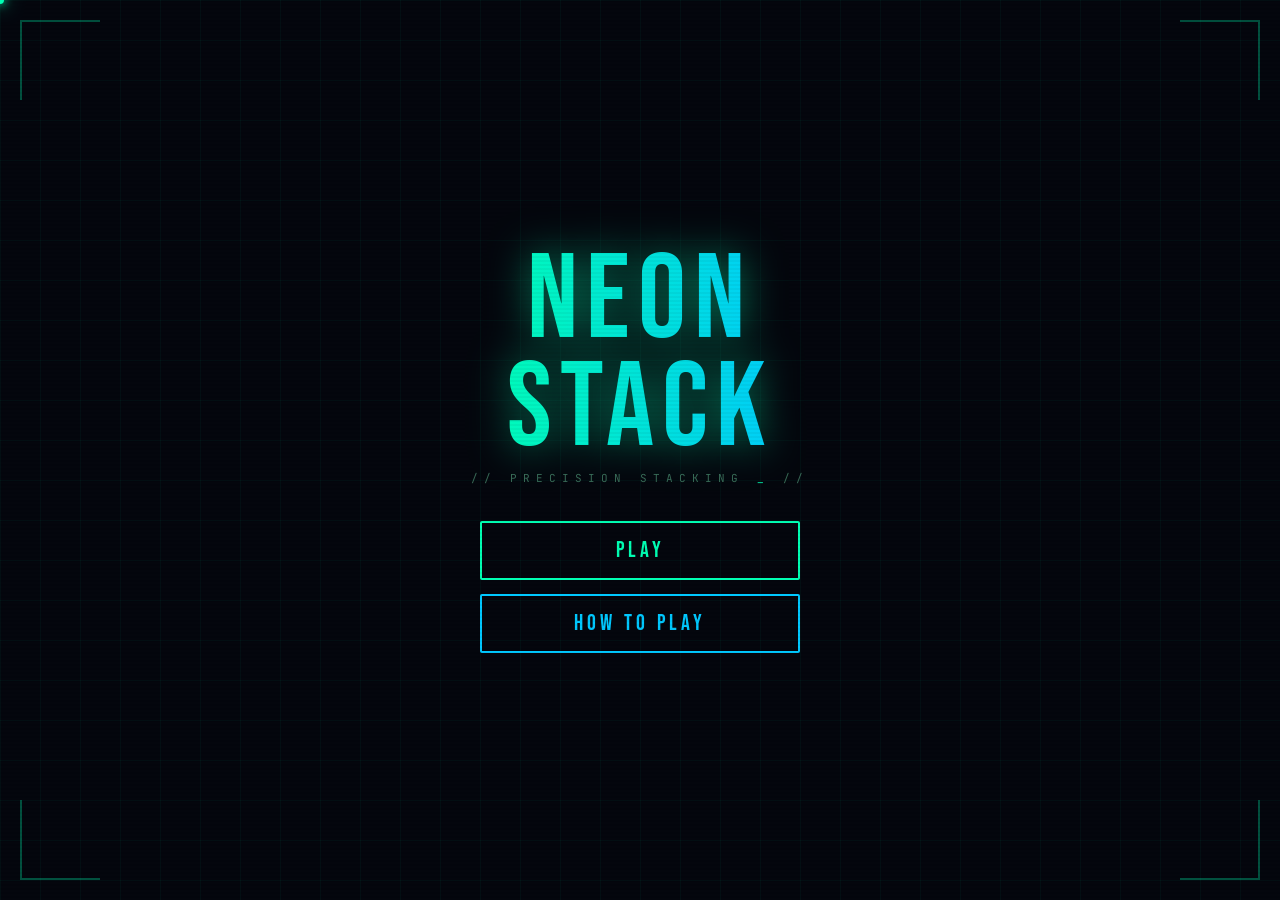
<file: neon-stack.html>
<!DOCTYPE html>
<html lang="en">
<head>
<meta charset="UTF-8">
<meta name="viewport" content="width=device-width, initial-scale=1.0, user-scalable=no">
<title>NEON STACK</title>
<style>
@import url('https://fonts.googleapis.com/css2?family=Bebas+Neue&family=JetBrains+Mono:wght@300;400;700&display=swap');

*,*::before,*::after{box-sizing:border-box;margin:0;padding:0}
:root{
  --bg:#04060d;
  --grid-line:rgba(0,255,180,0.04);
  --neon-green:#00ffb3;
  --neon-pink:#ff2d6b;
  --neon-blue:#00c8ff;
  --neon-orange:#ff8c00;
  --neon-yellow:#f5ff00;
  --neon-purple:#b44fff;
  --text:#c8f5e8;
  --dim:#3a6b58;
  --panel:rgba(0,255,180,0.04);
  --panel-border:rgba(0,255,180,0.12);
}

html,body{
  width:100%;height:100%;
  background:var(--bg);
  color:var(--text);
  font-family:'JetBrains Mono',monospace;
  overflow:hidden;
  cursor:none;
  -webkit-tap-highlight-color:transparent;
  touch-action:none;
}

#cursor{
  position:fixed;width:8px;height:8px;
  background:var(--neon-green);border-radius:50%;
  pointer-events:none;z-index:9999;
  transform:translate(-50%,-50%);
  box-shadow:0 0 10px var(--neon-green),0 0 20px var(--neon-green);
}

body::after{
  content:'';position:fixed;inset:0;z-index:100;
  background:repeating-linear-gradient(0deg,transparent,transparent 2px,rgba(0,0,0,0.04) 2px,rgba(0,0,0,0.04) 4px);
  pointer-events:none;
}

#bg-grid{
  position:fixed;inset:0;z-index:0;
  background-image:
    linear-gradient(var(--grid-line) 1px,transparent 1px),
    linear-gradient(90deg,var(--grid-line) 1px,transparent 1px);
  background-size:40px 40px;
  animation:gridDrift 30s linear infinite;
}
@keyframes gridDrift{0%{background-position:0 0}100%{background-position:40px 40px}}

.corner{position:fixed;width:80px;height:80px;border-color:var(--neon-green);border-style:solid;opacity:0.3;z-index:1;}
.corner-tl{top:20px;left:20px;border-width:2px 0 0 2px}
.corner-tr{top:20px;right:20px;border-width:2px 2px 0 0}
.corner-bl{bottom:20px;left:20px;border-width:0 0 2px 2px}
.corner-br{bottom:20px;right:20px;border-width:0 2px 2px 0}

canvas#particle-canvas{position:fixed;inset:0;z-index:50;pointer-events:none;}

/* ── SCREENS ── */
.screen{
  position:fixed;inset:0;z-index:10;
  display:flex;flex-direction:column;align-items:center;justify-content:center;
  opacity:0;pointer-events:none;transition:opacity 0.35s ease;
  padding:20px;
}
.screen.show{opacity:1;pointer-events:all}

/* ── LOGO ── */
.logo-wrap{text-align:center;margin-bottom:36px}
.logo-line{
  font-family:'Bebas Neue',sans-serif;
  font-size:clamp(64px,13vw,120px);
  letter-spacing:8px;line-height:0.9;
  background:linear-gradient(90deg,var(--neon-green),var(--neon-blue) 50%,var(--neon-green));
  background-size:200% auto;
  -webkit-background-clip:text;-webkit-text-fill-color:transparent;background-clip:text;
  animation:shimmer 4s linear infinite;
  filter:drop-shadow(0 0 20px rgba(0,255,180,0.5));
}
@keyframes shimmer{0%{background-position:0%}100%{background-position:200%}}
.logo-sub{font-size:11px;letter-spacing:6px;color:var(--dim);text-transform:uppercase;margin-top:8px;}
.logo-sub span{color:var(--neon-green);animation:blink 1.2s step-end infinite}
@keyframes blink{0%,100%{opacity:1}50%{opacity:0}}

/* ── BUTTONS ── */
.btn{
  font-family:'Bebas Neue',sans-serif;font-size:22px;letter-spacing:4px;
  padding:14px 48px;border:2px solid var(--neon-green);
  background:transparent;color:var(--neon-green);cursor:pointer;border-radius:2px;
  position:relative;overflow:hidden;transition:color 0.2s,box-shadow 0.2s;
  display:block;width:100%;max-width:320px;margin:0 auto;
}
.btn::before{
  content:'';position:absolute;inset:0;background:var(--neon-green);
  transform:translateX(-101%);transition:transform 0.2s ease;z-index:-1;
}
.btn:hover::before{transform:translateX(0)}
.btn:hover{color:var(--bg);box-shadow:0 0 30px rgba(0,255,180,0.4)}
.btn:active{transform:scale(0.97)}
.btn.pink{border-color:var(--neon-pink);color:var(--neon-pink)}
.btn.pink::before{background:var(--neon-pink)}
.btn.pink:hover{color:var(--bg);box-shadow:0 0 30px rgba(255,45,107,0.4)}
.btn.blue{border-color:var(--neon-blue);color:var(--neon-blue)}
.btn.blue::before{background:var(--neon-blue)}
.btn.blue:hover{color:var(--bg);box-shadow:0 0 30px rgba(0,200,255,0.4)}
.btn.orange{border-color:var(--neon-orange);color:var(--neon-orange)}
.btn.orange::before{background:var(--neon-orange)}
.btn.orange:hover{color:var(--bg);box-shadow:0 0 30px rgba(255,140,0,0.4)}

.btn-sm{
  font-family:'Bebas Neue',sans-serif;font-size:16px;letter-spacing:3px;
  padding:8px 24px;border:1px solid;background:transparent;cursor:pointer;border-radius:2px;
  transition:all 0.2s;text-transform:uppercase;
}
.btn-sm.green{border-color:var(--neon-green);color:var(--neon-green)}
.btn-sm.pink{border-color:var(--neon-pink);color:var(--neon-pink)}
.btn-sm.blue{border-color:var(--neon-blue);color:var(--neon-blue)}
.btn-sm:hover{filter:brightness(1.4)}
.btn-sm:active{transform:scale(0.96)}
.btn-gap{display:flex;flex-direction:column;gap:14px;width:100%;max-width:320px;align-items:center;}

/* ── DIFFICULTY CARDS ── */
.mode-cards{display:flex;gap:16px;margin-bottom:32px;flex-wrap:wrap;justify-content:center;}
.mode-card{
  background:var(--panel);border:1px solid var(--panel-border);border-radius:6px;
  padding:22px 26px;cursor:pointer;text-align:center;
  transition:border-color 0.2s,box-shadow 0.2s;min-width:130px;
}
.mode-card:hover{border-color:var(--neon-green);box-shadow:0 0 24px rgba(0,255,180,0.12)}
.mode-card.selected{border-color:var(--neon-green);box-shadow:0 0 24px rgba(0,255,180,0.2);}
.mode-card:active{transform:scale(0.97)}
.mode-icon{font-size:32px;display:block;margin-bottom:10px}
.mode-title{font-family:'Bebas Neue',sans-serif;font-size:20px;letter-spacing:3px;color:var(--neon-green);}
.mode-desc{font-size:10px;letter-spacing:2px;color:var(--dim);margin-top:4px;}

/* ── GAME SCREEN ── */
#screen-game{
  flex-direction:row;
  align-items:flex-start;
  justify-content:center;
  padding:16px;
  gap:20px;
}

/* left panel */
.side-panel{
  display:flex;flex-direction:column;gap:12px;
  width:110px;flex-shrink:0;padding-top:8px;
}
.stat-box{
  background:var(--panel);border:1px solid var(--panel-border);
  border-radius:4px;padding:10px 8px;text-align:center;
}
.stat-label{font-size:9px;letter-spacing:2px;color:var(--dim);text-transform:uppercase;margin-bottom:4px;}
.stat-val{font-family:'Bebas Neue',sans-serif;font-size:30px;letter-spacing:2px;line-height:1;color:var(--neon-green);}
.stat-val.hi{color:var(--neon-yellow);}
.stat-val.lvl{color:var(--neon-blue);}

.combo-box{
  background:var(--panel);border:1px solid var(--panel-border);
  border-radius:4px;padding:8px;text-align:center;
  opacity:0;transition:opacity 0.3s;
}
.combo-box.show{opacity:1;}
.combo-val{font-family:'Bebas Neue',sans-serif;font-size:22px;color:var(--neon-orange);
  text-shadow:0 0 12px rgba(255,140,0,0.7);}

/* ── STACK CANVAS ── */
.canvas-wrap{
  position:relative;
  flex:0 0 auto;
}
#stack-canvas{
  display:block;
  border:1px solid var(--panel-border);
  border-radius:4px;
}

/* tap hint */
.tap-hint{
  position:absolute;bottom:-28px;left:50%;transform:translateX(-50%);
  font-size:9px;letter-spacing:3px;color:var(--dim);text-transform:uppercase;
  white-space:nowrap;
  animation:hintPulse 2s ease-in-out infinite;
}
@keyframes hintPulse{0%,100%{opacity:0.4}50%{opacity:1}}

/* ── OVERLAY on canvas ── */
.canvas-overlay{
  position:absolute;inset:0;
  display:flex;flex-direction:column;align-items:center;justify-content:center;
  pointer-events:none;
}
.over-title{
  font-family:'Bebas Neue',sans-serif;
  font-size:clamp(28px,5vw,48px);
  letter-spacing:5px;
  opacity:0;transform:scale(0.6);
  transition:opacity 0.4s ease,transform 0.4s cubic-bezier(0.175,0.885,0.32,1.4);
  text-align:center;
}
.over-title.show{opacity:1;transform:scale(1);}
.over-title.win{color:var(--neon-yellow);text-shadow:0 0 30px rgba(245,255,0,0.6);}
.over-title.lose{color:var(--neon-pink);text-shadow:0 0 30px rgba(255,45,107,0.6);}

/* right panel */
.right-panel{
  display:flex;flex-direction:column;gap:12px;
  width:110px;flex-shrink:0;padding-top:8px;
}

.action-btns{display:flex;flex-direction:column;gap:8px;}

/* ── RESULT SCREEN ── */
#screen-result{gap:0;}
.result-logo{
  font-family:'Bebas Neue',sans-serif;
  font-size:clamp(48px,10vw,90px);
  letter-spacing:6px;text-align:center;margin-bottom:8px;
}
.result-logo.win{
  background:linear-gradient(90deg,var(--neon-yellow),var(--neon-orange));
  -webkit-background-clip:text;-webkit-text-fill-color:transparent;background-clip:text;
  filter:drop-shadow(0 0 20px rgba(245,255,0,0.5));
}
.result-logo.lose{
  color:var(--neon-pink);
  text-shadow:0 0 30px rgba(255,45,107,0.5);
}
.result-sub{font-size:11px;letter-spacing:4px;color:var(--dim);text-align:center;margin-bottom:28px;}
.result-stats{
  display:flex;gap:12px;margin-bottom:32px;flex-wrap:wrap;justify-content:center;
}
.result-stat{
  background:var(--panel);border:1px solid var(--panel-border);
  border-radius:4px;padding:14px 18px;text-align:center;min-width:90px;
}
.rs-label{font-size:9px;letter-spacing:2px;color:var(--dim);text-transform:uppercase;}
.rs-val{font-family:'Bebas Neue',sans-serif;font-size:32px;letter-spacing:2px;line-height:1.1;}
.rs-val.g{color:var(--neon-green);}
.rs-val.y{color:var(--neon-yellow);}
.rs-val.b{color:var(--neon-blue);}

/* ── HOW TO PLAY ── */
.how-card{
  background:var(--panel);border:1px solid var(--panel-border);border-radius:6px;
  padding:22px 26px;width:100%;max-width:400px;margin-bottom:24px;
}
.how-title{font-family:'Bebas Neue',sans-serif;font-size:20px;letter-spacing:4px;color:var(--neon-green);margin-bottom:14px;}
.how-row{display:flex;gap:10px;align-items:flex-start;margin-bottom:10px;font-size:11px;letter-spacing:1px;color:var(--text);line-height:1.6;}
.how-num{font-family:'Bebas Neue',sans-serif;font-size:20px;color:var(--neon-green);flex-shrink:0;line-height:1.2;}

@media(max-width:560px){
  #screen-game{flex-direction:column;align-items:center;padding:10px 8px;gap:10px;}
  .side-panel,.right-panel{flex-direction:row;width:100%;gap:8px;}
  .stat-box,.combo-box{flex:1;}
  .action-btns{flex-direction:row;}
}
</style>
</head>
<body>

<div id="cursor"></div>
<div id="bg-grid"></div>
<div class="corner corner-tl"></div>
<div class="corner corner-tr"></div>
<div class="corner corner-bl"></div>
<div class="corner corner-br"></div>
<canvas id="particle-canvas"></canvas>

<!-- ══ HOME ══ -->
<div class="screen show" id="screen-home">
  <div class="logo-wrap">
    <div class="logo-line">NEON<br>STACK</div>
    <div class="logo-sub">// precision stacking <span>_</span> //</div>
  </div>
  <div class="btn-gap">
    <button class="btn"        onclick="showScreen('diff')">PLAY</button>
    <button class="btn blue"   onclick="showScreen('rules')">HOW TO PLAY</button>
  </div>
</div>

<!-- ══ RULES ══ -->
<div class="screen" id="screen-rules">
  <div class="logo-wrap" style="margin-bottom:20px">
    <div class="logo-line" style="font-size:clamp(40px,8vw,72px)">HOW TO<br>PLAY</div>
  </div>
  <div class="how-card">
    <div class="how-title">⬛ STACK RULES</div>
    <div class="how-row"><span class="how-num">1</span><span>A block slides left and right at the top of the screen. <b>Tap / Click / Space</b> to drop it.</span></div>
    <div class="how-row"><span class="how-num">2</span><span>Only the part that lands on the previous block stays. The overhanging part is <span style="color:var(--neon-pink)">cut off</span>.</span></div>
    <div class="how-row"><span class="how-num">3</span><span>Each perfect drop (zero overhang) earns a <span style="color:var(--neon-orange)">PERFECT BONUS</span> and the block grows wider.</span></div>
    <div class="how-row"><span class="how-num">4</span><span>If you miss the stack entirely, it's <span style="color:var(--neon-pink)">GAME OVER</span>.</span></div>
    <div class="how-row"><span class="how-num">5</span><span>Stack higher to level up — each level speeds up the moving block. Survive as long as you can!</span></div>
  </div>
  <button class="btn" onclick="showScreen('home')">BACK</button>
</div>

<!-- ══ DIFFICULTY ══ -->
<div class="screen" id="screen-diff">
  <div class="logo-wrap" style="margin-bottom:24px">
    <div class="logo-line" style="font-size:clamp(40px,8vw,80px)">DIFFICULTY</div>
  </div>
  <div class="mode-cards">
    <div class="mode-card" id="diff-easy" onclick="selectDiff('easy')">
      <span class="mode-icon">🟢</span>
      <div class="mode-title">EASY</div>
      <div class="mode-desc">SLOW BLOCKS</div>
    </div>
    <div class="mode-card" id="diff-medium" onclick="selectDiff('medium')">
      <span class="mode-icon">🟡</span>
      <div class="mode-title">MEDIUM</div>
      <div class="mode-desc">NORMAL SPEED</div>
    </div>
    <div class="mode-card" id="diff-hard" onclick="selectDiff('hard')">
      <span class="mode-icon">🔴</span>
      <div class="mode-title">HARD</div>
      <div class="mode-desc">FAST & FURIOUS</div>
    </div>
  </div>
  <button class="btn pink" onclick="showScreen('home')">BACK</button>
</div>

<!-- ══ GAME ══ -->
<div class="screen" id="screen-game">
  <div class="side-panel">
    <div class="stat-box">
      <div class="stat-label">SCORE</div>
      <div class="stat-val" id="ui-score">0</div>
    </div>
    <div class="stat-box">
      <div class="stat-label">BEST</div>
      <div class="stat-val hi" id="ui-best">0</div>
    </div>
    <div class="stat-box">
      <div class="stat-label">LEVEL</div>
      <div class="stat-val lvl" id="ui-level">1</div>
    </div>
    <div class="combo-box" id="combo-box">
      <div class="stat-label">COMBO</div>
      <div class="combo-val" id="ui-combo">x1</div>
    </div>
  </div>

  <div class="canvas-wrap" id="canvas-wrap">
    <canvas id="stack-canvas"></canvas>
    <div class="canvas-overlay">
      <div class="over-title" id="over-title"></div>
    </div>
    <div class="tap-hint" id="tap-hint">TAP / SPACE TO DROP</div>
  </div>

  <div class="right-panel">
    <div class="stat-box">
      <div class="stat-label">HEIGHT</div>
      <div class="stat-val" id="ui-height">0</div>
    </div>
    <div class="stat-box">
      <div class="stat-label">PERFECT</div>
      <div class="stat-val" style="color:var(--neon-orange)" id="ui-perfect">0</div>
    </div>
    <div class="action-btns">
      <button class="btn-sm pink" onclick="endGame(true)">QUIT</button>
    </div>
  </div>
</div>

<!-- ══ RESULT ══ -->
<div class="screen" id="screen-result">
  <div class="result-logo" id="result-logo">GAME OVER</div>
  <div class="result-sub" id="result-sub">YOUR STACK COLLAPSED</div>
  <div class="result-stats">
    <div class="result-stat">
      <div class="rs-label">SCORE</div>
      <div class="rs-val g" id="rs-score">0</div>
    </div>
    <div class="result-stat">
      <div class="rs-label">BEST</div>
      <div class="rs-val y" id="rs-best">0</div>
    </div>
    <div class="result-stat">
      <div class="rs-label">LEVEL</div>
      <div class="rs-val b" id="rs-level">1</div>
    </div>
    <div class="result-stat">
      <div class="rs-label">HEIGHT</div>
      <div class="rs-val g" id="rs-height">0</div>
    </div>
    <div class="result-stat">
      <div class="rs-label">PERFECT</div>
      <div class="rs-val" style="color:var(--neon-orange)" id="rs-perfect">0</div>
    </div>
  </div>
  <div class="btn-gap">
    <button class="btn"        onclick="startGame()">PLAY AGAIN</button>
    <button class="btn blue"   onclick="showScreen('diff')">CHANGE DIFF</button>
    <button class="btn pink"   onclick="showScreen('home')">MAIN MENU</button>
  </div>
</div>

<script>
/* ══════════════════════════════════════
   CURSOR
══════════════════════════════════════ */
const curEl = document.getElementById('cursor');
document.addEventListener('mousemove', e => {
  curEl.style.left = e.clientX + 'px';
  curEl.style.top  = e.clientY + 'px';
});

/* ══════════════════════════════════════
   PARTICLE CANVAS
══════════════════════════════════════ */
const pCanvas = document.getElementById('particle-canvas');
const pCtx    = pCanvas.getContext('2d');
let particles = [];

function resizePC() { pCanvas.width = innerWidth; pCanvas.height = innerHeight; }
resizePC();
window.addEventListener('resize', resizePC);

function spawnP(x, y, color, count=18, speed=2.5, life=55, size=3) {
  for (let i = 0; i < count; i++) {
    const a = Math.random() * Math.PI * 2;
    const v = Math.random() * speed + 0.5;
    particles.push({ x, y, color, vx: Math.cos(a)*v, vy: Math.sin(a)*v, life, maxLife: life, size: Math.random()*size+1 });
  }
}

function updateParticles() {
  pCtx.clearRect(0, 0, pCanvas.width, pCanvas.height);
  particles = particles.filter(p => p.life > 0);
  for (const p of particles) {
    const a = p.life / p.maxLife;
    pCtx.save();
    pCtx.globalAlpha   = a * 0.9;
    pCtx.fillStyle     = p.color;
    pCtx.shadowBlur    = 10;
    pCtx.shadowColor   = p.color;
    pCtx.beginPath();
    pCtx.arc(p.x, p.y, p.size * a, 0, Math.PI*2);
    pCtx.fill();
    pCtx.restore();
    p.x += p.vx; p.y += p.vy;
    p.vx *= 0.93; p.vy *= 0.93;
    p.life--;
  }
}
(function loop() { requestAnimationFrame(loop); updateParticles(); })();

/* ══════════════════════════════════════
   SCREEN MANAGEMENT
══════════════════════════════════════ */
function showScreen(id) {
  document.querySelectorAll('.screen').forEach(s => s.classList.remove('show'));
  document.getElementById('screen-' + id).classList.add('show');
}

/* ══════════════════════════════════════
   DIFFICULTY
══════════════════════════════════════ */
const DIFF = {
  easy:   { baseSpeed: 1.4, speedInc: 0.06 },
  medium: { baseSpeed: 2.2, speedInc: 0.10 },
  hard:   { baseSpeed: 3.2, speedInc: 0.15 },
};
let difficulty = 'medium';

function selectDiff(d) {
  difficulty = d;
  document.querySelectorAll('.mode-card').forEach(c => c.classList.remove('selected'));
  document.getElementById('diff-' + d).classList.add('selected');
  startGame();
}

/* ══════════════════════════════════════
   GAME CONSTANTS & STATE
══════════════════════════════════════ */
const C        = document.getElementById('stack-canvas');
const ctx      = C.getContext('2d');
const ROWS     = 14;          // visible rows
const BASE_W   = 200;         // starting block width (logical)
let   CELL_H   = 28;          // logical cell height — recalculated on resize
let   CANVAS_W = 220;
let   CANVAS_H = ROWS * CELL_H;

// colour palette per level (cycles)
const PALETTES = [
  ['#00ffb3','#00c8ff'],
  ['#b44fff','#ff2d6b'],
  ['#f5ff00','#ff8c00'],
  ['#00c8ff','#b44fff'],
  ['#ff2d6b','#f5ff00'],
  ['#ff8c00','#00ffb3'],
];

let score, best, level, height, perfects, combo;
let blocks;       // array of {x, w} from bottom
let mover;        // {x, w, dir, speed}
let gameRunning;
let animId;
let lastTime;
let overTitle;
let diffCfg;
let bestScore = 0;

/* ══════════════════════════════════════
   CANVAS SIZING
══════════════════════════════════════ */
function sizeCanvas() {
  const wrap    = document.getElementById('canvas-wrap');
  const maxH    = window.innerHeight - 160;
  const maxW    = Math.min(window.innerWidth - 260, 280);
  CELL_H        = Math.max(20, Math.floor(Math.min(maxH / ROWS, 34)));
  CANVAS_H      = ROWS * CELL_H;
  CANVAS_W      = Math.max(180, Math.min(maxW, 260));
  C.width       = CANVAS_W;
  C.height      = CANVAS_H;
  C.style.width  = CANVAS_W + 'px';
  C.style.height = CANVAS_H + 'px';
  wrap.style.width  = CANVAS_W + 'px';
  wrap.style.height = CANVAS_H + 'px';
}

/* ══════════════════════════════════════
   START GAME
══════════════════════════════════════ */
function startGame() {
  showScreen('game');
  if (animId) cancelAnimationFrame(animId);

  sizeCanvas();
  diffCfg  = DIFF[difficulty];
  score    = 0; level = 1; height = 0; perfects = 0; combo = 0;
  gameRunning = true;
  overTitle   = document.getElementById('over-title');
  overTitle.classList.remove('show');
  document.getElementById('tap-hint').style.opacity = '1';
  document.getElementById('combo-box').classList.remove('show');

  // Base block centered
  blocks = [{ x: (CANVAS_W - BASE_W) / 2, w: BASE_W }];

  spawnMover();
  updateUI();
  lastTime = null;
  animId = requestAnimationFrame(gameLoop);
}

function spawnMover() {
  const top  = blocks[blocks.length - 1];
  const spd  = diffCfg.baseSpeed + level * diffCfg.speedInc;
  mover = { x: 0, w: top.w, dir: 1, speed: spd };
}

/* ══════════════════════════════════════
   GAME LOOP
══════════════════════════════════════ */
function gameLoop(ts) {
  if (!gameRunning) return;
  if (!lastTime) lastTime = ts;
  const dt = Math.min((ts - lastTime) / 16.67, 3); // normalise to 60fps
  lastTime = ts;

  mover.x += mover.dir * mover.speed * dt;
  if (mover.x + mover.w >= CANVAS_W) { mover.x = CANVAS_W - mover.w; mover.dir = -1; }
  if (mover.x <= 0) { mover.x = 0; mover.dir = 1; }

  draw();
  animId = requestAnimationFrame(gameLoop);
}

/* ══════════════════════════════════════
   DRAW
══════════════════════════════════════ */
function draw() {
  ctx.clearRect(0, 0, CANVAS_W, CANVAS_H);

  const pal    = PALETTES[(level - 1) % PALETTES.length];
  const visibleStart = Math.max(0, blocks.length - ROWS);
  const visibleBlocks = blocks.slice(visibleStart);

  // Draw stacked blocks (bottom → top, displayed top → bottom in canvas)
  for (let i = 0; i < visibleBlocks.length; i++) {
    const b   = visibleBlocks[i];
    const row = ROWS - visibleBlocks.length + i;
    const y   = row * CELL_H;
    drawBlock(b.x, y, b.w, CELL_H, pal[0], pal[1], i / visibleBlocks.length);
  }

  // Moving block at top
  if (gameRunning) {
    const moverRow = ROWS - visibleBlocks.length - 1;
    const my = moverRow * CELL_H;
    if (my >= 0) {
      drawBlock(mover.x, my, mover.w, CELL_H, pal[1], pal[0], 1);
    } else {
      // mover off top of visible area — still draw at row 0
      drawBlock(mover.x, 0, mover.w, CELL_H, pal[1], pal[0], 1);
    }
  }
}

function drawBlock(x, y, w, h, col1, col2, brightness) {
  const grad = ctx.createLinearGradient(x, y, x + w, y + h);
  grad.addColorStop(0, col1);
  grad.addColorStop(1, col2);

  ctx.save();
  ctx.shadowBlur  = 12;
  ctx.shadowColor = col1;
  ctx.globalAlpha = 0.3 + brightness * 0.7;
  ctx.fillStyle   = grad;
  ctx.fillRect(x + 1, y + 1, w - 2, h - 2);

  // top edge glow
  ctx.globalAlpha = 0.85;
  ctx.strokeStyle = col1;
  ctx.lineWidth   = 1.5;
  ctx.shadowBlur  = 8;
  ctx.strokeRect(x + 1, y + 1, w - 2, h - 2);

  // inner highlight
  ctx.globalAlpha = 0.3;
  ctx.fillStyle   = '#ffffff';
  ctx.fillRect(x + 2, y + 2, w - 4, 3);

  ctx.restore();
}

/* ══════════════════════════════════════
   DROP BLOCK
══════════════════════════════════════ */
function dropBlock() {
  if (!gameRunning) return;

  const top     = blocks[blocks.length - 1];
  const overlapL = Math.max(mover.x, top.x);
  const overlapR = Math.min(mover.x + mover.w, top.x + top.w);
  const overlap  = overlapR - overlapL;

  if (overlap <= 0) {
    // Missed entirely
    flashMiss();
    endGame(false);
    return;
  }

  const isPerfect = Math.abs(mover.w - overlap) <= 2;
  let newW, newX;

  if (isPerfect) {
    newW = Math.min(top.w + 4, CANVAS_W - 10); // bonus width
    newX = top.x - (newW - top.w) / 2;
    newX = Math.max(0, Math.min(CANVAS_W - newW, newX));
    perfects++;
    combo++;
    showCombo(combo);
    flashPerfect();
    score += 150 * combo;
  } else {
    newW = overlap;
    newX = overlapL;
    combo = 0;
    document.getElementById('combo-box').classList.remove('show');
    // drop the cut piece as particles
    dropParticles(overlapL, overlapR, newW, mover.w);
    score += 100;
  }

  blocks.push({ x: newX, w: newW });
  height++;

  // level up every 5 blocks
  if (height % 5 === 0) {
    level++;
    showLevelUp();
  }

  score += level * 10;
  if (score > bestScore) bestScore = score;

  spawnMover();
  updateUI();
  draw();
}

function dropParticles(overlapL, overlapR, newW, moverW) {
  const rect = C.getBoundingClientRect();
  const ratio = rect.width / CANVAS_W;
  const visRows = Math.min(blocks.length, ROWS);
  const moverRow = ROWS - visRows - 1;
  const my = Math.max(0, moverRow) * CELL_H;

  // left cut
  if (mover.x < overlapL) {
    const cx = rect.left + mover.x * ratio;
    const cy = rect.top  + my * ratio;
    spawnP(cx, cy, '#ff2d6b', 10, 3, 40, 3);
  }
  // right cut
  if (mover.x + moverW > overlapR) {
    const cx = rect.left + (overlapR) * ratio;
    const cy = rect.top  + my * ratio;
    spawnP(cx, cy, '#ff2d6b', 10, 3, 40, 3);
  }
}

/* ══════════════════════════════════════
   FLASH EFFECTS
══════════════════════════════════════ */
function flashPerfect() {
  const el = document.getElementById('over-title');
  el.textContent = '✦ PERFECT ✦';
  el.className = 'over-title win show';
  const rect = C.getBoundingClientRect();
  spawnP(rect.left + rect.width/2, rect.top + 60, '#f5ff00', 28, 4, 60, 4);
  setTimeout(() => el.classList.remove('show'), 900);
}

function flashMiss() {
  const rect = C.getBoundingClientRect();
  spawnP(rect.left + rect.width/2, rect.top + rect.height/2, '#ff2d6b', 35, 5, 70, 5);
}

function showLevelUp() {
  const el = document.getElementById('over-title');
  el.textContent = '▲ LEVEL ' + level;
  el.className = 'over-title win show';
  const rect = C.getBoundingClientRect();
  spawnP(rect.left + rect.width/2, rect.top + rect.height/2, '#00c8ff', 22, 4, 55, 4);
  setTimeout(() => el.classList.remove('show'), 1000);
}

function showCombo(n) {
  if (n < 2) return;
  const box = document.getElementById('combo-box');
  document.getElementById('ui-combo').textContent = 'x' + n;
  box.classList.add('show');
}

/* ══════════════════════════════════════
   UI UPDATE
══════════════════════════════════════ */
function updateUI() {
  document.getElementById('ui-score').textContent   = score;
  document.getElementById('ui-best').textContent    = bestScore;
  document.getElementById('ui-level').textContent   = level;
  document.getElementById('ui-height').textContent  = height;
  document.getElementById('ui-perfect').textContent = perfects;
}

/* ══════════════════════════════════════
   END GAME
══════════════════════════════════════ */
function endGame(quit) {
  gameRunning = false;
  if (animId) { cancelAnimationFrame(animId); animId = null; }

  if (score > bestScore) bestScore = score;

  const isWin = !quit && height >= 30; // 30 = "survived" goal

  setTimeout(() => {
    document.getElementById('result-logo').textContent = quit ? 'QUIT' : (height >= 30 ? 'YOU WIN!' : 'GAME OVER');
    document.getElementById('result-logo').className   = 'result-logo ' + (height >= 30 && !quit ? 'win' : 'lose');
    document.getElementById('result-sub').textContent  =
      quit ? 'STACK ABANDONED' :
      height >= 30 ? 'TOWER COMPLETE!' : 'YOUR STACK COLLAPSED';
    document.getElementById('rs-score').textContent   = score;
    document.getElementById('rs-best').textContent    = bestScore;
    document.getElementById('rs-level').textContent   = level;
    document.getElementById('rs-height').textContent  = height;
    document.getElementById('rs-perfect').textContent = perfects;
    showScreen('result');
  }, quit ? 0 : 600);
}

/* ══════════════════════════════════════
   INPUT
══════════════════════════════════════ */
document.addEventListener('keydown', e => {
  if ((e.code === 'Space' || e.code === 'ArrowDown' || e.code === 'Enter') &&
      document.getElementById('screen-game').classList.contains('show')) {
    e.preventDefault();
    dropBlock();
    document.getElementById('tap-hint').style.opacity = '0';
  }
});

C.addEventListener('click',     () => { dropBlock(); document.getElementById('tap-hint').style.opacity='0'; });
C.addEventListener('touchstart', e => { e.preventDefault(); dropBlock(); document.getElementById('tap-hint').style.opacity='0'; }, { passive: false });

window.addEventListener('resize', () => {
  if (document.getElementById('screen-game').classList.contains('show')) {
    sizeCanvas(); draw();
  }
});
</script>
</body>
</html>
</file>
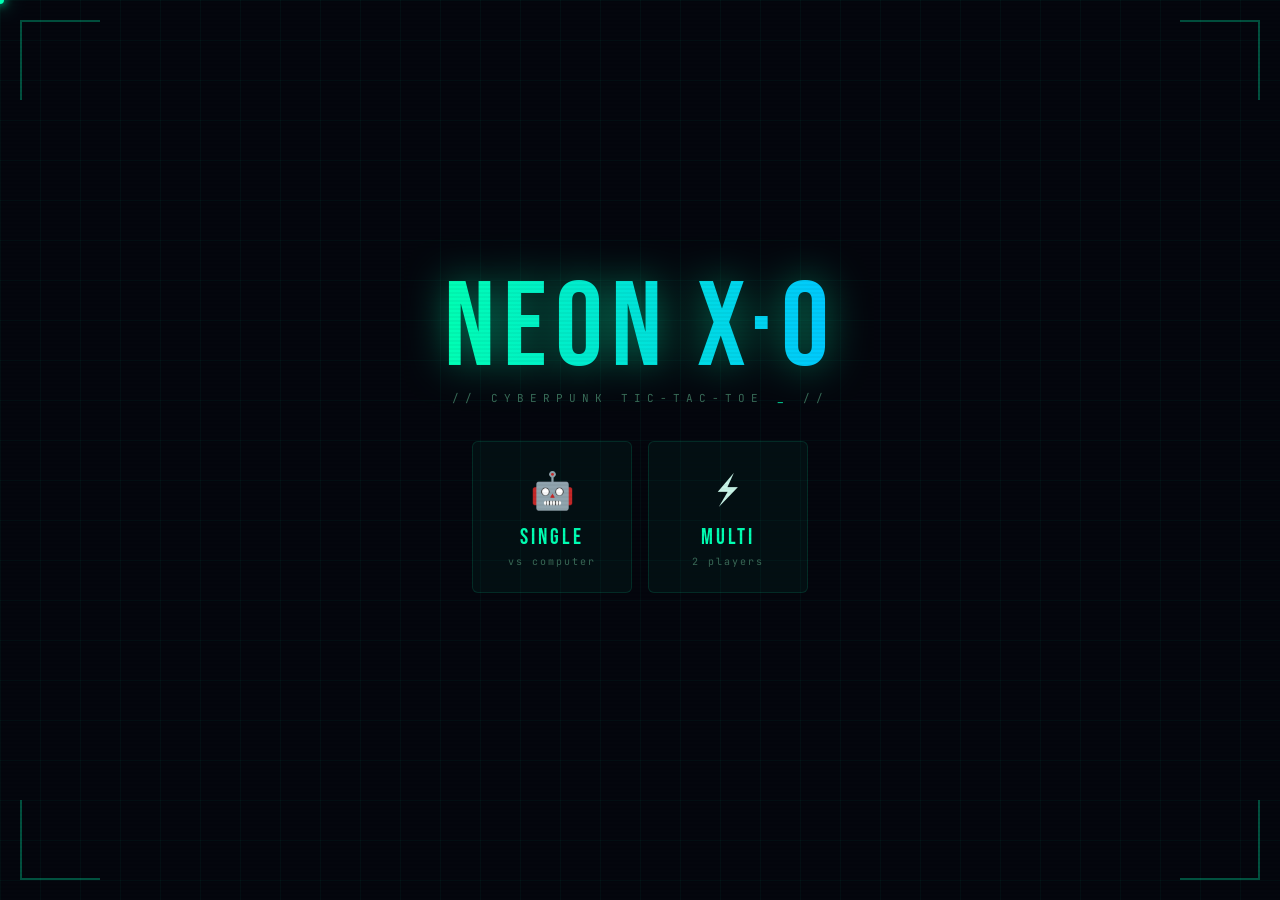
<file: neon-ttt.html>
<!DOCTYPE html>
<html lang="en">
<head>
<meta charset="UTF-8">
<meta name="viewport" content="width=device-width, initial-scale=1.0, user-scalable=no">
<title>NEON X·O</title>
<style>
@import url('https://fonts.googleapis.com/css2?family=Bebas+Neue&family=JetBrains+Mono:wght@300;400;700&display=swap');

*,*::before,*::after{box-sizing:border-box;margin:0;padding:0}
:root{
  --bg:#04060d;
  --grid-line:rgba(0,255,180,0.04);
  --neon-green:#00ffb3;
  --neon-pink:#ff2d6b;
  --neon-blue:#00c8ff;
  --neon-orange:#ff8c00;
  --neon-yellow:#f5ff00;
  --neon-purple:#b44fff;
  --text:#c8f5e8;
  --dim:#3a6b58;
  --panel:rgba(0,255,180,0.04);
  --panel-border:rgba(0,255,180,0.12);
  --x-color:#ff2d6b;
  --o-color:#00ffb3;
}

html,body{
  width:100%;min-height:100%;
  background:var(--bg);
  color:var(--text);
  font-family:'JetBrains Mono',monospace;
  overflow-x:hidden;
  cursor:none;
}

#cursor{
  position:fixed;width:8px;height:8px;
  background:var(--neon-green);border-radius:50%;
  pointer-events:none;z-index:9999;
  transform:translate(-50%,-50%);
  box-shadow:0 0 10px var(--neon-green),0 0 20px var(--neon-green);
}

body::after{
  content:'';position:fixed;inset:0;z-index:100;
  background:repeating-linear-gradient(0deg,transparent,transparent 2px,rgba(0,0,0,0.04) 2px,rgba(0,0,0,0.04) 4px);
  pointer-events:none;
}

#bg-grid{
  position:fixed;inset:0;z-index:0;
  background-image:
    linear-gradient(var(--grid-line) 1px,transparent 1px),
    linear-gradient(90deg,var(--grid-line) 1px,transparent 1px);
  background-size:40px 40px;
  animation:gridDrift 30s linear infinite;
}
@keyframes gridDrift{0%{background-position:0 0}100%{background-position:40px 40px}}

.corner{position:fixed;width:80px;height:80px;border-color:var(--neon-green);border-style:solid;opacity:0.3;z-index:1;}
.corner-tl{top:20px;left:20px;border-width:2px 0 0 2px}
.corner-tr{top:20px;right:20px;border-width:2px 2px 0 0}
.corner-bl{bottom:20px;left:20px;border-width:0 0 2px 2px}
.corner-br{bottom:20px;right:20px;border-width:0 2px 2px 0}

/* ── SCREENS ── */
.screen{
  position:fixed;inset:0;z-index:10;
  display:flex;flex-direction:column;align-items:center;justify-content:center;
  opacity:0;pointer-events:none;transition:opacity 0.35s ease;
  padding:20px;
}
.screen.show{opacity:1;pointer-events:all}

/* ── LOGO ── */
.logo-wrap{text-align:center;margin-bottom:36px}
.logo-line{
  font-family:'Bebas Neue',sans-serif;
  font-size:clamp(64px,13vw,120px);
  letter-spacing:8px;line-height:0.9;
  background:linear-gradient(90deg,var(--neon-green),var(--neon-blue) 50%,var(--neon-green));
  background-size:200% auto;
  -webkit-background-clip:text;-webkit-text-fill-color:transparent;background-clip:text;
  animation:shimmer 4s linear infinite;
  filter:drop-shadow(0 0 20px rgba(0,255,180,0.5));
}
@keyframes shimmer{0%{background-position:0%}100%{background-position:200%}}
.logo-sub{font-size:11px;letter-spacing:6px;color:var(--dim);text-transform:uppercase;margin-top:8px;}
.logo-sub span{color:var(--neon-green);animation:blink 1.2s step-end infinite}
@keyframes blink{0%,100%{opacity:1}50%{opacity:0}}

/* ── BUTTONS ── */
.btn{
  font-family:'Bebas Neue',sans-serif;font-size:22px;letter-spacing:4px;
  padding:14px 48px;border:2px solid var(--neon-green);
  background:transparent;color:var(--neon-green);cursor:pointer;border-radius:2px;
  position:relative;overflow:hidden;transition:color 0.2s,box-shadow 0.2s;
  display:block;width:100%;max-width:320px;margin:0 auto;
}
.btn::before{
  content:'';position:absolute;inset:0;background:var(--neon-green);
  transform:translateX(-101%);transition:transform 0.2s ease;z-index:-1;
}
.btn:hover::before{transform:translateX(0)}
.btn:hover{color:var(--bg);box-shadow:0 0 30px rgba(0,255,180,0.4)}
.btn:active{transform:scale(0.97)}
.btn.pink{border-color:var(--neon-pink);color:var(--neon-pink)}
.btn.pink::before{background:var(--neon-pink)}
.btn.pink:hover{color:var(--bg);box-shadow:0 0 30px rgba(255,45,107,0.4)}
.btn.blue{border-color:var(--neon-blue);color:var(--neon-blue)}
.btn.blue::before{background:var(--neon-blue)}
.btn.blue:hover{color:var(--bg);box-shadow:0 0 30px rgba(0,200,255,0.4)}

.btn-sm{
  font-family:'Bebas Neue',sans-serif;font-size:16px;letter-spacing:3px;
  padding:8px 24px;border:1px solid;background:transparent;cursor:pointer;border-radius:2px;
  transition:all 0.2s;text-transform:uppercase;
}
.btn-sm.green{border-color:var(--neon-green);color:var(--neon-green)}
.btn-sm.pink{border-color:var(--neon-pink);color:var(--neon-pink)}
.btn-sm.blue{border-color:var(--neon-blue);color:var(--neon-blue)}
.btn-sm:hover{filter:brightness(1.3)}
.btn-sm:active{transform:scale(0.96)}

.btn-gap{display:flex;flex-direction:column;gap:14px;width:100%;max-width:320px;align-items:center;}

/* ── MODE SELECT ── */
.mode-cards{
  display:flex;gap:16px;margin-bottom:32px;flex-wrap:wrap;justify-content:center;
}
.mode-card{
  background:var(--panel);border:1px solid var(--panel-border);border-radius:6px;
  padding:24px 28px;cursor:pointer;text-align:center;
  transition:border-color 0.2s,box-shadow 0.2s;
  min-width:160px;
}
.mode-card:hover{border-color:var(--neon-green);box-shadow:0 0 24px rgba(0,255,180,0.12)}
.mode-card:active{transform:scale(0.97)}
.mode-icon{font-size:36px;display:block;margin-bottom:10px}
.mode-title{font-family:'Bebas Neue',sans-serif;font-size:22px;letter-spacing:3px;color:var(--neon-green);}
.mode-desc{font-size:10px;letter-spacing:2px;color:var(--dim);margin-top:4px;}

/* ── NAME INPUT SCREEN ── */
.input-group{display:flex;flex-direction:column;gap:18px;width:100%;max-width:320px;margin-bottom:28px;}
.input-label{font-size:10px;letter-spacing:3px;color:var(--dim);text-transform:uppercase;margin-bottom:4px;}
.neon-input{
  width:100%;background:var(--panel);border:1px solid var(--panel-border);
  border-radius:3px;padding:12px 16px;
  font-family:'JetBrains Mono',monospace;font-size:15px;color:var(--text);
  outline:none;transition:border-color 0.2s,box-shadow 0.2s;
  cursor:none;
}
.neon-input:focus{border-color:var(--neon-green);box-shadow:0 0 16px rgba(0,255,180,0.12);}
.neon-input::placeholder{color:var(--dim);}
.player-preview{
  display:flex;gap:20px;justify-content:center;margin-bottom:8px;
}
.preview-badge{
  font-family:'Bebas Neue',sans-serif;font-size:14px;letter-spacing:2px;
  padding:6px 14px;border-radius:2px;border:1px solid;
}
.badge-x{border-color:var(--x-color);color:var(--x-color);}
.badge-o{border-color:var(--o-color);color:var(--o-color);}

/* ── GAME SCREEN ── */
#screen-game{justify-content:flex-start;padding-top:24px;overflow-y:auto;}
.game-header{
  width:100%;max-width:480px;
  display:flex;justify-content:space-between;align-items:center;
  margin-bottom:20px;padding:0 4px;
}
.player-tag{
  font-family:'Bebas Neue',sans-serif;font-size:20px;letter-spacing:3px;
  padding:8px 16px;border-radius:3px;border:1px solid;
  transition:all 0.3s;opacity:0.35;
}
.player-tag.x-tag{border-color:var(--x-color);color:var(--x-color);}
.player-tag.o-tag{border-color:var(--o-color);color:var(--o-color);}
.player-tag.active{opacity:1;box-shadow:0 0 20px rgba(0,0,0,0.3);}
.player-tag.x-tag.active{box-shadow:0 0 18px rgba(255,45,107,0.35);}
.player-tag.o-tag.active{box-shadow:0 0 18px rgba(0,255,180,0.35);}

.turn-indicator{
  font-size:10px;letter-spacing:3px;color:var(--dim);text-align:center;
  text-transform:uppercase;
}

/* score strip */
.score-strip{
  display:flex;gap:8px;width:100%;max-width:480px;margin-bottom:18px;
}
.score-box{
  flex:1;background:var(--panel);border:1px solid var(--panel-border);
  border-radius:4px;padding:10px 8px;text-align:center;
}
.score-label{font-size:9px;letter-spacing:2px;color:var(--dim);text-transform:uppercase;}
.score-val{font-family:'Bebas Neue',sans-serif;font-size:28px;letter-spacing:2px;line-height:1;}
.score-val.x{color:var(--x-color);}
.score-val.o{color:var(--o-color);}
.score-val.d{color:var(--dim);}

/* ── BOARD ── */
.board-wrap{
  position:relative;
  width:min(90vw,420px);
  aspect-ratio:1;
  margin:0 auto;
}
.board{
  width:100%;height:100%;
  display:grid;grid-template-columns:repeat(3,1fr);grid-template-rows:repeat(3,1fr);
  gap:0;position:relative;
}

/* grid lines drawn as pseudo dividers */
.board::before,.board::after{
  content:'';position:absolute;pointer-events:none;z-index:2;
}

/* grid lines via box shadows on cells */
.cell{
  position:relative;display:flex;align-items:center;justify-content:center;
  cursor:pointer;
  border:none;background:transparent;
  transition:background 0.15s;
  -webkit-tap-highlight-color:transparent;
}
.cell::before{content:'';position:absolute;inset:0;background:transparent;transition:background 0.15s;}
.cell:hover::before{background:rgba(0,255,180,0.04);}
.cell:active::before{background:rgba(0,255,180,0.09);}
.cell.filled{cursor:default;}
.cell.filled:hover::before{background:transparent;}

/* grid lines */
.cell:nth-child(1),.cell:nth-child(2),.cell:nth-child(3){border-bottom:2px solid rgba(0,255,180,0.18);}
.cell:nth-child(7),.cell:nth-child(8),.cell:nth-child(9){border-top:2px solid rgba(0,255,180,0.18);}
.cell:nth-child(1),.cell:nth-child(4),.cell:nth-child(7){border-right:2px solid rgba(0,255,180,0.18);}
.cell:nth-child(3),.cell:nth-child(6),.cell:nth-child(9){border-left:2px solid rgba(0,255,180,0.18);}
.cell:nth-child(2),.cell:nth-child(5),.cell:nth-child(8){border-left:2px solid rgba(0,255,180,0.18);border-right:2px solid rgba(0,255,180,0.18);}
.cell:nth-child(4),.cell:nth-child(5),.cell:nth-child(6){border-top:2px solid rgba(0,255,180,0.18);border-bottom:2px solid rgba(0,255,180,0.18);}

/* X and O symbols */
.symbol{
  width:58%;height:58%;
  display:flex;align-items:center;justify-content:center;
  animation:popIn 0.22s cubic-bezier(0.34,1.56,0.64,1);
}
@keyframes popIn{0%{transform:scale(0);opacity:0}100%{transform:scale(1);opacity:1}}

.sym-x svg,.sym-o svg{width:100%;height:100%;}

/* win line overlay */
#win-line{
  position:absolute;top:0;left:0;width:100%;height:100%;
  pointer-events:none;z-index:5;
  opacity:0;transition:opacity 0.3s;
}
#win-line.show{opacity:1;}

/* ── RESULT BANNER ── */
.result-banner{
  margin-top:20px;text-align:center;
  min-height:80px;display:flex;flex-direction:column;align-items:center;gap:10px;
}
.result-title{
  font-family:'Bebas Neue',sans-serif;
  font-size:clamp(32px,7vw,56px);letter-spacing:5px;
  opacity:0;transition:opacity 0.4s;
}
.result-title.show{opacity:1;}
.result-title.x-wins{color:var(--x-color);filter:drop-shadow(0 0 16px rgba(255,45,107,0.6));}
.result-title.o-wins{color:var(--o-color);filter:drop-shadow(0 0 16px rgba(0,255,180,0.6));}
.result-title.draw{color:var(--neon-blue);filter:drop-shadow(0 0 16px rgba(0,200,255,0.5));}
.result-buttons{display:flex;gap:10px;flex-wrap:wrap;justify-content:center;opacity:0;transition:opacity 0.4s 0.2s;}
.result-buttons.show{opacity:1;}

/* ── PARTICLE CANVAS ── */
#particle-canvas{position:fixed;inset:0;z-index:50;pointer-events:none;}

/* thinking indicator */
.thinking{
  font-size:10px;letter-spacing:3px;color:var(--neon-orange);
  text-transform:uppercase;
  opacity:0;transition:opacity 0.2s;
  text-align:center;margin-top:4px;
}
.thinking.show{opacity:1;}

@media(max-width:480px){
  .mode-card{min-width:130px;padding:18px 16px;}
  .game-header{flex-direction:column;gap:8px;}
  .player-tag{font-size:16px;padding:6px 12px;}
}
</style>
</head>
<body>

<div id="cursor"></div>
<div id="bg-grid"></div>
<div class="corner corner-tl"></div>
<div class="corner corner-tr"></div>
<div class="corner corner-bl"></div>
<div class="corner corner-br"></div>
<canvas id="particle-canvas"></canvas>

<!-- ── HOME ── -->
<div class="screen show" id="screen-home">
  <div class="logo-wrap">
    <div class="logo-line">NEON X·O</div>
    <div class="logo-sub">// cyberpunk tic-tac-toe <span>_</span> //</div>
  </div>
  <div class="mode-cards">
    <div class="mode-card" onclick="selectMode('single')">
      <span class="mode-icon">🤖</span>
      <div class="mode-title">SINGLE</div>
      <div class="mode-desc">vs computer</div>
    </div>
    <div class="mode-card" onclick="selectMode('multi')">
      <span class="mode-icon">⚡</span>
      <div class="mode-title">MULTI</div>
      <div class="mode-desc">2 players</div>
    </div>
  </div>
</div>

<!-- ── NAME INPUT ── -->
<div class="screen" id="screen-names">
  <div class="logo-wrap" style="margin-bottom:24px">
    <div class="logo-line" style="font-size:clamp(40px,8vw,72px)">ENTER CALLSIGNS</div>
  </div>
  <div class="player-preview">
    <div class="preview-badge badge-x">X — <span id="preview-x">PLAYER 1</span></div>
    <div class="preview-badge badge-o">O — <span id="preview-o">PLAYER 2</span></div>
  </div>
  <div class="input-group" id="name-inputs"></div>
  <div class="btn-gap">
    <button class="btn" onclick="launchGame()">ENTER THE GRID</button>
    <button class="btn-sm pink" onclick="showScreen('home')" style="margin-top:4px">← BACK</button>
  </div>
</div>

<!-- ── GAME ── -->
<div class="screen" id="screen-game">
  <div class="game-header">
    <div class="player-tag x-tag active" id="tag-x">X — PLAYER 1</div>
    <div class="turn-indicator" id="turn-text">YOUR TURN</div>
    <div class="player-tag o-tag" id="tag-o">O — PLAYER 2</div>
  </div>

  <div class="score-strip">
    <div class="score-box">
      <div class="score-label" id="slabel-x">PLAYER 1</div>
      <div class="score-val x" id="score-x">0</div>
    </div>
    <div class="score-box">
      <div class="score-label">DRAWS</div>
      <div class="score-val d" id="score-d">0</div>
    </div>
    <div class="score-box">
      <div class="score-label" id="slabel-o">PLAYER 2</div>
      <div class="score-val o" id="score-o">0</div>
    </div>
  </div>

  <div class="board-wrap">
    <div class="board" id="board"></div>
    <svg id="win-line" viewBox="0 0 300 300" xmlns="http://www.w3.org/2000/svg">
      <line id="wl" x1="0" y1="0" x2="0" y2="0"
        stroke="#f5ff00" stroke-width="4" stroke-linecap="round"
        style="filter:drop-shadow(0 0 8px #f5ff00)"/>
    </svg>
  </div>

  <div class="thinking" id="thinking">AI IS CALCULATING...</div>

  <div class="result-banner">
    <div class="result-title" id="result-title"></div>
    <div class="result-buttons" id="result-buttons">
      <button class="btn-sm green" onclick="resetBoard()">PLAY AGAIN</button>
      <button class="btn-sm blue"  onclick="goToModes()">CHANGE MODE</button>
      <button class="btn-sm pink"  onclick="showScreen('home')">EXIT</button>
    </div>
  </div>
</div>

<script>
/* ══════════════════════════════════════
   CURSOR
══════════════════════════════════════ */
const cur = document.getElementById('cursor');
document.addEventListener('mousemove', e => {
  cur.style.left = e.clientX + 'px';
  cur.style.top  = e.clientY + 'px';
});

/* ══════════════════════════════════════
   PARTICLES
══════════════════════════════════════ */
const pCanvas = document.getElementById('particle-canvas');
const pCtx    = pCanvas.getContext('2d');
let particles = [];

function resizePC() { pCanvas.width = window.innerWidth; pCanvas.height = window.innerHeight; }
resizePC();
window.addEventListener('resize', resizePC);

function spawnP(x, y, color, count = 18, speed = 2.5, life = 50, size = 3) {
  for (let i = 0; i < count; i++) {
    const a = Math.random() * Math.PI * 2;
    const v = Math.random() * speed;
    particles.push({
      x, y, color,
      vx: Math.cos(a) * v, vy: Math.sin(a) * v,
      life, maxLife: life, size: Math.random() * size + 1
    });
  }
}

function updateParticles() {
  pCtx.clearRect(0, 0, pCanvas.width, pCanvas.height);
  particles = particles.filter(p => p.life > 0);
  for (const p of particles) {
    const a = p.life / p.maxLife;
    pCtx.save();
    pCtx.globalAlpha = a * 0.85;
    pCtx.fillStyle   = p.color;
    pCtx.shadowBlur  = 8; pCtx.shadowColor = p.color;
    pCtx.beginPath(); pCtx.arc(p.x, p.y, p.size * a, 0, Math.PI * 2); pCtx.fill();
    pCtx.restore();
    p.x += p.vx; p.y += p.vy; p.vx *= 0.94; p.vy *= 0.94; p.life--;
  }
}
(function pLoop() { requestAnimationFrame(pLoop); updateParticles(); })();

/* ══════════════════════════════════════
   SCREEN MANAGEMENT
══════════════════════════════════════ */
function showScreen(id) {
  document.querySelectorAll('.screen').forEach(s => s.classList.remove('show'));
  document.getElementById('screen-' + id).classList.add('show');
}

/* ══════════════════════════════════════
   GAME STATE
   (All declared at top — no temporal dead zone issues)
══════════════════════════════════════ */
let mode       = 'single'; // 'single' | 'multi'
let nameX      = 'PLAYER 1';
let nameO      = 'PLAYER 2';
let board      = Array(9).fill(null); // null | 'X' | 'O'
let current    = 'X';  // whose turn
let gameActive = false;
let scores     = { X: 0, O: 0, D: 0 };

/* ══════════════════════════════════════
   MODE SELECTION
══════════════════════════════════════ */
function selectMode(m) {
  mode = m;
  const inputs = document.getElementById('name-inputs');
  inputs.innerHTML = '';

  if (m === 'single') {
    inputs.innerHTML = `
      <div>
        <div class="input-label">Your callsign (plays as X)</div>
        <input class="neon-input" id="inp-x" type="text" maxlength="14" placeholder="ENTER NAME" autocomplete="off" spellcheck="false">
      </div>`;
  } else {
    inputs.innerHTML = `
      <div>
        <div class="input-label">Player X callsign</div>
        <input class="neon-input" id="inp-x" type="text" maxlength="14" placeholder="PLAYER 1" autocomplete="off" spellcheck="false">
      </div>
      <div>
        <div class="input-label">Player O callsign</div>
        <input class="neon-input" id="inp-o" type="text" maxlength="14" placeholder="PLAYER 2" autocomplete="off" spellcheck="false">
      </div>`;
  }

  /* live preview */
  const inpX = document.getElementById('inp-x');
  const inpO = document.getElementById('inp-o');
  if (inpX) inpX.addEventListener('input', () => {
    document.getElementById('preview-x').textContent = inpX.value.toUpperCase() || 'PLAYER 1';
  });
  if (inpO) inpO.addEventListener('input', () => {
    document.getElementById('preview-o').textContent = inpO.value.toUpperCase() || 'PLAYER 2';
  });

  document.getElementById('preview-x').textContent = 'PLAYER 1';
  document.getElementById('preview-o').textContent = mode === 'single' ? 'AI UNIT' : 'PLAYER 2';

  showScreen('names');
}

function launchGame() {
  const inpX = document.getElementById('inp-x');
  const inpO = document.getElementById('inp-o');
  nameX = (inpX && inpX.value.trim()) ? inpX.value.trim().toUpperCase() : 'PLAYER 1';
  nameO = mode === 'single'
    ? 'AI UNIT'
    : ((inpO && inpO.value.trim()) ? inpO.value.trim().toUpperCase() : 'PLAYER 2');

  scores = { X: 0, O: 0, D: 0 };
  initGameScreen();
  showScreen('game');
}

function goToModes() {
  showScreen('home');
}

/* ══════════════════════════════════════
   GAME SCREEN INIT
══════════════════════════════════════ */
function initGameScreen() {
  /* labels */
  document.getElementById('tag-x').textContent   = `X — ${nameX}`;
  document.getElementById('tag-o').textContent   = `O — ${nameO}`;
  document.getElementById('slabel-x').textContent = nameX;
  document.getElementById('slabel-o').textContent = nameO;
  resetBoard();
}

function resetBoard() {
  board      = Array(9).fill(null);
  current    = 'X';
  gameActive = true;
  hideResult();
  renderBoard();
  updateTurnUI();
  /* hide win line */
  document.getElementById('win-line').classList.remove('show');
}

/* ══════════════════════════════════════
   BOARD RENDER
══════════════════════════════════════ */
function renderBoard() {
  const el = document.getElementById('board');
  el.innerHTML = '';
  board.forEach((val, i) => {
    const cell = document.createElement('div');
    cell.className = 'cell' + (val ? ' filled' : '');
    cell.dataset.i = i;
    if (val) cell.innerHTML = val === 'X' ? svgX() : svgO();
    else cell.addEventListener('click', () => onCellClick(i));
    el.appendChild(cell);
  });
}

function svgX() {
  return `<div class="symbol sym-x">
    <svg viewBox="0 0 60 60" xmlns="http://www.w3.org/2000/svg">
      <line x1="8" y1="8" x2="52" y2="52" stroke="#ff2d6b" stroke-width="6" stroke-linecap="round"
        style="filter:drop-shadow(0 0 8px #ff2d6b)"/>
      <line x1="52" y1="8" x2="8" y2="52" stroke="#ff2d6b" stroke-width="6" stroke-linecap="round"
        style="filter:drop-shadow(0 0 8px #ff2d6b)"/>
    </svg>
  </div>`;
}

function svgO() {
  return `<div class="symbol sym-o">
    <svg viewBox="0 0 60 60" xmlns="http://www.w3.org/2000/svg">
      <circle cx="30" cy="30" r="22" fill="none" stroke="#00ffb3" stroke-width="6"
        style="filter:drop-shadow(0 0 8px #00ffb3)"/>
    </svg>
  </div>`;
}

/* ══════════════════════════════════════
   CLICK HANDLER
══════════════════════════════════════ */
function onCellClick(i) {
  if (!gameActive || board[i]) return;
  if (mode === 'single' && current === 'O') return; /* AI's turn */

  makeMove(i, current);
}

function makeMove(i, player) {
  board[i] = player;
  renderBoard();

  /* particle burst at cell position */
  const cellEl = document.getElementById('board').children[i];
  const rect   = cellEl.getBoundingClientRect();
  const cx     = rect.left + rect.width / 2;
  const cy     = rect.top  + rect.height / 2;
  spawnP(cx, cy, player === 'X' ? '#ff2d6b' : '#00ffb3', 14, 2, 40, 3);

  const result = checkResult(board);
  if (result) { endGame(result); return; }

  current = current === 'X' ? 'O' : 'X';
  updateTurnUI();

  if (mode === 'single' && current === 'O' && gameActive) {
    doAIMove();
  }
}

/* ══════════════════════════════════════
   TURN UI
══════════════════════════════════════ */
function updateTurnUI() {
  const tagX = document.getElementById('tag-x');
  const tagO = document.getElementById('tag-o');
  const txt  = document.getElementById('turn-text');

  tagX.classList.toggle('active', current === 'X');
  tagO.classList.toggle('active', current === 'O');

  if (mode === 'single') {
    txt.textContent = current === 'X' ? 'YOUR TURN' : 'AI THINKING...';
  } else {
    txt.textContent = (current === 'X' ? nameX : nameO) + "'S TURN";
  }
}

/* ══════════════════════════════════════
   WIN CHECK
══════════════════════════════════════ */
const LINES = [
  [0,1,2],[3,4,5],[6,7,8], // rows
  [0,3,6],[1,4,7],[2,5,8], // cols
  [0,4,8],[2,4,6]          // diags
];

function checkResult(b) {
  for (const [a, c, d] of LINES) {
    if (b[a] && b[a] === b[c] && b[a] === b[d]) return { winner: b[a], line: [a, c, d] };
  }
  if (b.every(v => v)) return { winner: 'D' };
  return null;
}

/* ══════════════════════════════════════
   END GAME
══════════════════════════════════════ */
function endGame(result) {
  gameActive = false;

  if (result.winner !== 'D') {
    scores[result.winner]++;
    drawWinLine(result.line);
    /* big burst on winning cells */
    result.line.forEach(i => {
      const cellEl = document.getElementById('board').children[i];
      const rect   = cellEl.getBoundingClientRect();
      spawnP(rect.left + rect.width/2, rect.top + rect.height/2,
        result.winner === 'X' ? '#ff2d6b' : '#00ffb3', 22, 3, 60, 4);
    });
  } else {
    scores.D++;
  }

  updateScores();

  /* show result */
  const rt = document.getElementById('result-title');
  const rb = document.getElementById('result-buttons');
  rt.className = 'result-title';
  if (result.winner === 'D') {
    rt.textContent = 'DRAW';
    rt.classList.add('draw');
  } else if (result.winner === 'X') {
    rt.textContent = nameX + ' WINS';
    rt.classList.add('x-wins');
  } else {
    rt.textContent = nameO + ' WINS';
    rt.classList.add('o-wins');
  }
  setTimeout(() => { rt.classList.add('show'); rb.classList.add('show'); }, 300);
}

function hideResult() {
  const rt = document.getElementById('result-title');
  const rb = document.getElementById('result-buttons');
  rt.classList.remove('show');
  rb.classList.remove('show');
}

function updateScores() {
  document.getElementById('score-x').textContent = scores.X;
  document.getElementById('score-o').textContent = scores.O;
  document.getElementById('score-d').textContent = scores.D;
}

/* ══════════════════════════════════════
   WIN LINE DRAW
══════════════════════════════════════ */
function drawWinLine(line) {
  const boardEl = document.getElementById('board');
  const bRect   = boardEl.getBoundingClientRect();
  const wlSvg   = document.getElementById('win-line');
  const wl      = document.getElementById('wl');

  function cellCenter(i) {
    const c = boardEl.children[i].getBoundingClientRect();
    return {
      x: ((c.left + c.width / 2)  - bRect.left) / bRect.width  * 300,
      y: ((c.top  + c.height / 2) - bRect.top)  / bRect.height * 300
    };
  }

  const a = cellCenter(line[0]);
  const b = cellCenter(line[2]);

  /* extend slightly past cells */
  const dx = b.x - a.x, dy = b.y - a.y;
  const len = Math.sqrt(dx*dx + dy*dy);
  const ext = 18;
  const nx = dx / len * ext, ny = dy / len * ext;

  wl.setAttribute('x1', a.x - nx);
  wl.setAttribute('y1', a.y - ny);
  wl.setAttribute('x2', b.x + nx);
  wl.setAttribute('y2', b.y + ny);
  wlSvg.classList.add('show');
}

/* ══════════════════════════════════════
   AI — MINIMAX (perfect play)
══════════════════════════════════════ */
function minimax(b, isMax, alpha, beta) {
  const res = checkResult(b);
  if (res) {
    if (res.winner === 'O') return  10;
    if (res.winner === 'X') return -10;
    return 0;
  }

  if (isMax) {
    let best = -Infinity;
    for (let i = 0; i < 9; i++) {
      if (!b[i]) {
        b[i] = 'O';
        best = Math.max(best, minimax(b, false, alpha, beta));
        b[i] = null;
        alpha = Math.max(alpha, best);
        if (beta <= alpha) break;
      }
    }
    return best;
  } else {
    let best = Infinity;
    for (let i = 0; i < 9; i++) {
      if (!b[i]) {
        b[i] = 'X';
        best = Math.min(best, minimax(b, true, alpha, beta));
        b[i] = null;
        beta = Math.min(beta, best);
        if (beta <= alpha) break;
      }
    }
    return best;
  }
}

function getBestMove(b) {
  let bestScore = -Infinity, bestMove = -1;
  for (let i = 0; i < 9; i++) {
    if (!b[i]) {
      b[i] = 'O';
      const score = minimax(b, false, -Infinity, Infinity);
      b[i] = null;
      if (score > bestScore) { bestScore = score; bestMove = i; }
    }
  }
  return bestMove;
}

function doAIMove() {
  const thinking = document.getElementById('thinking');
  thinking.classList.add('show');
  /* small delay so it feels like the AI "thinks" */
  setTimeout(() => {
    thinking.classList.remove('show');
    if (!gameActive) return;
    const move = getBestMove([...board]);
    if (move !== -1) makeMove(move, 'O');
  }, 420);
}
</script>
</body>
</html>
</file>
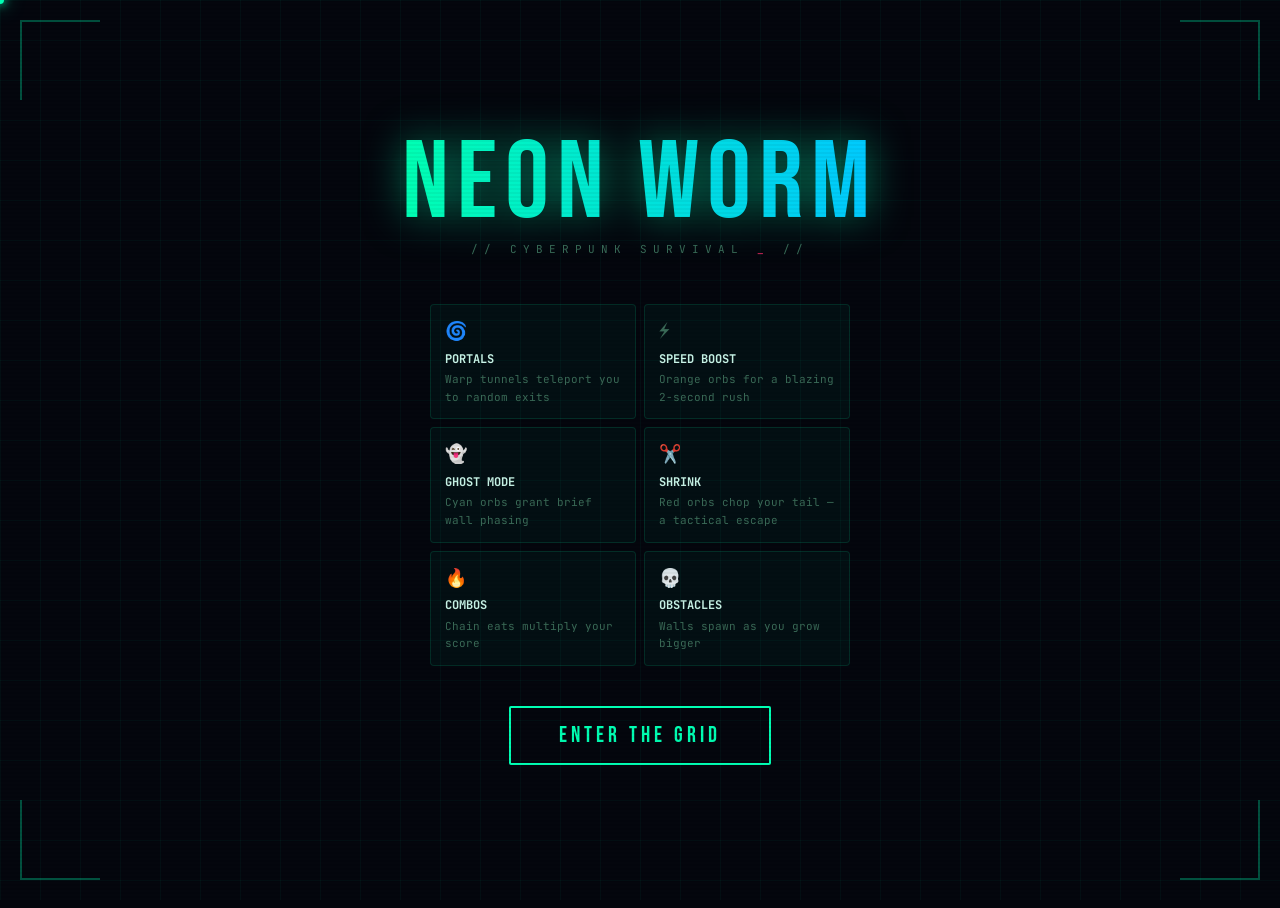
<file: neon-worm.html>
<!DOCTYPE html>
<html lang="en">
<head>
<meta charset="UTF-8">
<meta name="viewport" content="width=device-width, initial-scale=1.0, user-scalable=no">
<title>NEON WORM</title>
<style>
@import url('https://fonts.googleapis.com/css2?family=Bebas+Neue&family=JetBrains+Mono:wght@300;400;700&display=swap');

*,*::before,*::after{box-sizing:border-box;margin:0;padding:0}
:root{
  --bg:#04060d;
  --grid-line:rgba(0,255,180,0.04);
  --neon-green:#00ffb3;
  --neon-pink:#ff2d6b;
  --neon-blue:#00c8ff;
  --neon-orange:#ff8c00;
  --neon-yellow:#f5ff00;
  --neon-purple:#b44fff;
  --text:#c8f5e8;
  --dim:#3a6b58;
  --panel:rgba(0,255,180,0.04);
  --panel-border:rgba(0,255,180,0.12);
}

html,body{
  width:100%;height:100%;
  background:var(--bg);
  color:var(--text);
  font-family:'JetBrains Mono',monospace;
  overflow:hidden;
  cursor:none;
  touch-action:none;
}

#cursor{
  position:fixed;width:8px;height:8px;
  background:var(--neon-green);
  border-radius:50%;
  pointer-events:none;z-index:9999;
  transform:translate(-50%,-50%);
  box-shadow:0 0 10px var(--neon-green),0 0 20px var(--neon-green);
  transition:transform 0.05s;
}

body::after{
  content:'';position:fixed;inset:0;z-index:100;
  background:repeating-linear-gradient(0deg,transparent,transparent 2px,rgba(0,0,0,0.04) 2px,rgba(0,0,0,0.04) 4px);
  pointer-events:none;
}

#app{
  width:100vw;height:100vh;
  display:flex;flex-direction:column;
  align-items:center;justify-content:center;
  position:relative;
}

#bg-grid{
  position:fixed;inset:0;z-index:0;
  background-image:
    linear-gradient(var(--grid-line) 1px,transparent 1px),
    linear-gradient(90deg,var(--grid-line) 1px,transparent 1px);
  background-size:40px 40px;
  animation:gridDrift 30s linear infinite;
}
@keyframes gridDrift{
  0%{background-position:0 0}
  100%{background-position:40px 40px}
}

.corner{
  position:fixed;width:80px;height:80px;
  border-color:var(--neon-green);border-style:solid;
  opacity:0.3;z-index:1;
}
.corner-tl{top:20px;left:20px;border-width:2px 0 0 2px}
.corner-tr{top:20px;right:20px;border-width:2px 2px 0 0}
.corner-bl{bottom:20px;left:20px;border-width:0 0 2px 2px}
.corner-br{bottom:20px;right:20px;border-width:0 2px 2px 0}

.screen{
  position:absolute;inset:0;z-index:10;
  display:flex;flex-direction:column;align-items:center;justify-content:center;
  opacity:0;pointer-events:none;
  transition:opacity 0.35s ease;
}
.screen.show{opacity:1;pointer-events:all}

#screen-home{gap:0}
.logo-wrap{text-align:center;margin-bottom:48px;position:relative}
.logo-line{
  font-family:'Bebas Neue',sans-serif;
  font-size:clamp(60px,12vw,110px);
  letter-spacing:8px;
  line-height:0.9;
  background:linear-gradient(90deg,var(--neon-green),var(--neon-blue) 50%,var(--neon-green));
  background-size:200% auto;
  -webkit-background-clip:text;-webkit-text-fill-color:transparent;background-clip:text;
  animation:shimmer 4s linear infinite;
  filter:drop-shadow(0 0 20px rgba(0,255,180,0.5));
}
@keyframes shimmer{0%{background-position:0%}100%{background-position:200%}}
.logo-sub{
  font-size:11px;letter-spacing:6px;
  color:var(--dim);text-transform:uppercase;
  margin-top:8px;
}
.logo-sub span{color:var(--neon-pink);animation:blink 1.2s step-end infinite}
@keyframes blink{0%,100%{opacity:1}50%{opacity:0}}

.home-grid{
  display:grid;
  grid-template-columns:1fr 1fr;
  gap:8px;
  margin-bottom:40px;
  max-width:460px;width:100%;
  padding:0 20px;
}
.feat-card{
  background:var(--panel);
  border:1px solid var(--panel-border);
  border-radius:4px;
  padding:12px 14px;
  font-size:11px;
  line-height:1.6;
  color:var(--dim);
}
.feat-card .feat-icon{font-size:18px;display:block;margin-bottom:4px}
.feat-card b{color:var(--text);display:block;margin-bottom:2px;font-size:12px}

.btn{
  font-family:'Bebas Neue',sans-serif;
  font-size:22px;letter-spacing:4px;
  padding:14px 48px;
  border:2px solid var(--neon-green);
  background:transparent;color:var(--neon-green);
  cursor:pointer;
  border-radius:2px;
  position:relative;overflow:hidden;
  transition:color 0.2s,box-shadow 0.2s;
  text-transform:uppercase;
}
.btn::before{
  content:'';position:absolute;inset:0;
  background:var(--neon-green);
  transform:translateX(-101%);
  transition:transform 0.2s ease;
  z-index:-1;
}
.btn:hover::before{transform:translateX(0)}
.btn:hover{color:var(--bg);box-shadow:0 0 30px rgba(0,255,180,0.4)}
.btn:active{transform:scale(0.97)}

#screen-game{flex-direction:row;gap:0;align-items:stretch;justify-content:center;padding:20px}

.game-sidebar{
  width:180px;flex-shrink:0;
  display:flex;flex-direction:column;gap:16px;
  padding:8px 0;
  justify-content:center;
}
.sidebar-panel{
  background:var(--panel);
  border:1px solid var(--panel-border);
  border-radius:4px;
  padding:16px;
}
.sp-label{
  font-size:9px;letter-spacing:3px;text-transform:uppercase;
  color:var(--dim);margin-bottom:6px;
}
.sp-value{
  font-family:'Bebas Neue',sans-serif;
  font-size:36px;letter-spacing:2px;
  color:var(--neon-green);
  line-height:1;
}
.sp-value.pink{color:var(--neon-pink)}
.sp-value.blue{color:var(--neon-blue)}
.sp-value.orange{color:var(--neon-orange)}

.legend{margin-top:4px}
.leg-item{
  display:flex;align-items:center;gap:8px;
  font-size:10px;color:var(--dim);margin-bottom:6px;
}
.leg-dot{width:10px;height:10px;border-radius:2px;flex-shrink:0}

.combo-bar-wrap{height:4px;background:rgba(255,255,255,0.06);border-radius:2px;margin-top:6px}
.combo-bar{height:100%;width:0%;background:var(--neon-yellow);border-radius:2px;transition:width 0.15s}

.canvas-wrap{
  position:relative;
  flex:1;
  max-width:min(calc(100vh - 60px), calc(100vw - 400px));
  aspect-ratio:1;
  display:flex;align-items:center;justify-content:center;
}
#game-canvas{
  display:block;
  border:1px solid rgba(0,255,180,0.15);
  border-radius:4px;
  box-shadow:0 0 40px rgba(0,255,180,0.05),inset 0 0 60px rgba(0,0,0,0.5);
  touch-action:none;
}

.power-strip{
  position:absolute;bottom:-28px;left:0;right:0;
  display:flex;gap:6px;justify-content:center;
}
.power-chip{
  font-size:9px;letter-spacing:2px;padding:3px 10px;
  border-radius:2px;border:1px solid;
  opacity:0;transition:opacity 0.3s;
  text-transform:uppercase;
}
.power-chip.active{opacity:1}
.power-chip.ghost{border-color:var(--neon-blue);color:var(--neon-blue)}
.power-chip.speed{border-color:var(--neon-orange);color:var(--neon-orange)}

#screen-dead{gap:12px}
.dead-title{
  font-family:'Bebas Neue',sans-serif;
  font-size:clamp(50px,10vw,90px);
  letter-spacing:6px;
  color:var(--neon-pink);
  filter:drop-shadow(0 0 20px rgba(255,45,107,0.6));
  animation:deadShake 0.4s ease;
}
@keyframes deadShake{
  0%,100%{transform:translateX(0)}
  20%{transform:translateX(-8px)}
  40%{transform:translateX(8px)}
  60%{transform:translateX(-5px)}
  80%{transform:translateX(5px)}
}
.dead-stats{
  display:flex;gap:32px;
  font-size:12px;color:var(--dim);
  margin:8px 0 24px;
}
.dead-stat b{display:block;font-family:'Bebas Neue',sans-serif;font-size:28px;color:var(--text);letter-spacing:2px}
.dead-buttons{display:flex;gap:12px}
.btn-sm{
  font-family:'Bebas Neue',sans-serif;
  font-size:18px;letter-spacing:3px;
  padding:10px 32px;
  border:1px solid;
  background:transparent;
  cursor:pointer;border-radius:2px;
  transition:all 0.2s;
  text-transform:uppercase;
}
.btn-sm.green{border-color:var(--neon-green);color:var(--neon-green)}
.btn-sm.pink{border-color:var(--neon-pink);color:var(--neon-pink)}
.btn-sm:hover{filter:brightness(1.3)}
.btn-sm:active{transform:scale(0.96)}

/* ── MOBILE DPAD ── */
#dpad{
  display:none;
  position:fixed;bottom:16px;right:16px;
  z-index:200;flex-direction:column;align-items:center;gap:4px;
}
@media(max-width:700px),(pointer:coarse){
  #dpad{display:flex}
  .game-sidebar{display:none}
  #screen-game{padding:8px;flex-direction:column}
  .canvas-wrap{
    max-width:100%;
    width:100%;
    max-height:calc(100vw - 16px);
    aspect-ratio:1;
  }
}
.dpad-row{display:flex;gap:4px}
.dp{
  width:52px;height:52px;
  background:rgba(0,255,180,0.08);
  border:1px solid rgba(0,255,180,0.25);
  border-radius:8px;font-size:22px;
  display:flex;align-items:center;justify-content:center;
  cursor:pointer;color:var(--neon-green);
  -webkit-tap-highlight-color:transparent;
  touch-action:manipulation;
  user-select:none;
  -webkit-user-select:none;
}
.dp:active{background:rgba(0,255,180,0.22)}

/* swipe hint overlay shown briefly at game start */
#swipe-hint{
  position:absolute;
  top:50%;left:50%;
  transform:translate(-50%,-50%);
  font-size:11px;letter-spacing:3px;
  color:rgba(0,255,180,0.5);
  pointer-events:none;
  opacity:0;
  transition:opacity 0.5s;
  text-align:center;
  z-index:30;
  white-space:nowrap;
}
#swipe-hint.show{opacity:1}

#particle-canvas{
  position:fixed;inset:0;z-index:50;
  pointer-events:none;
}
</style>
</head>
<body>

<div id="cursor"></div>
<div id="bg-grid"></div>
<div class="corner corner-tl"></div>
<div class="corner corner-tr"></div>
<div class="corner corner-bl"></div>
<div class="corner corner-br"></div>

<canvas id="particle-canvas"></canvas>

<div id="app">

  <!-- HOME -->
  <div class="screen show" id="screen-home">
    <div class="logo-wrap">
      <div class="logo-line">NEON WORM</div>
      <div class="logo-sub">// cyberpunk survival <span>_</span> //</div>
    </div>
    <div class="home-grid">
      <div class="feat-card"><span class="feat-icon">🌀</span><b>PORTALS</b>Warp tunnels teleport you to random exits</div>
      <div class="feat-card"><span class="feat-icon">⚡</span><b>SPEED BOOST</b>Orange orbs for a blazing 2-second rush</div>
      <div class="feat-card"><span class="feat-icon">👻</span><b>GHOST MODE</b>Cyan orbs grant brief wall phasing</div>
      <div class="feat-card"><span class="feat-icon">✂️</span><b>SHRINK</b>Red orbs chop your tail — a tactical escape</div>
      <div class="feat-card"><span class="feat-icon">🔥</span><b>COMBOS</b>Chain eats multiply your score</div>
      <div class="feat-card"><span class="feat-icon">💀</span><b>OBSTACLES</b>Walls spawn as you grow bigger</div>
    </div>
    <button class="btn" onclick="startGame()">ENTER THE GRID</button>
  </div>

  <!-- GAME -->
  <div class="screen" id="screen-game">
    <div class="game-sidebar" id="sidebar-left">
      <div class="sidebar-panel">
        <div class="sp-label">Score</div>
        <div class="sp-value" id="ui-score">0</div>
      </div>
      <div class="sidebar-panel">
        <div class="sp-label">High Score</div>
        <div class="sp-value pink" id="ui-hi">0</div>
      </div>
      <div class="sidebar-panel">
        <div class="sp-label">Combo ×<span id="ui-combo-num">1</span></div>
        <div class="combo-bar-wrap"><div class="combo-bar" id="combo-bar"></div></div>
      </div>
      <div class="sidebar-panel">
        <div class="sp-label">Length</div>
        <div class="sp-value blue" id="ui-len">3</div>
      </div>
      <div class="sidebar-panel legend">
        <div class="sp-label">Legend</div>
        <div class="leg-item"><div class="leg-dot" style="background:#00ffb3"></div>Food</div>
        <div class="leg-item"><div class="leg-dot" style="background:#ff8c00"></div>Speed boost</div>
        <div class="leg-item"><div class="leg-dot" style="background:#00c8ff"></div>Ghost mode</div>
        <div class="leg-item"><div class="leg-dot" style="background:#ff2d6b"></div>Shrink tail</div>
        <div class="leg-item"><div class="leg-dot" style="background:#b44fff"></div>Portal pair</div>
        <div class="leg-item"><div class="leg-dot" style="background:#555"></div>Wall block</div>
      </div>
    </div>

    <div class="canvas-wrap" id="canvas-wrap">
      <canvas id="game-canvas"></canvas>
      <div id="swipe-hint">SWIPE TO STEER</div>
      <div class="power-strip">
        <div class="power-chip ghost" id="chip-ghost">GHOST</div>
        <div class="power-chip speed" id="chip-speed">SPEED</div>
      </div>
    </div>

    <div class="game-sidebar" id="sidebar-right">
      <div class="sidebar-panel" style="font-size:10px;color:var(--dim);line-height:1.8">
        <div class="sp-label">Controls</div>
        WASD / ↑↓←→<br>or swipe on canvas<br>
        <br>
        <div class="sp-label" style="margin-top:4px">Speed</div>
        <div class="sp-value orange" id="ui-speed">1</div>
        <div style="font-size:9px;color:var(--dim);margin-top:2px">grows with score</div>
      </div>
      <div class="sidebar-panel">
        <div class="sp-label">Obstacles</div>
        <div class="sp-value" id="ui-walls">0</div>
      </div>
      <div class="sidebar-panel" style="font-size:10px;color:var(--dim)">
        <div class="sp-label">Tips</div>
        Use portals to escape traps.<br><br>
        Red orbs shrink you when cornered.<br><br>
        Ghost lets you pass walls once.
      </div>
    </div>
  </div>

  <!-- DEAD -->
  <div class="screen" id="screen-dead">
    <div class="dead-title">FLATLINED</div>
    <div class="dead-stats">
      <div class="dead-stat"><span>Score</span><b id="dead-score">0</b></div>
      <div class="dead-stat"><span>Best</span><b id="dead-hi">0</b></div>
      <div class="dead-stat"><span>Length</span><b id="dead-len">0</b></div>
      <div class="dead-stat"><span>Best Combo</span><b id="dead-combo">×1</b></div>
    </div>
    <div class="dead-buttons">
      <button class="btn-sm green" onclick="startGame()">RESPAWN</button>
      <button class="btn-sm pink" onclick="goHome()">EXIT</button>
    </div>
  </div>

</div>

<!-- Mobile dpad -->
<div id="dpad">
  <div class="dpad-row"><button class="dp" id="dp-up">▲</button></div>
  <div class="dpad-row">
    <button class="dp" id="dp-left">◀</button>
    <button class="dp" style="visibility:hidden;pointer-events:none"></button>
    <button class="dp" id="dp-right">▶</button>
  </div>
  <div class="dpad-row"><button class="dp" id="dp-down">▼</button></div>
</div>

<script>
/* ── ROUNDED RECT POLYFILL ── */
if (!CanvasRenderingContext2D.prototype.roundRect) {
  CanvasRenderingContext2D.prototype.roundRect = function(x,y,w,h,r) {
    if (w < 2*r) r = w/2;
    if (h < 2*r) r = h/2;
    this.beginPath();
    this.moveTo(x+r, y);
    this.arcTo(x+w, y,   x+w, y+h, r);
    this.arcTo(x+w, y+h, x,   y+h, r);
    this.arcTo(x,   y+h, x,   y,   r);
    this.arcTo(x,   y,   x+w, y,   r);
    this.closePath();
  };
}

/* ── CURSOR ── */
const cur = document.getElementById('cursor');
document.addEventListener('mousemove', e => {
  cur.style.left = e.clientX + 'px';
  cur.style.top  = e.clientY + 'px';
});

/* ── SCREEN MANAGEMENT ── */
const screens = {};
['home','game','dead'].forEach(id => screens[id] = document.getElementById('screen-'+id));
function showScreen(id) {
  Object.values(screens).forEach(s => s.classList.remove('show'));
  screens[id].classList.add('show');
}
function goHome() { cancelAnimationFrame(rafId); showScreen('home'); }

/* ── PARTICLE SYSTEM ── */
const pCanvas = document.getElementById('particle-canvas');
const pCtx    = pCanvas.getContext('2d');
let particles = [];

function resizeParticleCanvas() {
  pCanvas.width  = window.innerWidth;
  pCanvas.height = window.innerHeight;
}
resizeParticleCanvas();
window.addEventListener('resize', resizeParticleCanvas);

function spawnParticle(x, y, color, vx=0, vy=0, life=40, size=3) {
  particles.push({x,y,color,vx:vx+(Math.random()-0.5)*1.5,vy:vy+(Math.random()-0.5)*1.5,life,maxLife:life,size});
}

/* NOTE: particles are now ONLY updated inside the game loop (draw phase).
   The old standalone particle rAF loop has been removed — it caused
   double-clear fighting with the game loop and flickered the overlay. */
function updateParticles() {
  pCtx.clearRect(0,0,pCanvas.width,pCanvas.height);
  particles = particles.filter(p => p.life > 0);
  for (const p of particles) {
    const alpha = p.life / p.maxLife;
    pCtx.save();
    pCtx.globalAlpha = alpha * 0.9;
    pCtx.fillStyle = p.color;
    pCtx.shadowBlur = 8;
    pCtx.shadowColor = p.color;
    pCtx.beginPath();
    pCtx.arc(p.x, p.y, p.size * alpha, 0, Math.PI*2);
    pCtx.fill();
    pCtx.restore();
    p.x += p.vx;
    p.y += p.vy;
    p.vx *= 0.93;
    p.vy *= 0.93;
    p.life--;
  }
}

/* ── GAME CONSTANTS & STATE ── */
const COLS = 25, ROWS = 25;
let CELL;
const canvas = document.getElementById('game-canvas');
const ctx    = canvas.getContext('2d');

const ITEM = { FOOD:0, SPEED:1, GHOST:2, SHRINK:3 };
const ITEM_COLOR = ['#00ffb3','#ff8c00','#00c8ff','#ff2d6b'];
const ITEM_GLOW  = ['rgba(0,255,179,0.4)','rgba(255,140,0,0.4)','rgba(0,200,255,0.4)','rgba(255,45,107,0.4)'];

let snake, dir, nextDir, score, hiScore, combo, bestCombo;
let items, portals, walls;
let ghostMode, ghostTimer, speedMode, speedTimer;
let gameOver, gameRunning = false;
let frameCount, rafId;

/* Keep particles animating on menu / death screens.
   Declared AFTER gameRunning so the loop can safely reference it. */
function menuParticleLoop() {
  requestAnimationFrame(menuParticleLoop);
  if (!gameRunning) updateParticles();
}
menuParticleLoop();
let comboDecay;
let baseInterval, currentInterval;

function cellToCanvas(col, row) {
  return { x: col * CELL + CELL/2, y: row * CELL + CELL/2 };
}

/* ── CANVAS RESIZE ── */
function resizeCanvas() {
  const wrap = document.getElementById('canvas-wrap');
  const size = Math.min(wrap.clientWidth, wrap.clientHeight, 520);
  canvas.width  = size;
  canvas.height = size;
  CELL = size / COLS;
}

/* ── START GAME ── */
function startGame() {
  resizeCanvas();
  showScreen('game');
  gameRunning = true;

  hiScore = parseInt(localStorage.getItem('nw_hi') || '0');
  document.getElementById('ui-hi').textContent = hiScore;
  document.getElementById('dead-hi').textContent = hiScore;

  snake = [{col:12,row:12},{col:11,row:12},{col:10,row:12}];
  dir = {dc:1,dr:0};
  nextDir = {dc:1,dr:0};
  score = 0; combo = 1; bestCombo = 1;
  items = []; portals = []; walls = [];
  ghostMode = false; ghostTimer = 0;
  speedMode = false; speedTimer = 0;
  gameOver = false;
  frameCount = 0; comboDecay = 0;
  baseInterval = 140;
  currentInterval = baseInterval;

  spawnItem(); spawnItem();
  spawnPortalPair();

  updateUI();
  cancelAnimationFrame(rafId);

  /* Show swipe hint briefly on touch devices */
  if (window.matchMedia('(pointer:coarse)').matches) {
    const hint = document.getElementById('swipe-hint');
    hint.classList.add('show');
    setTimeout(() => hint.classList.remove('show'), 2200);
  }

  lastTick = performance.now();
  tickAcc  = 0;
  rafId = requestAnimationFrame(gameLoop);
}

/* ── GAME LOOP ── */
let lastTick = 0;
let tickAcc  = 0;

function gameLoop(ts) {
  if (gameOver) { gameRunning = false; return; }
  rafId = requestAnimationFrame(gameLoop);

  const delta = Math.min(ts - lastTick, 100); /* clamp to avoid huge deltas on tab-switch */
  lastTick = ts;
  tickAcc += delta;

  /* Particles updated ONCE per frame here only */
  updateParticles();

  const interval = speedMode ? currentInterval * 0.5 : currentInterval;
  if (tickAcc >= interval) {
    tickAcc -= interval;
    tick();
  }
  draw();

  /* Power timers use tick counts, decremented once per rAF */
  if (ghostMode) {
    ghostTimer--;
    if (ghostTimer <= 0) {
      ghostMode = false;
      document.getElementById('chip-ghost').classList.remove('active');
    }
  }
  if (speedMode) {
    speedTimer--;
    if (speedTimer <= 0) {
      speedMode = false;
      document.getElementById('chip-speed').classList.remove('active');
    }
  }

  /* Combo decay */
  comboDecay++;
  if (comboDecay > 120) {
    if (combo > 1) combo = Math.max(1, combo - 1);
    comboDecay = 0;
    updateUI();
  }
  document.getElementById('combo-bar').style.width = Math.min(100, (120 - comboDecay) / 1.2) + '%';
}

function tick() {
  dir = {...nextDir};
  const head = snake[0];
  let nc = head.col + dir.dc;
  let nr = head.row + dir.dr;

  /* Portal check BEFORE wall/boundary */
  let teleported = false;
  for (let i = 0; i < portals.length; i += 2) {
    const pa = portals[i], pb = portals[i+1];
    if (nc === pa.col && nr === pa.row) { nc = pb.col; nr = pb.row; teleported = true; break; }
    if (nc === pb.col && nr === pb.row) { nc = pa.col; nr = pa.row; teleported = true; break; }
  }

  if (teleported) {
    const cpa = cellToCanvas(portals[0].col, portals[0].row);
    const cpb = cellToCanvas(portals[1].col, portals[1].row);
    for (let i = 0; i < 12; i++) {
      spawnParticle(cpa.x, cpa.y, '#b44fff', 0, 0, 30, 4);
      spawnParticle(cpb.x, cpb.y, '#b44fff', 0, 0, 30, 4);
    }
    portals = [];
    spawnPortalPair();
  }

  /* Collision checks */
  if (!ghostMode) {
    /* Boundary */
    if (nc < 0 || nc >= COLS || nr < 0 || nr >= ROWS) { die(); return; }
    /* Wall collision */
    if (walls.some(w => w.col === nc && w.row === nr)) { die(); return; }
    /* Self collision — check all segments EXCEPT the tail tip which is about to move */
    const bodyToCheck = snake.slice(0, snake.length - 1);
    if (bodyToCheck.some(s => s.col === nc && s.row === nr)) { die(); return; }
  } else {
    /* Ghost: wrap around boundaries */
    nc = ((nc % COLS) + COLS) % COLS;
    nr = ((nr % ROWS) + ROWS) % ROWS;
    /* Self collision still applies even in ghost mode */
    const bodyToCheck = snake.slice(0, snake.length - 1);
    if (bodyToCheck.some(s => s.col === nc && s.row === nr)) { die(); return; }
  }

  /* Add new head */
  snake.unshift({col: nc, row: nr});

  /* Item collision */
  let ate = false;
  for (let i = 0; i < items.length; i++) {
    const it = items[i];
    if (it.col === nc && it.row === nr) {
      items.splice(i, 1);
      handleItem(it);
      ate = true;
      break;
    }
  }

  if (!ate) snake.pop();

  /* Replenish items & portals */
  if (items.length < 3) spawnItem();
  if (portals.length === 0) spawnPortalPair();

  /* Walls grow with snake */
  const wallCount = Math.floor((snake.length - 3) / 4);
  while (walls.length < wallCount) spawnWall();

  /* Speed scaling */
  baseInterval = Math.max(60, 140 - Math.floor(score / 50) * 5);
  currentInterval = baseInterval;

  frameCount++;
  updateUI();
}

function handleItem(it) {
  const cp = cellToCanvas(it.col, it.row);
  const color = ITEM_COLOR[it.type];

  for (let i = 0; i < 20; i++) {
    const angle = (i / 20) * Math.PI * 2;
    spawnParticle(cp.x, cp.y, color, Math.cos(angle)*2, Math.sin(angle)*2, 50, 3);
  }

  if (it.type === ITEM.FOOD) {
    combo++;
    bestCombo = Math.max(bestCombo, combo);
    comboDecay = 0;
    score += 10 * combo;
    /* snake grows: head was added, tail was NOT popped */

  } else if (it.type === ITEM.SPEED) {
    speedMode = true;
    speedTimer = 300; /* ~5s at 60fps */
    document.getElementById('chip-speed').classList.add('active');
    score += 5;

  } else if (it.type === ITEM.GHOST) {
    ghostMode = true;
    ghostTimer = 360; /* ~6s at 60fps */
    document.getElementById('chip-ghost').classList.add('active');
    score += 5;

  } else if (it.type === ITEM.SHRINK) {
    const removeCount = Math.min(5, snake.length - 2);
    snake.splice(snake.length - removeCount, removeCount);
    score += 3;
  }

  if (score > hiScore) {
    hiScore = score;
    localStorage.setItem('nw_hi', hiScore);
  }
}

/* ── DEATH ── */
function die() {
  gameOver = true;
  gameRunning = false;

  let shakeFrames = 12;
  const shakeInterval = setInterval(() => {
    const s = (Math.random() - 0.5) * 8;
    canvas.style.transform = `translate(${s}px,${s*0.5}px)`;
    shakeFrames--;
    if (shakeFrames <= 0) { canvas.style.transform = ''; clearInterval(shakeInterval); }
  }, 30);

  const hc = cellToCanvas(snake[0].col, snake[0].row);
  for (let i = 0; i < 40; i++)
    spawnParticle(hc.x, hc.y, '#ff2d6b', (Math.random()-0.5)*5, (Math.random()-0.5)*5, 60, 4);

  setTimeout(() => {
    document.getElementById('dead-score').textContent = score;
    document.getElementById('dead-hi').textContent    = hiScore;
    document.getElementById('dead-len').textContent   = snake.length;
    document.getElementById('dead-combo').textContent = '×' + bestCombo;
    showScreen('dead');
  }, 600);
}

/* ── SPAWNING ── */
function randomEmptyCell() {
  let attempts = 0;
  while (attempts++ < 300) {
    const col = Math.floor(Math.random() * COLS);
    const row = Math.floor(Math.random() * ROWS);
    if (snake.some(s => s.col===col && s.row===row)) continue;
    if (items.some(i => i.col===col && i.row===row)) continue;
    if (walls.some(w => w.col===col && w.row===row)) continue;
    if (portals.some(p => p.col===col && p.row===row)) continue;
    return {col, row};
  }
  return null;
}

function spawnItem() {
  const cell = randomEmptyCell();
  if (!cell) return;
  const r = Math.random();
  let type = ITEM.FOOD;
  if      (r > 0.90) type = ITEM.SHRINK;
  else if (r > 0.75) type = ITEM.GHOST;
  else if (r > 0.60) type = ITEM.SPEED;
  items.push({...cell, type});
}

function spawnPortalPair() {
  const a = randomEmptyCell();
  const b = randomEmptyCell();
  if (a && b) portals.push(a, b);
}

function spawnWall() {
  const cell = randomEmptyCell();
  if (cell) walls.push(cell);
}

/* ── DRAWING ── */
function draw() {
  const w = canvas.width, h = canvas.height;
  ctx.clearRect(0, 0, w, h);

  ctx.fillStyle = '#04060d';
  ctx.fillRect(0, 0, w, h);

  /* Grid */
  ctx.strokeStyle = 'rgba(0,255,180,0.035)';
  ctx.lineWidth = 0.5;
  for (let c = 0; c <= COLS; c++) {
    ctx.beginPath(); ctx.moveTo(c*CELL, 0); ctx.lineTo(c*CELL, h); ctx.stroke();
  }
  for (let r = 0; r <= ROWS; r++) {
    ctx.beginPath(); ctx.moveTo(0, r*CELL); ctx.lineTo(w, r*CELL); ctx.stroke();
  }

  /* Walls */
  for (const wl of walls) {
    const x = wl.col*CELL, y = wl.row*CELL;
    ctx.fillStyle = '#1a1a2e';
    ctx.fillRect(x+1, y+1, CELL-2, CELL-2);
    ctx.strokeStyle = 'rgba(80,80,120,0.6)';
    ctx.lineWidth = 1;
    ctx.strokeRect(x+1, y+1, CELL-2, CELL-2);
    ctx.strokeStyle = 'rgba(80,80,120,0.4)';
    ctx.lineWidth = 0.8;
    ctx.beginPath(); ctx.moveTo(x+4, y+4); ctx.lineTo(x+CELL-4, y+CELL-4); ctx.stroke();
    ctx.beginPath(); ctx.moveTo(x+CELL-4, y+4); ctx.lineTo(x+4, y+CELL-4); ctx.stroke();
  }

  /* Portals */
  const pt = performance.now() / 1000;
  for (let i = 0; i < portals.length; i++) {
    const p = portals[i];
    const cx = p.col*CELL + CELL/2, cy = p.row*CELL + CELL/2;
    const r = CELL * 0.38;
    const angle = pt * (i === 0 ? 1 : -1) * 2;
    ctx.save();
    ctx.translate(cx, cy);
    ctx.rotate(angle);
    ctx.strokeStyle = '#b44fff';
    ctx.lineWidth   = 2;
    ctx.shadowBlur  = 15;
    ctx.shadowColor = '#b44fff';
    ctx.beginPath();
    for (let d = 0; d < 8; d++) {
      const a1 = (d/8)*Math.PI*2, a2 = ((d+0.5)/8)*Math.PI*2;
      ctx.moveTo(Math.cos(a1)*r, Math.sin(a1)*r);
      ctx.arc(0, 0, r, a1, a2);
    }
    ctx.stroke();
    ctx.shadowBlur = 0;
    const grad = ctx.createRadialGradient(0,0,0, 0,0,r*0.7);
    grad.addColorStop(0, 'rgba(180,79,255,0.3)');
    grad.addColorStop(1, 'rgba(180,79,255,0)');
    ctx.fillStyle = grad;
    ctx.beginPath(); ctx.arc(0, 0, r*0.7, 0, Math.PI*2); ctx.fill();
    ctx.restore();
    ctx.font = `bold ${CELL*0.28}px 'JetBrains Mono'`;
    ctx.fillStyle = 'rgba(180,79,255,0.8)';
    ctx.textAlign = 'center'; ctx.textBaseline = 'middle';
    ctx.fillText(i === 0 ? 'A' : 'B', cx, cy);
  }

  /* Items */
  for (const it of items) {
    const cx = it.col*CELL + CELL/2, cy = it.row*CELL + CELL/2;
    const color = ITEM_COLOR[it.type];
    const pulse = Math.sin(pt*4 + it.col*0.5)*0.15 + 0.85;
    ctx.save();
    ctx.translate(cx, cy);
    ctx.scale(pulse, pulse);
    ctx.shadowBlur  = 18;
    ctx.shadowColor = color;
    ctx.fillStyle   = color;

    if (it.type === ITEM.FOOD) {
      ctx.beginPath();
      ctx.moveTo(0,-CELL*0.3); ctx.lineTo(CELL*0.22,0);
      ctx.lineTo(0,CELL*0.3);  ctx.lineTo(-CELL*0.22,0);
      ctx.closePath(); ctx.fill();
      ctx.shadowBlur = 0;
      ctx.fillStyle = 'rgba(255,255,255,0.4)';
      ctx.beginPath();
      ctx.moveTo(0,-CELL*0.15); ctx.lineTo(CELL*0.1,0);
      ctx.lineTo(0,CELL*0.05);  ctx.lineTo(-CELL*0.1,0);
      ctx.closePath(); ctx.fill();
    } else if (it.type === ITEM.SPEED) {
      ctx.beginPath();
      ctx.moveTo(CELL*0.05,-CELL*0.32); ctx.lineTo(-CELL*0.12,0);
      ctx.lineTo(CELL*0.04,0); ctx.lineTo(-CELL*0.05,CELL*0.32);
      ctx.lineTo(CELL*0.12,0); ctx.lineTo(-CELL*0.04,0);
      ctx.closePath(); ctx.fill();
    } else if (it.type === ITEM.GHOST) {
      ctx.beginPath(); ctx.arc(0,0,CELL*0.28,0,Math.PI*2); ctx.fill();
      ctx.fillStyle = 'rgba(0,200,255,0.5)';
      ctx.shadowBlur = 30; ctx.shadowColor = color;
      ctx.beginPath(); ctx.arc(0,0,CELL*0.38,0,Math.PI*2); ctx.fill();
    } else if (it.type === ITEM.SHRINK) {
      ctx.lineWidth = CELL*0.1; ctx.strokeStyle = color;
      ctx.lineCap = 'round'; ctx.shadowBlur = 14;
      ctx.beginPath(); ctx.moveTo(-CELL*0.2,-CELL*0.2); ctx.lineTo(CELL*0.2,CELL*0.2); ctx.stroke();
      ctx.beginPath(); ctx.moveTo(CELL*0.2,-CELL*0.2);  ctx.lineTo(-CELL*0.2,CELL*0.2); ctx.stroke();
    }
    ctx.restore();
  }

  /* Snake */
  for (let i = snake.length-1; i >= 0; i--) {
    const seg = snake[i];
    const isHead = i === 0;
    const t = i / snake.length;
    const x = seg.col*CELL, y = seg.row*CELL;
    const pad = isHead ? 1.5 : 2.5;
    const r   = isHead ? 2.5 : 2;
    const alpha = isHead ? 1 : Math.max(0.2, 1 - t*0.6);

    let segColor = isHead
      ? (ghostMode ? '#00c8ff' : speedMode ? '#ff8c00' : '#00ffb3')
      : (ghostMode
          ? `rgba(0,200,255,${alpha})`
          : speedMode
            ? `rgba(255,140,0,${alpha})`
            : `rgba(0,255,179,${alpha})`);

    ctx.save();
    ctx.fillStyle = segColor;
    ctx.shadowBlur  = isHead ? 20 : 6;
    ctx.shadowColor = segColor;

    const cx2 = x+pad, cy2 = y+pad, cw = CELL-pad*2, ch = CELL-pad*2;
    ctx.beginPath();
    ctx.roundRect(cx2, cy2, cw, ch, r);
    ctx.fill();

    /* Eyes on head */
    if (isHead) {
      ctx.shadowBlur = 0;
      ctx.fillStyle = '#04060d';
      const eyeR = CELL*0.1;
      let e1x = CELL/2, e1y = CELL/2, e2x = CELL/2, e2y = CELL/2;
      const eo = CELL*0.15, ef = CELL*0.22;
      if      (dir.dc===1)  { e1x+=ef;e1y-=eo;e2x+=ef;e2y+=eo; }
      else if (dir.dc===-1) { e1x-=ef;e1y-=eo;e2x-=ef;e2y+=eo; }
      else if (dir.dr===-1) { e1x-=eo;e1y-=ef;e2x+=eo;e2y-=ef; }
      else                  { e1x-=eo;e1y+=ef;e2x+=eo;e2y+=ef; }
      ctx.beginPath(); ctx.arc(x+e1x, y+e1y, eyeR, 0, Math.PI*2); ctx.fill();
      ctx.beginPath(); ctx.arc(x+e2x, y+e2y, eyeR, 0, Math.PI*2); ctx.fill();
    }
    ctx.restore();

    /* Head trail */
    if (isHead && frameCount%3===0) {
      const hcx = x+CELL/2, hcy = y+CELL/2;
      const pc = ghostMode?'#00c8ff':speedMode?'#ff8c00':'#00ffb3';
      spawnParticle(hcx, hcy, pc, -dir.dc*1.5+(Math.random()-0.5), -dir.dr*1.5+(Math.random()-0.5), 20, 2);
    }
  }

  /* Score watermark */
  ctx.font = `bold ${CELL*0.5}px 'Bebas Neue'`;
  ctx.fillStyle = 'rgba(0,255,179,0.12)';
  ctx.textAlign = 'right'; ctx.textBaseline = 'top';
  ctx.fillText(score, w-8, 8);
}

/* ── UI ── */
function updateUI() {
  document.getElementById('ui-score').textContent    = score;
  document.getElementById('ui-hi').textContent       = hiScore;
  document.getElementById('ui-combo-num').textContent = combo;
  document.getElementById('ui-len').textContent      = snake.length;
  document.getElementById('ui-walls').textContent    = walls.length;
  document.getElementById('ui-speed').textContent    = Math.floor(score/50)+1;
}

/* ── KEYBOARD CONTROLS ── */
const dirMap = {
  ArrowUp:{dc:0,dr:-1},ArrowDown:{dc:0,dr:1},ArrowLeft:{dc:-1,dr:0},ArrowRight:{dc:1,dr:0},
  w:{dc:0,dr:-1},s:{dc:0,dr:1},a:{dc:-1,dr:0},d:{dc:1,dr:0},
  W:{dc:0,dr:-1},S:{dc:0,dr:1},A:{dc:-1,dr:0},D:{dc:1,dr:0},
};

document.addEventListener('keydown', e => {
  const d = dirMap[e.key];
  if (!d) return;
  e.preventDefault();
  if (d.dc === -dir.dc && d.dr === -dir.dr) return; /* no 180° */
  nextDir = d;
});

/* ── D-PAD (mobile buttons) ── */
function bindDpad(id, dc, dr) {
  const el = document.getElementById(id);
  el.addEventListener('touchstart', e => {
    e.preventDefault();
    e.stopPropagation();
    if (dc === -dir.dc && dr === -dir.dr) return;
    nextDir = {dc, dr};
  }, {passive: false});
  el.addEventListener('mousedown', e => {
    e.preventDefault();
    if (dc === -dir.dc && dr === -dir.dr) return;
    nextDir = {dc, dr};
  });
}
bindDpad('dp-up',   0,-1);
bindDpad('dp-down', 0, 1);
bindDpad('dp-left',-1, 0);
bindDpad('dp-right',1, 0);

/* ── SWIPE CONTROLS (on canvas only, not full document) ──
   Uses pointer events so it works on both touch & mouse.
   Min swipe distance is 20px which we compare against canvas-relative coords.
   Direction is locked to the dominant axis. 180° reversal is prevented.
*/
let swipeStartX = null, swipeStartY = null;

canvas.addEventListener('pointerdown', e => {
  e.preventDefault();
  swipeStartX = e.clientX;
  swipeStartY = e.clientY;
}, {passive: false});

canvas.addEventListener('pointermove', e => {
  if (swipeStartX === null) return;
  e.preventDefault();
}, {passive: false});

canvas.addEventListener('pointerup', e => {
  if (swipeStartX === null) return;
  const dx = e.clientX - swipeStartX;
  const dy = e.clientY - swipeStartY;
  swipeStartX = null;
  swipeStartY = null;

  const minSwipe = 20;
  if (Math.abs(dx) < minSwipe && Math.abs(dy) < minSwipe) return;

  let nd;
  if (Math.abs(dx) >= Math.abs(dy)) {
    nd = dx > 0 ? {dc:1,dr:0} : {dc:-1,dr:0};
  } else {
    nd = dy > 0 ? {dc:0,dr:1} : {dc:0,dr:-1};
  }

  /* Prevent 180° reversal */
  if (nd.dc === -dir.dc && nd.dr === -dir.dr) return;
  nextDir = nd;
}, {passive: true});

canvas.addEventListener('pointercancel', () => {
  swipeStartX = null;
  swipeStartY = null;
});

/* ── RESIZE ── */
window.addEventListener('resize', () => {
  if (screens.game.classList.contains('show')) resizeCanvas();
  resizeParticleCanvas();
});
</script>
</body>
</html>
</file>
<file: styles.css>
/* ============================================================
   Sadaf Abdullah — personal academic site
   Restrained, typographic, editorial. No generic portfolio look.
   ============================================================ */

*, *::before, *::after {
  box-sizing: border-box;
  margin: 0;
  padding: 0;
}

:root,
[data-theme="light"] {
  --bg: #f7f5f0;
  --bg-alt: #efece5;
  --bg-soft: #faf9f6;
  --text: #1c1b19;
  --text-secondary: #4a4740;
  --text-muted: #6e6a60;
  --rule: #d9d4c8;
  --rule-strong: #b8b1a2;
  --accent: #2a3f5f;
  --accent-soft: #3d5a80;
  --link: #2a3f5f;
  --link-hover: #1a2a42;
  --focus: #2a3f5f;
  --header-bg: rgba(247, 245, 240, 0.92);
  --logo-filter: none;
  --serif: "Source Serif 4", "Source Serif Pro", Georgia, "Times New Roman", serif;
  --sans: "Inter", system-ui, -apple-system, "Segoe UI", Roboto, sans-serif;
  --measure: 38rem;
  --wide: 52rem;
  --page: 68rem;
}

[data-theme="dark"] {
  --bg: #12131a;
  --bg-alt: #1a1c26;
  --bg-soft: #161822;
  --text: #e8e6e1;
  --text-secondary: #b0ada4;
  --text-muted: #7a776e;
  --rule: #2e3140;
  --rule-strong: #3d4154;
  --accent: #8ba3c7;
  --accent-soft: #a3b8d4;
  --link: #a3b8d4;
  --link-hover: #c5d4e8;
  --focus: #8ba3c7;
  --header-bg: rgba(18, 19, 26, 0.92);
  --logo-filter: invert(1);
}

html {
  scroll-behavior: smooth;
  font-size: 17px;
  color-scheme: light;
}
[data-theme="dark"] {
  color-scheme: dark;
}

@media (max-width: 640px) {
  html { font-size: 16px; }
}

body {
  background: var(--bg);
  color: var(--text);
  font-family: var(--sans);
  font-weight: 400;
  line-height: 1.65;
  min-height: 100vh;
  -webkit-font-smoothing: antialiased;
  transition: background-color 0.2s ease, color 0.2s ease;
}

/* Accessibility */
.skip-link {
  position: absolute;
  left: -9999px;
  top: 0;
  background: var(--text);
  color: var(--bg);
  padding: 0.6rem 1rem;
  z-index: 200;
  font-size: 0.9rem;
}
.skip-link:focus {
  left: 1rem;
  top: 1rem;
}

:focus-visible {
  outline: 2px solid var(--focus);
  outline-offset: 3px;
}

a {
  color: var(--link);
  text-decoration-thickness: 1px;
  text-underline-offset: 0.18em;
}
a:hover {
  color: var(--link-hover);
}

img {
  max-width: 100%;
  height: auto;
  display: block;
}

/* ---------- Header ---------- */
.site-header {
  position: sticky;
  top: 0;
  z-index: 50;
  background: var(--header-bg);
  backdrop-filter: blur(10px);
  border-bottom: 1px solid var(--rule);
}

.header-inner {
  max-width: var(--page);
  margin: 0 auto;
  padding: 0.75rem 1.5rem;
  display: flex;
  align-items: center;
  justify-content: space-between;
  gap: 1.5rem;
}

.site-mark {
  font-family: var(--serif);
  font-weight: 600;
  font-size: 1.05rem;
  color: var(--text);
  text-decoration: none;
  letter-spacing: -0.01em;
  display: inline-flex;
  align-items: center;
  gap: 0.55rem;
}
.site-mark:hover {
  color: var(--accent);
}
.site-logo {
  display: block;
  width: 26px;
  height: auto;
  flex-shrink: 0;
  filter: var(--logo-filter);
}

.header-actions {
  display: flex;
  align-items: center;
  gap: 0.75rem;
}

.theme-toggle {
  background: none;
  border: 1px solid var(--rule);
  border-radius: 6px;
  width: 2.1rem;
  height: 2.1rem;
  display: inline-flex;
  align-items: center;
  justify-content: center;
  cursor: pointer;
  color: var(--text-secondary);
  transition: color 0.15s, border-color 0.15s, background 0.15s;
}
.theme-toggle:hover {
  color: var(--text);
  border-color: var(--rule-strong);
  background: var(--bg-alt);
}
.theme-toggle .icon-moon { display: none; }
.theme-toggle .icon-sun { display: block; }
[data-theme="dark"] .theme-toggle .icon-sun { display: none; }
[data-theme="dark"] .theme-toggle .icon-moon { display: block; }

.nav-list {
  list-style: none;
  display: flex;
  flex-wrap: wrap;
  gap: 0.15rem 1.35rem;
  font-size: 0.88rem;
  font-weight: 500;
}
.nav-list a {
  color: var(--text-secondary);
  text-decoration: none;
  padding: 0.25rem 0;
}
.nav-list a:hover {
  color: var(--text);
}

.nav-toggle {
  display: none;
  background: none;
  border: none;
  width: 2rem;
  height: 1.6rem;
  position: relative;
  cursor: pointer;
}
.nav-toggle span {
  display: block;
  height: 1.5px;
  background: var(--text);
  position: absolute;
  left: 0;
  right: 0;
  transition: transform 0.2s ease;
}
.nav-toggle span:first-child { top: 0.45rem; }
.nav-toggle span:last-child { bottom: 0.45rem; }
.nav-toggle[aria-expanded="true"] span:first-child {
  transform: translateY(0.35rem) rotate(45deg);
}
.nav-toggle[aria-expanded="true"] span:last-child {
  transform: translateY(-0.35rem) rotate(-45deg);
}

@media (max-width: 780px) {
  .nav-toggle { display: block; }
  .nav-list {
    display: none;
    position: absolute;
    top: 100%;
    left: 0;
    right: 0;
    background: var(--bg);
    border-bottom: 1px solid var(--rule);
    flex-direction: column;
    padding: 1rem 1.5rem 1.25rem;
    gap: 0.6rem;
  }
  .nav-list.is-open { display: flex; }
}

/* ---------- Hero ---------- */
.hero {
  padding: 4.5rem 1.5rem 3.5rem;
  border-bottom: 1px solid var(--rule);
}

.hero-inner {
  max-width: var(--wide);
  margin: 0 auto;
}

.hero-eyebrow {
  font-size: 0.8rem;
  font-weight: 500;
  letter-spacing: 0.06em;
  text-transform: uppercase;
  color: var(--text-muted);
  margin-bottom: 1rem;
}

.hero-name {
  font-family: var(--serif);
  font-weight: 700;
  font-size: clamp(2.4rem, 6vw, 3.4rem);
  line-height: 1.12;
  letter-spacing: -0.02em;
  color: var(--text);
  margin-bottom: 1.25rem;
}

.hero-lede {
  font-family: var(--serif);
  font-size: 1.2rem;
  line-height: 1.55;
  color: var(--text-secondary);
  max-width: 36rem;
  margin-bottom: 1.5rem;
}

.hero-meta {
  font-size: 0.9rem;
  color: var(--text-muted);
}
.hero-meta .sep {
  margin: 0 0.5rem;
  opacity: 0.6;
}

/* ---------- Sections ---------- */
.section {
  padding: 3.75rem 1.5rem;
}

.section-alt {
  background: var(--bg-alt);
}

.section-inner {
  max-width: var(--wide);
  margin: 0 auto;
}

.section-header {
  margin-bottom: 2rem;
  max-width: var(--measure);
}

.section-header h2 {
  font-family: var(--serif);
  font-weight: 600;
  font-size: 1.65rem;
  letter-spacing: -0.015em;
  margin-bottom: 0.6rem;
  color: var(--text);
}

.section-intro {
  color: var(--text-secondary);
  font-size: 1rem;
  line-height: 1.6;
}

/* ---------- About ---------- */
.about-grid {
  display: grid;
  grid-template-columns: 200px 1fr;
  gap: 2.5rem;
  align-items: start;
}

@media (max-width: 640px) {
  .about-grid {
    grid-template-columns: 1fr;
    gap: 1.75rem;
  }
  .about-photo {
    max-width: 180px;
  }
}

.about-photo img {
  width: 100%;
  border: 1px solid var(--rule);
  object-fit: cover;
  object-position: center 15%;
  aspect-ratio: 3 / 4;
}

.about-body p {
  margin-bottom: 1.1rem;
  color: var(--text-secondary);
  max-width: var(--measure);
}
.about-body p:last-of-type {
  margin-bottom: 1.4rem;
}

.about-tags {
  display: flex;
  flex-wrap: wrap;
  gap: 0.45rem 0.6rem;
}
.about-tags span {
  font-size: 0.78rem;
  font-weight: 500;
  color: var(--text-secondary);
  border: 1px solid var(--rule-strong);
  padding: 0.22rem 0.65rem;
  letter-spacing: 0.01em;
}

/* ---------- Research & empty states ---------- */
.research-block {
  margin-bottom: 2.25rem;
  max-width: var(--measure);
}
.research-block:last-child {
  margin-bottom: 0;
}

.research-block h3 {
  font-family: var(--serif);
  font-weight: 600;
  font-size: 1.15rem;
  margin-bottom: 0.65rem;
  color: var(--text);
}

.research-block p,
.research-block .note {
  color: var(--text-secondary);
  margin-bottom: 0.75rem;
}

.note {
  font-size: 0.92rem;
  color: var(--text-muted);
  font-style: italic;
}

.empty-state {
  color: var(--text-muted);
  font-size: 0.98rem;
  border-left: 2px solid var(--rule-strong);
  padding-left: 1rem;
  max-width: var(--measure);
}

/* ---------- Lists ---------- */
.plain-list {
  list-style: none;
  margin-bottom: 0.75rem;
}
.plain-list li {
  position: relative;
  padding-left: 1.1rem;
  margin-bottom: 0.4rem;
  color: var(--text-secondary);
}
.plain-list li::before {
  content: "–";
  position: absolute;
  left: 0;
  color: var(--text-muted);
}

.inline-list {
  display: flex;
  flex-wrap: wrap;
  gap: 0.35rem 1.1rem;
}
.inline-list li {
  padding-left: 0;
}
.inline-list li::before {
  display: none;
}
.inline-list li + li::before {
  content: "·";
  display: inline;
  margin-right: 1.1rem;
  color: var(--text-muted);
}

.tag-list {
  list-style: none;
  display: flex;
  flex-wrap: wrap;
  gap: 0.4rem 0.5rem;
}
.tag-list li {
  font-size: 0.85rem;
  color: var(--text-secondary);
  border-bottom: 1px solid var(--rule);
  padding: 0.15rem 0;
}

/* ---------- Timeline ---------- */
.timeline {
  list-style: none;
  max-width: var(--measure);
  border-left: 1px solid var(--rule-strong);
  margin-left: 0.35rem;
}

.timeline-item {
  position: relative;
  padding: 0 0 2rem 1.6rem;
}
.timeline-item:last-child {
  padding-bottom: 0;
}

.timeline-marker {
  position: absolute;
  left: -0.3rem;
  top: 0.45rem;
  width: 0.55rem;
  height: 0.55rem;
  background: var(--bg);
  border: 2px solid var(--accent);
  border-radius: 50%;
}

.timeline-date {
  font-size: 0.8rem;
  font-weight: 500;
  letter-spacing: 0.03em;
  color: var(--accent-soft);
  margin-bottom: 0.25rem;
  font-variant-numeric: tabular-nums;
}

.timeline-title {
  font-family: var(--serif);
  font-weight: 600;
  font-size: 1.1rem;
  color: var(--text);
  margin-bottom: 0.15rem;
}

.timeline-place {
  font-size: 0.92rem;
  color: var(--text-secondary);
  margin-bottom: 0.35rem;
}

.timeline-desc {
  font-size: 0.95rem;
  color: var(--text-muted);
  line-height: 1.55;
}

/* ---------- Two column / technical ---------- */
.two-col {
  display: grid;
  grid-template-columns: 1fr 1fr;
  gap: 2.5rem;
  margin-bottom: 2.25rem;
}
@media (max-width: 600px) {
  .two-col { grid-template-columns: 1fr; gap: 1.75rem; }
}

.two-col h3,
.interests-block h3 {
  font-family: var(--serif);
  font-weight: 600;
  font-size: 1.05rem;
  margin-bottom: 0.75rem;
  color: var(--text);
}

.two-col p {
  color: var(--text-secondary);
  font-size: 0.95rem;
}

/* ---------- Contact ---------- */
.contact-list {
  list-style: none;
  max-width: 28rem;
}
.contact-list li {
  display: grid;
  grid-template-columns: 6.5rem 1fr;
  gap: 0.75rem;
  padding: 0.7rem 0;
  border-bottom: 1px solid var(--rule);
  font-size: 0.95rem;
}
.contact-list li:last-child {
  border-bottom: none;
}
.contact-label {
  color: var(--text-muted);
  font-size: 0.85rem;
  font-weight: 500;
}
.contact-list a {
  text-decoration: none;
  color: var(--text);
  word-break: break-all;
}
.contact-list a:hover {
  color: var(--accent);
  text-decoration: underline;
}

/* ---------- Footer ---------- */
.site-footer {
  border-top: 1px solid var(--rule);
  padding: 2rem 1.5rem 2.5rem;
  background: var(--bg);
}

.footer-inner {
  max-width: var(--wide);
  margin: 0 auto;
  text-align: left;
}
.footer-inner p {
  font-size: 0.88rem;
  color: var(--text-muted);
  margin-bottom: 0.25rem;
}
.footer-note {
  font-size: 0.82rem !important;
}

/* ---------- Print ---------- */
@media print {
  .site-header, .nav-toggle, .skip-link { display: none; }
  body { background: white; color: black; }
  .section-alt { background: transparent; }
  a { color: black; text-decoration: underline; }
}
</file>
